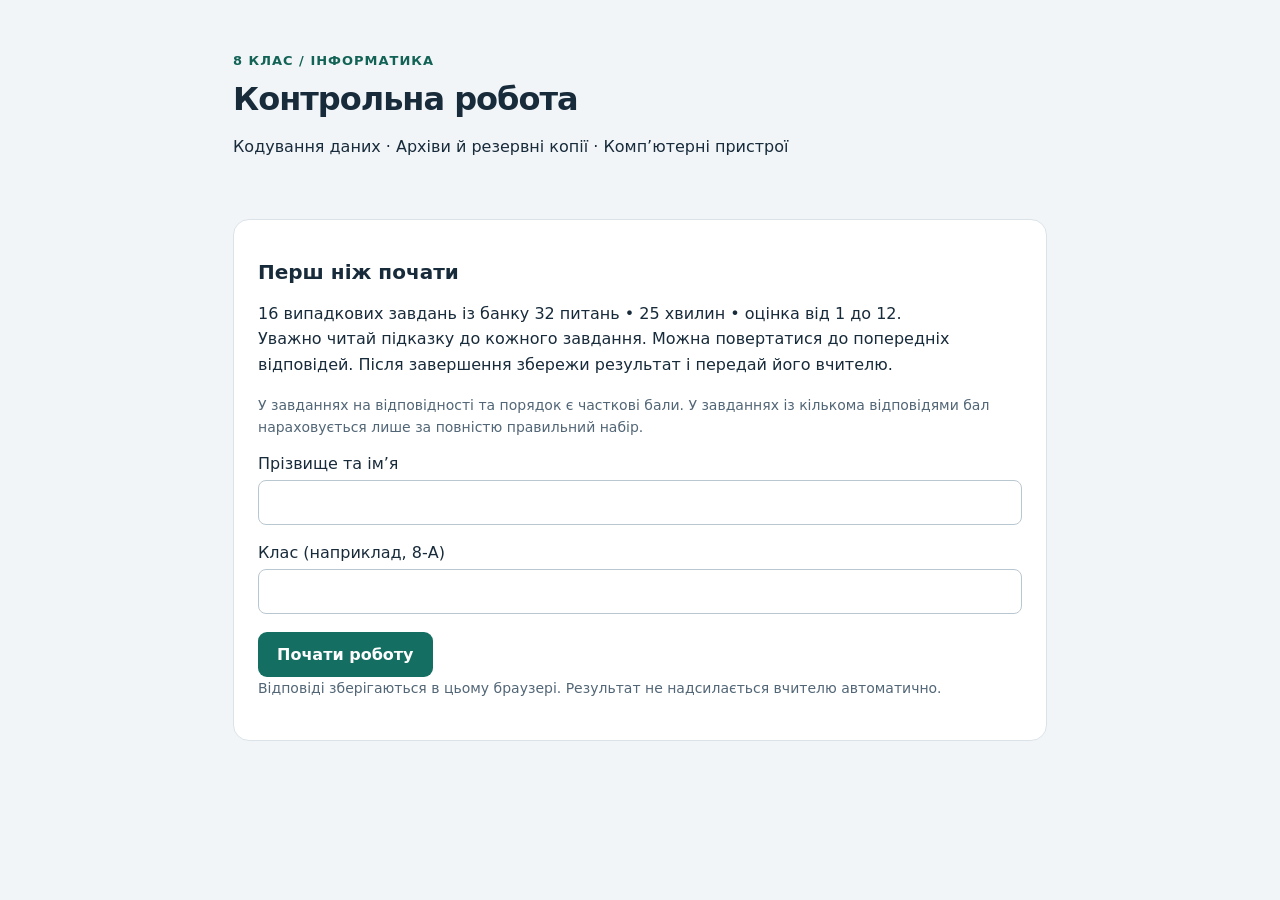
<file: index.html>
<!doctype html><html lang="uk"><meta charset="utf-8"><meta name="viewport" content="width=device-width, initial-scale=1"><title>Інформатика · Контрольна робота · 8 клас</title>
<style>
:root{font-family:system-ui,sans-serif;color:#182b3a;background:#f2f5f8}*{box-sizing:border-box}body{margin:0}main{max-width:850px;margin:auto;padding:28px 18px 70px}header{padding:25px 0}h1{font-size:32px;letter-spacing:-1px;margin:12px 0}h2{font-size:20px}p{line-height:1.6}.tag{color:#126356;font-weight:700;font-size:13px;letter-spacing:1px}.card,fieldset{background:white;border:1px solid #dbe3e9;border-radius:16px;padding:24px;margin:18px 0;min-width:0}fieldset legend{float:left;width:100%;font-weight:700;font-size:18px;margin-bottom:15px;line-height:1.5}fieldset legend+*{clear:both}.hint{color:#526676;font-size:14px;margin:0 0 16px}label.option{display:flex;align-items:center;gap:12px;padding:13px;background:#f5f7fa;border:1px solid transparent;border-radius:9px;margin:8px 0;cursor:pointer}label.option:has(input:checked){border-color:#128074;background:#eaf7f3}input,select,button{font:inherit}input[type=text],input[type=number],select{padding:12px;border:1px solid #b9c7d1;border-radius:8px;max-width:100%;background:white}input[type=text]{width:100%;margin:7px 0 18px}input[type=checkbox],input[type=radio]{width:20px;height:20px;accent-color:#147568;flex-shrink:0}button{border:0;border-radius:9px;padding:13px 19px;background:#146f62;color:white;font-weight:650;cursor:pointer}button:hover{filter:brightness(.94)}button:disabled{opacity:.4;cursor:default}.secondary{background:#e6edf2;color:#243d4d}.bar{position:sticky;top:0;z-index:5;background:#182e3e;color:white;padding:15px 20px;border-radius:12px;display:flex;justify-content:space-between;align-items:center;gap:12px}.row{display:flex;align-items:center;gap:12px;margin:12px 0;flex-wrap:wrap}.row>span{flex:1;min-width:170px}.row select{flex:1;min-width:160px}.order{list-style:none;padding:0}.order li{display:flex;align-items:center;gap:8px;background:#f4f7f9;border-radius:9px;margin:8px 0;padding:10px}.order span{flex:1}.order button{padding:8px 13px}.score{font-size:60px;font-weight:800;color:#146f62}pre{white-space:pre-wrap;font:inherit;line-height:1.65}.hidden{display:none!important}progress{width:100%;height:8px;accent-color:#146f62}.warn{color:#b84025}button:focus-visible,input:focus-visible,select:focus-visible{outline:3px solid #eea832;outline-offset:3px}@media(max-width:550px){h1{font-size:26px}.card,fieldset{padding:18px}.bar{font-size:14px}.order button{padding:9px}.row>span{width:100%;flex-basis:100%}}@media print{button,.bar{display:none}body{background:white}.card{border:0}}
</style><main><header><div class="tag">8 КЛАС / ІНФОРМАТИКА</div><h1>Контрольна робота</h1><p>Кодування даних · Архіви й резервні копії · Комп’ютерні пристрої</p></header>
<section id="intro" class="card"><h2>Перш ніж почати</h2><p>16 випадкових завдань із банку 32 питань • 25 хвилин • оцінка від 1 до 12.<br>Уважно читай підказку до кожного завдання. Можна повертатися до попередніх відповідей. Після завершення збережи результат і передай його вчителю.</p><p class="hint">У завданнях на відповідності та порядок є часткові бали. У завданнях із кількома відповідями бал нараховується лише за повністю правильний набір.</p><form id="startForm"><label for="student">Прізвище та ім’я</label><input id="student" type="text" required maxlength="100" autocomplete="name"><label for="className">Клас (наприклад, 8-А)</label><input id="className" type="text" required maxlength="30"><button>Почати роботу</button></form><p class="hint">Відповіді зберігаються в цьому браузері. Результат не надсилається вчителю автоматично.</p></section>
<section id="work" class="hidden"><div class="bar"><span id="progressText"></span><strong id="timer" role="timer"></strong></div><progress id="progress" max="16" value="0"></progress><form id="quiz"></form><button id="finish">Завершити роботу</button><p id="error" role="alert" class="warn"></p></section>
<section id="result" class="card hidden"><div class="tag">РОБОТУ ЗАВЕРШЕНО</div><h2 id="resultName"></h2><div class="score" id="grade"></div><pre id="summary"></pre><div class="row"><button id="download">Завантажити результат (.txt)</button><button class="secondary" onclick="window.print()">Друк / PDF</button></div><p>Прикріпи файл результату до завдання в Classroom або покажи цю сторінку вчителю.</p><button id="reset" class="secondary">Нова спроба</button></section></main>
<script>
const BASE=[
{type:'single',q:'Що відбувається під час кодування повідомлення?',options:['Повідомлення обов’язково видаляють','Змінюють спосіб подання, зберігаючи зміст','Завжди змінюють зміст повідомлення','Вимикають комп’ютер'],answer:[1]},
{type:'single',q:'Для чого потрібна таблиця кодів символів?',options:['Щоб змінювати гучність','Щоб визначати розмір монітора','Щоб установити відповідність між символами та їхніми кодами','Щоб створювати резервні копії'],answer:[2]},
{type:'match',q:'Установи відповідності для графічних даних.',left:['Піксель','RGB','Векторне зображення'],options:['Червоний, зелений, синій','Зображення з геометричних об’єктів','Найменший елемент растрового зображення'],answer:[2,0,1]},
{type:'multi',q:'Які цифри використовує двійкова система числення?',options:['0','2','1','9'],answer:[0,2]},
{type:'number',q:'Скільки бітів містять 3 байти?',answer:24,unit:'бітів'},
{type:'number',q:'Текст містить 20 символів. Кожен символ закодовано 1 байтом. Скільки байтів займає текст без додаткових даних?',answer:20,unit:'байтів'},
{type:'multi',q:'Вибери розширення архівних файлів.',options:['.zip','.txt','.7z','.png'],answer:[0,2]},
{type:'single',q:'Що означає стиснення без втрат?',options:['Частина даних зникає назавжди','Після відновлення отримуємо всі початкові дані','Файл обов’язково стає зображенням','Файл можна відкрити лише один раз'],answer:[1]},
{type:'order',q:'Розташуй дії створення архіву в 7-Zip у правильному порядку. Програма вже відкрита в потрібній папці.',items:['Виділити потрібні файли','Натиснути «Додати»','Задати ім’я та формат архіву','Натиснути «ОК»'],answer:[0,1,2,3]},
{type:'multi',q:'Які дії допомагають зберегти дані при поломці основного диска?',options:['Мати резервну копію на іншому носії','Зберігати єдину копію на тому самому диску','Регулярно оновлювати резервні копії','Видалити всі копії'],answer:[0,2]},
{type:'order',q:'Упорядкуй одиниці обсягу даних від найменшої до найбільшої.',items:['Біт','Байт','Кілобайт','Мегабайт'],answer:[0,1,2,3]},
{type:'match',q:'Поєднай пристрій із його основним призначенням.',left:['Клавіатура','Монітор','SSD'],options:['Довготривале зберігання даних','Введення тексту','Виведення зображення'],answer:[1,2,0]},
{type:'multi',q:'Вибери пристрої введення даних.',options:['Сканер','Принтер','Мікрофон','Колонки'],answer:[0,2]},
{type:'multi',q:'Вибери пристрої виведення даних.',options:['Клавіатура','Принтер','Навушники','Миша'],answer:[1,2]},
{type:'single',q:'Який пристрій зручно використати для перенесення файлів між комп’ютерами без інтернету?',options:['Мікрофон','Вебкамера','USB-флешнакопичувач','Монітор'],answer:[2]},
{type:'match',q:'Поєднай вид комп’ютера з відповідним описом.',left:['Ноутбук','Планшет','Суперкомп’ютер'],options:['Виконує надскладні наукові обчислення','Портативний комп’ютер із вбудованою клавіатурою та екраном','Портативний комп’ютер із сенсорним екраном, зазвичай без вбудованої фізичної клавіатури'],answer:[1,2,0]}
];

const ALTERNATIVES=[
{type:'single',q:'Що таке декодування повідомлення?',options:['Створення архіву','Відновлення повідомлення з його закодованого подання','Видалення повідомлення','Друкування будь-якого тексту'],answer:[1]},
{type:'single',q:'Що з наведеного є системою кодування символів?',options:['Unicode','Принтер','SSD','Мікрофон'],answer:[0]},
{type:'match',q:'Поєднай поняття з описом.',left:['Растрове зображення','Колірна модель RGB','Векторна графіка'],options:['Використовує червоний, зелений та синій кольори','Складається із сітки пікселів','Описує зображення за допомогою геометричних об’єктів'],answer:[1,0,2]},
{type:'multi',q:'Які записи складаються лише з двійкових цифр?',options:['1010','1201','0011','1020'],answer:[0,2]},
{type:'number',q:'Скільки бітів містять 2 байти?',answer:16,unit:'бітів'},
{type:'number',q:'Повідомлення має 30 символів, кожен закодовано 2 байтами. Скільки байтів займає повідомлення без додаткових даних?',answer:60,unit:'байтів'},
{type:'multi',q:'Вибери назви програм-архіваторів.',options:['7-Zip','Paint','WinRAR','Блокнот'],answer:[0,2]},
{type:'single',q:'Що означає розархівування?',options:['Видобування файлів з архіву','Зміна яскравості екрана','Видалення всіх файлів','Заміна монітора'],answer:[0]},
{type:'order',q:'Упорядкуй дії для видобування файлів із ZIP-архіву засобами Windows.',items:['Знайти потрібний ZIP-архів','Натиснути на ньому правою кнопкою миші','Вибрати «Видобути все»','Указати папку призначення та підтвердити видобування'],answer:[0,1,2,3]},
{type:'multi',q:'У яких ситуаціях може знадобитися резервна копія?',options:['Випадково видалили важливий файл','Зламався диск із документами','Змінили колір робочого столу','Зменшили гучність колонок'],answer:[0,1]},
{type:'order',q:'Розташуй одиниці обсягу даних від найбільшої до найменшої.',items:['Гігабайт','Мегабайт','Кілобайт','Байт'],answer:[0,1,2,3]},
{type:'match',q:'Поєднай пристрій із призначенням.',left:['Мікрофон','Принтер','USB-флешнакопичувач'],options:['Друкування на папері','Зберігання та перенесення файлів','Введення звуку'],answer:[2,0,1]},
{type:'multi',q:'Які пристрої вводять дані в комп’ютер?',options:['Вебкамера','Колонки','Клавіатура','Принтер'],answer:[0,2]},
{type:'multi',q:'За допомогою яких пристроїв комп’ютер виводить зображення?',options:['Монітор','Сканер','Проєктор','Мікрофон'],answer:[0,2]},
{type:'single',q:'Який пристрій призначений для довготривалого зберігання даних?',options:['Миша','Клавіатура','SSD','Навушники'],answer:[2]},
{type:'match',q:'Поєднай комп’ютер із типовим застосуванням.',left:['Стаціонарний ПК','Ноутбук','Суперкомп’ютер'],options:['Складні наукові розрахунки','Робота за постійним робочим місцем з окремим монітором','Навчання в дорозі завдяки вбудованому екрану, клавіатурі та акумулятору'],answer:[1,2,0]}
];
const BANK=BASE.concat(ALTERNATIVES);let QUESTIONS=BASE;
const KEY='informatics-8-test-v2';let state=null,tick=null;const $=id=>document.getElementById(id);const hints={single:'Вибери одну відповідь.',multi:'Вибери дві правильні відповіді.',match:'Обери відповідність для кожного рядка.',order:'Кнопками ↑ і ↓ установи порядок зверху вниз.',number:'Впиши лише ціле число.'};
function save(){try{localStorage.setItem(KEY,JSON.stringify(state))}catch(e){$('error').textContent='Браузер не дозволяє зберегти відповіді. Не перезавантажуй сторінку.'}}
function shuffle(a){for(let i=a.length-1;i>0;i--){let j=Math.floor(Math.random()*(i+1));[a[i],a[j]]=[a[j],a[i]]}return a}
function esc(s){return String(s).replace(/[&<>"']/g,c=>({'&':'&amp;','<':'&lt;','>':'&gt;','"':'&quot;',"'":'&#39;'}[c]))}
function answered(q,a,i){return q.type==='order'?!!state.touched[i]:q.type==='match'?a.every(v=>v!==null):q.type==='number'?a!=='':a.length>0}
function update(){let n=QUESTIONS.filter((q,i)=>answered(q,state.answers[i],i)).length;$('progressText').textContent=`Виконано ${n} із 16`;$('progress').value=n}
function render(){ $('intro').classList.add('hidden');$('work').classList.remove('hidden');$('quiz').innerHTML='';QUESTIONS.forEach((q,i)=>{let f=document.createElement('fieldset');f.id='q'+i;f.innerHTML=`<legend>${i+1}. ${esc(q.q)}</legend><p class="hint">${hints[q.type]}</p>`;let a=state.answers[i];if(q.type==='single'||q.type==='multi'){state.options[i].forEach(j=>{let l=document.createElement('label');l.className='option';let inp=document.createElement('input');inp.type=q.type==='multi'?'checkbox':'radio';inp.name='q'+i;inp.checked=a.includes(j);inp.onchange=()=>{state.answers[i]=q.type==='single'?[j]:Array.from(f.querySelectorAll('input:checked')).map(e=>+e.value);save();update()};inp.value=j;l.append(inp,document.createTextNode(q.options[j]));f.append(l)})}else if(q.type==='number'){let inp=document.createElement('input');inp.type='number';inp.min=0;inp.step=1;inp.value=a;inp.setAttribute('aria-label','Відповідь на завдання '+(i+1));inp.oninput=()=>{state.answers[i]=inp.value;save();update()};f.append(inp,document.createTextNode(' '+q.unit))}else if(q.type==='match'){q.left.forEach((s,j)=>{let row=document.createElement('label');row.className='row';row.innerHTML=`<span>${esc(s)}</span>`;let sel=document.createElement('select');sel.innerHTML='<option value="">Обери…</option>'+state.options[i].map(k=>`<option value="${k}">${esc(q.options[k])}</option>`).join('');sel.value=a[j]===null?'':a[j];sel.onchange=()=>{state.answers[i][j]=sel.value===''?null:+sel.value;save();update()};row.append(sel);f.append(row)})}else{let ul=document.createElement('ol');ul.className='order';a.forEach((k,j)=>{let li=document.createElement('li');li.innerHTML=`<span>${j+1}. ${esc(q.items[k])}</span>`;[-1,1].forEach(d=>{let b=document.createElement('button');b.type='button';b.className='secondary';b.textContent=d<0?'↑':'↓';b.setAttribute('aria-label',(d<0?'Вгору: ':'Вниз: ')+q.items[k]);b.disabled=j+d<0||j+d>=a.length;b.onclick=()=>{[a[j],a[j+d]]=[a[j+d],a[j]];state.touched[i]=true;save();let y=scrollY;render();scrollTo(0,y);$('q'+i).querySelectorAll('.order li')[j+d].querySelectorAll('button')[d<0?0:1].focus({preventScroll:true})};li.append(b)});ul.append(li)});f.append(ul);let l=document.createElement('label');l.className='option';let c=document.createElement('input');c.type='checkbox';c.checked=!!state.touched[i];c.onchange=()=>{state.touched[i]=c.checked;save();update()};l.append(c,document.createTextNode('Порядок перевірено'));f.append(l)}$('quiz').append(f)});update();clock()}
function score(q,a){if(q.type==='number')return a!==''&&Number(a)===q.answer?1:0;if(q.type==='match'||q.type==='order')return a.filter((v,j)=>v===q.answer[j]).length/q.answer.length;return a.length===q.answer.length&&a.every(v=>q.answer.includes(v))?1:0}
function clock(){if(!state||state.done)return;let seconds=Math.max(0,Math.ceil((state.deadline-Date.now())/1000));$('timer').textContent=`${Math.floor(seconds/60)}:${String(seconds%60).padStart(2,'0')}`;if(seconds===0)finish(true)}
function finish(auto=false){if(state.done)return;state.done=true;state.ended=new Date().toISOString();state.auto=auto;save();clearInterval(tick);showResult()}
function report(){let points=QUESTIONS.map((q,i)=>(q.type==='order'&&!state.touched[i]?0:score(q,state.answers[i])));let sum=points.reduce((a,b)=>a+b,0),grade=Math.max(1,Math.round(sum/16*12));let details=QUESTIONS.map((q,i)=>{let a=state.answers[i],txt=q.type==='number'?(a||'—'):q.type==='match'?q.left.map((s,j)=>s+': '+(a[j]===null?'—':q.options[a[j]])).join('; '):q.type==='order'?a.map(k=>q.items[k]).join(' → '):a.map(k=>q.options[k]).join('; ')||'—';return `${i+1}. ${q.q}\nВідповідь: ${txt}\nБал: ${points[i].toFixed(2)} / 1`}).join('\n\n');return {grade,text:`Контрольна робота з інформатики • 8 клас\nУчень: ${state.name}\nКлас: ${state.className}\nВаріант: ${state.ids.map(i=>i+1).join('-')}\nЗавершено: ${new Date(state.ended).toLocaleString('uk-UA')}\nБалів: ${sum.toFixed(2)} / 16\nОцінка: ${grade} / 12\n${state.auto?'Час вичерпано. Роботу завершено автоматично.':'Роботу завершив учень.'}\n\n${details}`}}
function showResult(){ $('intro').classList.add('hidden');$('work').classList.add('hidden');$('result').classList.remove('hidden');let r=report();$('resultName').textContent=state.name+' · '+state.className;$('grade').textContent=r.grade+' / 12';$('summary').textContent=r.text.split('\n\n')[0]}
$('startForm').onsubmit=e=>{e.preventDefault();let name=$('student').value.trim(),cl=$('className').value.trim();if(!name||!cl)return;QUESTIONS=shuffle(BASE.map((_,i)=>BANK[i+(Math.random()<0.5?0:16)]));state={ids:QUESTIONS.map(q=>BANK.indexOf(q)),name,className:cl,deadline:Date.now()+25*60*1000,done:false,touched:{},options:QUESTIONS.map(q=>q.options?shuffle(q.options.map((_,i)=>i)):[]),answers:QUESTIONS.map(q=>q.type==='number'?'':q.type==='match'?q.left.map(()=>null):q.type==='order'?shuffle(q.items.map((_,i)=>i)):[])};save();render();tick=setInterval(clock,1000)};
$('finish').onclick=()=>{let n=QUESTIONS.filter((q,i)=>!answered(q,state.answers[i],i)).length;if(confirm(n?`Не виконано завдань: ${n}. Усе одно завершити?`:'Завершити роботу й отримати оцінку?')){finish();scrollTo(0,0)}};
$('download').onclick=()=>{let blob=new Blob(['\ufeff'+report().text],{type:'text/plain;charset=utf-8'}),u=URL.createObjectURL(blob),a=document.createElement('a');a.href=u;a.download='informatyka-'+state.name.replace(/[^\p{L}\p{N}_-]+/gu,'_')+'.txt';a.click();setTimeout(()=>URL.revokeObjectURL(u),1000)};
$('reset').onclick=()=>{if(confirm('Результат збережено? Очистити поточну спробу та почати нову?')){try{localStorage.removeItem(KEY)}catch(e){}location.reload()}};
try{state=JSON.parse(localStorage.getItem(KEY));if(state){QUESTIONS=state.ids.map(i=>BANK[i]);if(state.done)showResult();else{render();tick=setInterval(clock,1000)}}}catch(e){state=null}
</script></html>
</file>
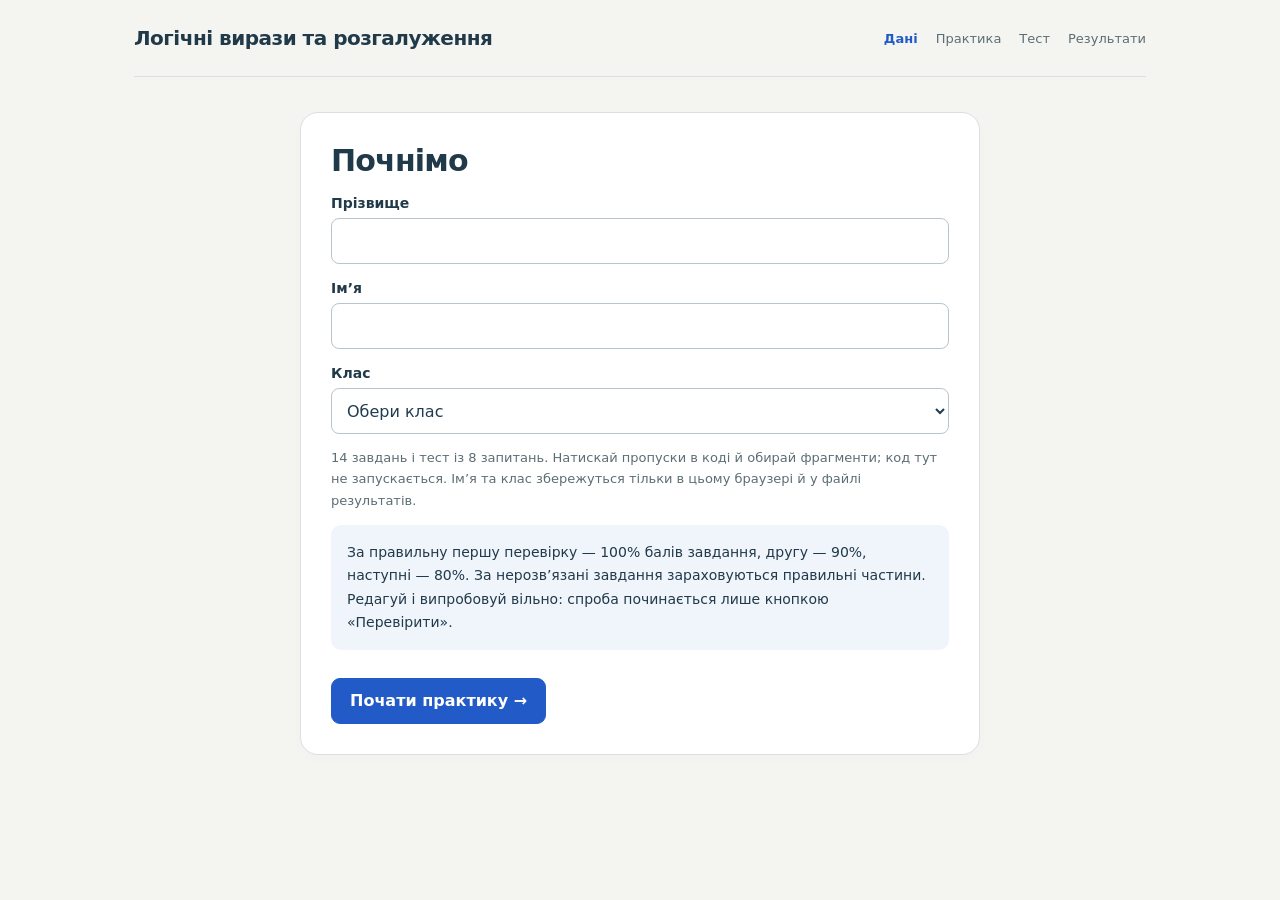
<file: branching/index.html>
<!doctype html>
<html lang="uk"><head><meta charset="utf-8"><meta name="viewport" content="width=device-width,initial-scale=1"><title>Практика</title><link rel="stylesheet" href="assets/style.css"><script src="lesson.js"></script><script src="assets/engine.js"></script><script src="assets/practice.js" defer></script></head>
<body><main>
<header><span class="brand">Кнопка й напис</span><ol id="stages" aria-label="Етапи роботи"><li>Дані</li><li>Практика</li><li>Тест</li><li>Результати</li></ol></header>
<div id="warning" class="warning" role="alert" hidden><span id="warningText"></span></div>
<section id="identity" class="panel narrow" hidden><h1>Почнімо</h1><form id="identityForm"><label for="surname">Прізвище</label><input id="surname" autocomplete="family-name" maxlength="60" required><label for="firstName">Ім’я</label><input id="firstName" autocomplete="given-name" maxlength="60" required><label for="className">Клас</label><select id="className" required><option value="">Обери клас</option></select><p class="small">15 коротких практичних завдань, потім окремий тест. У завданнях — візуальна модель кнопок і написів.</p><p class="policy">За правильну першу перевірку — 100% балів завдання, другу — 90%, наступні — 80%. За нерозв’язані завдання зараховуються правильні частини. Редагуй і випробовуй вільно: спроба починається лише кнопкою «Перевірити».</p><button class="primary" type="submit">Почати практику →</button></form></section>
<section id="practice" hidden><div class="progress-line"><span id="taskCount"></span><progress id="progress" max="14" value="0"></progress></div><nav id="taskNav" aria-label="Завдання практики"></nav><div class="panel"><h1 id="taskTitle"></h1><p id="instruction" class="instruction"></p><div class="studio"><form id="taskForm"><div id="fields"></div></form><aside><h2>Результат</h2><div id="preview" class="preview"></div><pre id="codePreview"></pre><p id="previewNote" class="small" aria-live="polite"></p></aside></div><p id="feedback" class="feedback" role="status" aria-live="polite"></p><div class="actions"><button id="check" class="primary" form="taskForm" type="submit">Перевірити</button><button id="next" disabled>Далі →</button></div></div></section>
<section id="test" class="panel narrow test-panel" hidden><h1>Короткий тест</h1><p>8 запитань про виконані завдання. Відповіді перевіряються після завершення всього тесту; правило повторних спроб практики тут не застосовується.</p><form id="testForm"><div id="questions"></div><button class="primary" id="finishTest" type="submit">Завершити тест</button></form></section>
<section id="results" class="panel" hidden><h1>Результати тренажера</h1><div id="scores" class="scores"></div><div id="exportArea" hidden><p>Робота збережена на цьому пристрої. Сайт її нікуди не надсилав. Завантаж файл результатів, прикріпи його до завдання Classroom і натисни «Здати» там.</p><div class="actions"><button id="exportHTML" class="primary">Завантажити результат</button><button id="newWork">Почати нову роботу</button></div><p id="exportNote" class="small" role="status"></p></div><div id="deductions"></div></section>
<p id="loading" class="small">Завантаження…</p>
</main></body></html>
</file>
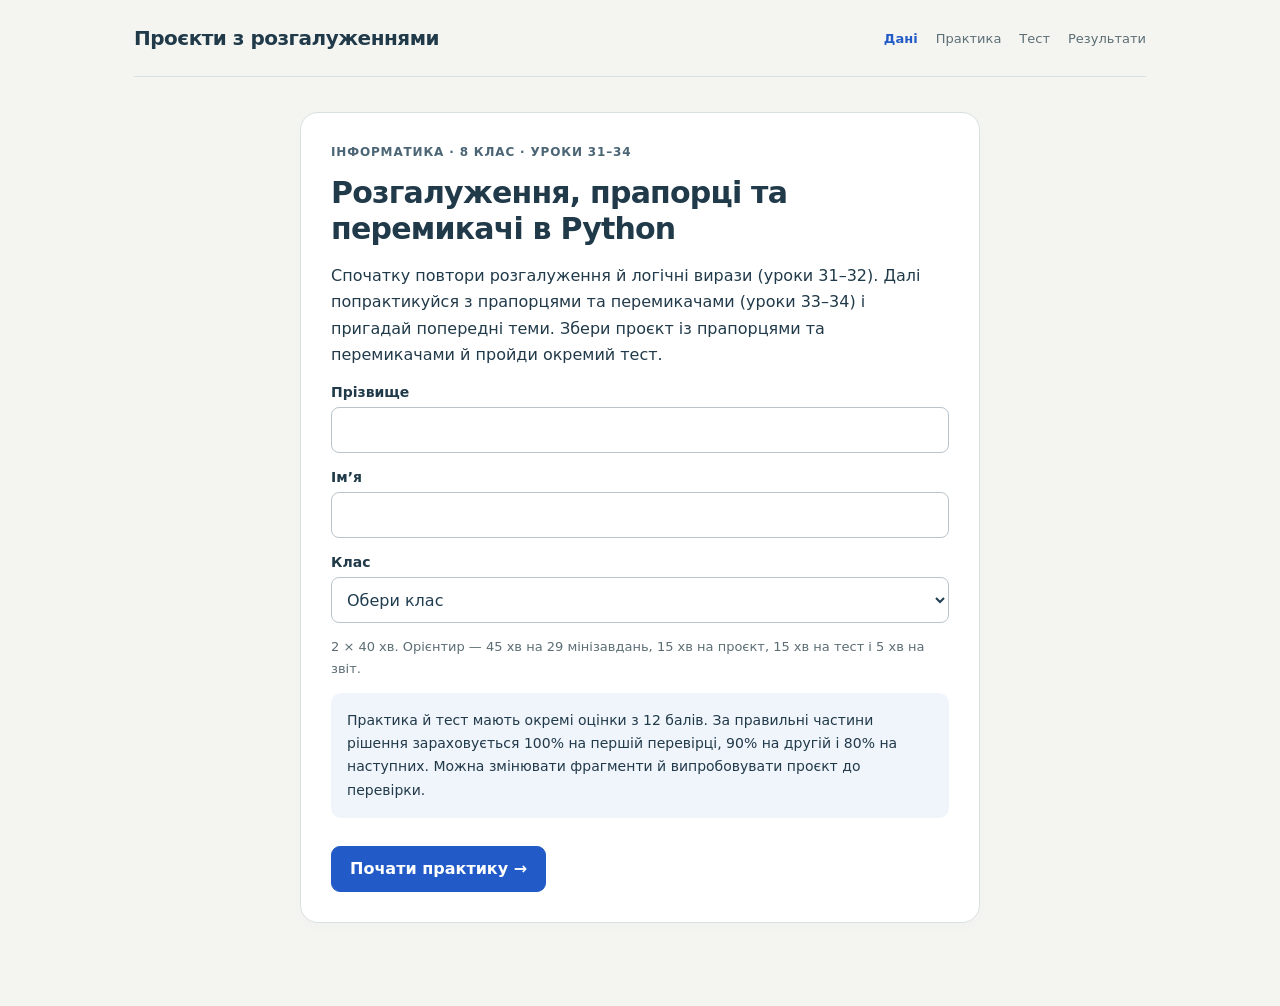
<file: checkboxes/index.html>
<!doctype html>
<html lang="uk">
<head>
<meta charset="utf-8">
<meta name="viewport" content="width=device-width, initial-scale=1">
<meta name="theme-color" content="#f4f5f1">
<title>Проєкти з розгалуженнями · Уроки 31–34</title>
<style>

:root{font-family:'Segoe UI',system-ui,sans-serif;color:#213a4a;background:#f4f5f1;--blue:#225bc7;--line:#d9e0e2;--muted:#5c6d74}
*{box-sizing:border-box}
body{margin:0}
main{max-width:1060px;margin:auto;padding:0 24px 48px}
header{display:flex;align-items:center;justify-content:space-between;gap:20px;padding:26px 0;border-bottom:1px solid var(--line);margin-bottom:28px}
.brand{font-weight:750;font-size:20px;letter-spacing:-.5px}
header ol{display:flex;list-style:none;gap:18px;padding:0;margin:0;font-size:13px;color:var(--muted)}
.panel{background:#fff;border:1px solid var(--line);border-radius:18px;padding:30px;margin-bottom:22px;box-shadow:0 4px 14px #19374904}
.narrow{max-width:680px;margin:35px auto}
h1{font-size:30px;line-height:1.2;letter-spacing:-.8px;margin:0 0 16px}
h2{font-size:16px;margin:0 0 12px;font-weight:650}
p{line-height:1.65}
button,input,select{font:inherit}
button{min-height:46px;padding:11px 18px;border-radius:9px;border:1px solid #b9c8ce;background:#fff;color:#233e50;font-weight:650;cursor:pointer}
button:hover{background:#eef3fb}
button:disabled{opacity:.48;cursor:default}
button.primary{background:var(--blue);border-color:var(--blue);color:#fff}
button.primary:hover{background:#174ba8}
label{display:block;margin:16px 0 7px;font-size:14px;font-weight:650}
input,select{width:100%;min-height:46px;padding:11px;border:1px solid #b8c5cd;border-radius:8px;color:#203d50;background:#fff}
button:focus-visible,input:focus,select:focus{outline:3px solid #edc15d;outline-offset:2px}
.small{font-size:13px;color:var(--muted)}
.policy{font-size:14px;background:#f0f4fb;border-radius:10px;padding:16px}
.narrow .primary{margin-top:14px}
.progress-line{display:flex;align-items:center;font-size:14px;margin-bottom:15px}
progress{width:100%;height:7px;accent-color:var(--blue)}
#taskNav{display:flex;gap:6px;flex-wrap:wrap;margin-bottom:20px}
#taskNav button{padding:0;border-radius:50%}
.instruction{max-width:840px;font-size:16px}
.feedback{font-size:14px}
.feedback.good{color:#256649}
.actions{display:flex;gap:12px;border-top:1px solid #e2e6e8;padding-top:20px}
.warning{padding:15px 18px;border:1px solid #dfc17b;background:#fff6de;border-radius:10px;line-height:1.6;font-size:14px;margin-bottom:18px}
.scores{display:grid;grid-template-columns:1fr 1fr;gap:20px;margin:25px 0}
.score-card{background:#f0f4fa;padding:22px;border-radius:12px}
.score{font-size:36px;font-weight:750;color:var(--blue)}
.result-row{padding:15px 0;border-bottom:1px solid var(--line)}
.result-row strong{display:block;font-size:14px;margin-bottom:5px}
.result-row p{margin:4px 0;font-size:13px;color:#516675}
[hidden]{display:none!important}
@media(max-width:700px){
  header{padding:19px 0;display:block;margin-bottom:20px}
  .brand{font-size:18px}
  header ol{margin-top:14px;gap:14px;font-size:12px}
  .panel{border-radius:14px}
  .narrow{margin:22px auto}
  h1{font-size:25px}
  .instruction{font-size:15px}
  .progress-line{font-size:13px}
  .scores{grid-template-columns:1fr}
  .actions button{padding:11px}
}

:root{color-scheme:light}
header ol{flex-wrap:wrap}
header li[aria-current]{color:var(--blue);font-weight:750}
.eyebrow{font-size:.75rem;font-weight:750;color:#4b6575;letter-spacing:.07em;margin:0 0 12px}
h1:focus{outline:none}
#taskNav button{width:44px;min-height:44px;font-size:14px}
#taskNav button[aria-current]{background:#213e54;color:#fff;border-color:#213e54}
#taskNav .done:not([aria-current]){background:#edf7f0;border-color:#6da88a;color:#215239}
.progress-line{gap:12px}
progress{flex:1;min-width:40px}
#code{background:#f4f7fb;border:1px solid #d9e3ef;color:#19394e;font:14px/1.95 Consolas,'Courier New',monospace;white-space:pre-wrap;overflow-wrap:anywhere;margin:0;padding:16px}
.blank,.option{font:inherit;text-align:left;white-space:pre-wrap;overflow-wrap:anywhere}
.blank{vertical-align:baseline;max-width:100%;min-width:48px;min-height:44px;padding:5px 10px;margin:3px 1px;background:#eaf1ff;color:#17479a;border:1px dashed #3972bc}
.blank.filled{border-style:solid;background:#fff}
.blank.block{max-width:calc(100% - 8ch)}
.blank:disabled{opacity:1;background:#f1f7f3;border-color:#9ebca9;color:#244a39}
.instruction{margin-bottom:14px}
.brief{padding:12px 16px;background:#f0f4fb;border-radius:10px;margin:0 0 20px}
.brief p{margin:4px 0}
.brief ul{padding-left:22px;line-height:1.6;margin:8px 0}
.feedback{padding:10px 0 0}
.feedback:empty{display:none}
.feedback p{margin:7px 0 12px}
.feedback ul{padding-left:22px;line-height:1.6}
.needs-work{color:#794515}
.actions{margin-top:16px;flex-wrap:wrap}
dialog{max-height:calc(100dvh - 32px);width:min(620px,calc(100% - 28px));padding:20px;color:inherit;border:1px solid var(--line);border-radius:15px}
dialog::backdrop{background:#132b44a0}
.dialog-head{display:flex;align-items:center;justify-content:space-between;gap:12px;margin-bottom:12px}
.dialog-head h2{margin:0}
#choices{display:grid;gap:8px}
.option{font-family:Consolas,'Courier New',monospace}
.option.selected{border-color:var(--blue);background:#edf3ff}
#sim{margin-top:20px;padding:16px;border:1px solid #d3dbe1;border-radius:12px;background:#f0f2f5}
.sim-controls{display:flex;flex-wrap:wrap;gap:8px;margin:10px 0}
.sim-controls button[aria-pressed=true]{background:#e3edff;border-color:#3972bc}
#sim h3{font-size:14px;margin:14px 0 4px}
#simOutput{margin-bottom:0;overflow-wrap:anywhere}
.question{margin:20px 0 0;padding:10px 0 14px;border:0;border-bottom:1px solid var(--line);min-inline-size:0}
.question legend{font-weight:700;line-height:1.5;padding:0}
.question .test-option{display:flex;align-items:center;gap:11px;min-height:44px;margin:5px 0;padding:4px 10px;border-radius:8px;background:#f5f7fb;cursor:pointer;font-size:15px}
.test-option input{width:18px;min-height:18px;flex:none;accent-color:var(--blue)}
details{margin-top:20px}
summary{cursor:pointer;font-weight:650;padding:8px 0}
@media(max-width:700px){
  main{padding-inline:12px}
  .panel,.test-panel{padding:16px}
  #code{padding:10px;font-size:13px}
  .actions button{flex:1 1 auto}
}
</style>
</head>
<body><main>
<header>
  <span class="brand">Проєкти з розгалуженнями</span>
  <ol id="stages" aria-label="Етапи роботи"><li>Дані</li><li>Практика</li><li>Тест</li><li>Результати</li></ol>
</header>
<div id="storage" class="warning" role="status" hidden>Браузер не зберігає прогрес. Залиш сторінку відкритою і після тесту завантаж звіт.</div>
<noscript><p class="warning">Увімкни JavaScript у браузері, щоб працювати з тренажером.</p></noscript>
<section id="identity" class="panel narrow" hidden>
  <p class="eyebrow">ІНФОРМАТИКА · 8 КЛАС · УРОКИ 31–34</p>
  <h1 tabindex="-1">Розгалуження, прапорці та перемикачі в Python</h1>
  <p>Спочатку повтори розгалуження й логічні вирази (уроки 31–32). Далі попрактикуйся з прапорцями та перемикачами (уроки 33–34) і пригадай попередні теми. Збери проєкт із прапорцями та перемикачами й пройди окремий тест.</p>
  <form id="identityForm">
    <label for="surname">Прізвище</label><input id="surname" autocomplete="family-name" maxlength="60" required>
    <label for="firstName">Ім’я</label><input id="firstName" autocomplete="given-name" maxlength="60" required>
    <label for="className">Клас</label>
    <select id="className" required><option value="">Обери клас</option><option>8-А</option><option>8-Б</option><option>8-Г</option><option>8-Д</option><option>8-Є</option></select>
    <p class="small">2 × 40 хв. Орієнтир — 45 хв на 29 мінізавдань, 15 хв на проєкт, 15 хв на тест і 5 хв на звіт.</p>
    <p class="policy">Практика й тест мають окремі оцінки з 12 балів. За правильні частини рішення зараховується 100% на першій перевірці, 90% на другій і 80% на наступних. Можна змінювати фрагменти й випробовувати проєкт до перевірки.</p>
    <button type="submit" class="primary">Почати практику →</button>
  </form>
</section>
<section id="practice" hidden>
  <div class="progress-line"><span id="taskCount"></span><progress id="progress" aria-label="Перевірені завдання"></progress></div>
  <nav id="taskNav" aria-label="Завдання практики"></nav>
  <div class="panel">
    <p id="eyebrow" class="eyebrow"></p>
    <h1 id="taskTitle" tabindex="-1"></h1>
    <p id="instruction" class="instruction"></p>
    <div id="projectBrief" class="brief" hidden>
      <p>За середній бал понад 10 нарахуй 10 балів рейтингу, понад 7 до 10 включно — 7, понад 4 до 7 включно — 4, до 4 включно — 1.</p>
      <p>За кожне вибране заняття додай 2 бали. Заняття можна вибирати незалежно. Після натискання «Обчислити» покажи суму в написі. Якщо діапазон ще не вибрано, покажи «Обери діапазон».</p>
      <p>Приклади. Середній бал 10 і два заняття дають рейтинг 11. Середній бал 4 без занять дає 1.</p>
    </div>
    <p id="snippetNote" class="small">Натисни пропуск і вибери фрагмент. У фрагментах вікно Tkinter та змінні, створені раніше, уже доступні.</p>
    <pre id="code" aria-label="Код Python"></pre>
    <aside id="sim" hidden>
      <h2>Симуляція вікна Tkinter</h2>
      <p class="small">Браузер моделює поточні блоки конструктора. Дії в симуляції не впливають на оцінку.</p>
      <h3>Середній бал</h3>
      <div id="simRanges" class="sim-controls"></div>
      <h3>Додаткові заняття</h3>
      <div id="simExtras" class="sim-controls"></div>
      <button id="simRun" type="button">Обчислити</button>
      <p id="simOutput" role="status"></p>
    </aside>
    <div id="feedback" class="feedback" role="status" aria-live="polite"></div>
    <div class="actions">
      <button id="prev" type="button">← Назад</button>
      <button id="check" type="button" class="primary">Перевірити</button>
      <button id="next" type="button">Далі →</button>
    </div>
  </div>
</section>
<section id="test" class="panel narrow test-panel" hidden>
  <h1 tabindex="-1">Підсумковий тест</h1>
  <p>Вибери одну відповідь у кожному з 12 запитань. Після завершення побачиш окрему оцінку й пояснення, де була помилка.</p>
  <form id="testForm"><div id="questions"></div><button type="submit" class="primary">Завершити тест</button></form>
</section>
<section id="results" class="panel" hidden>
  <h1 tabindex="-1">Результати тренажера</h1>
  <p id="profileResult"></p>
  <div id="scores" class="scores"></div>
  <p>Прогрес і оцінки зберігаються в локальному сховищі цього браузера. Щоб передати оцінки вчителю, завантаж HTML-звіт і прикріпи його до завдання в Classroom.</p>
  <div class="actions"><button id="export" type="button" class="primary">Завантажити результат</button><button id="newWork" type="button">Почати нову роботу</button></div>
  <details><summary>Бали та помилкові перевірки за завданнями</summary><div id="detail"></div></details>
  <details><summary>Відповіді підсумкового тесту</summary><div id="testReview"></div></details>
</section>
<dialog id="picker" aria-labelledby="pickerTitle">
  <div class="dialog-head"><h2 id="pickerTitle"></h2><form method="dialog"><button>Закрити</button></form></div>
  <div id="choices"></div>
</dialog>
</main>
<script>
'use strict';

const slot = (valid, options, hint) => ({valid, options, hint});
const task = (title, goal, code, fields) => ({title, goal, code, fields, points:2});
const branching31 = [
task('Зміна лише за умови','Напис спочатку показує «Очікування». Якщо x дорівнює 10, заміни текст на «Готово». Для всіх інших значень залиш початковий текст.',
"message = 'Очікування'\nif @@:\n    message = 'Готово'",[
slot(['x == 10','10 == x'],['x >= 10','10 == x','x = 10','x == 10'],'Перевір x = 9, 10 і 11. Зміна потрібна тільки для 10.')]),
task('Обидві умови потрібні','Число x має бути додатним і не перевищувати 5. Для 0 та 6 покажи «Поза межами», а для 5 — «У межах».',
"if @@:\n    message = 'У межах'\nelse:\n    message = 'Поза межами'",[
slot(['x > 0 and x <= 5','0 < x <= 5'],['x > 0 or x <= 5','0 < x <= 5','x > 0 && x <= 5','x > 0 and x <= 5'],'Обидві межі повинні виконуватися одночасно.')]),
task('Одне слово чи кілька','Введено принаймні одне слово. Слова відділено звичайними пробілами, на краях рядка пробілів немає. Вибери умову, яка спрацьовує для «добрий день» і не спрацьовує для «привіт».',
"s = str_var.get()\nif @@:\n    message = 'Кілька слів'\nelse:\n    message = 'Одне слово'",[
slot(["' ' in s"],["s == ' '","' ' not in s","' ' inside s","' ' in s"],'Перевір, чи є в рядку пробіл між словами.')]),
task('Передай висновок у напис','Після натискання кнопки покажи в написі готовий висновок зі змінної message. Напис label уже створено.',
"def click():\n    # Тут програма визначає message\n    @@\nButton(text='Показати', command=click).pack()",[
slot(["label['text'] = message"],["label['text'] = 'message'","label['text'] = message","label['bg'] = message","label['text'] == message"],'Зміни саме текст напису й передай значення змінної.')]),
task('Зміни істинність','Якщо ready істинна, blocked має бути хибною. Якщо ready хибна, blocked має бути істинною.',
"blocked = @@\nif blocked:\n    label['text'] = 'Зачекай'\nelse:\n    label['text'] = 'Готово'",[
slot(['not ready','ready == False'],['ready','ready == False','notready','not ready'],'Перевір обидва можливі значення ready.')]),
task('Достатньо однієї умови','Першу формулу застосуй, якщо x менше за −3 або більше за 5. Для −3 і 5 потрібна друга формула.',
"if @@:\n    y = 2 * x - 12\nelse:\n    y = 7 - 8 * x",[
slot(['x < -3 or x > 5','x > 5 or x < -3'],['x <= -3 or x >= 5','x > 5 or x < -3','x < -3 and x > 5','x < -3 || x > 5','x < -3 or x > 5'],'Перевір обидві межі та по одному числу за кожною з них.')])
];
const branching32 = [
task('Порівняй числа з двох полів','У двох полях введено числа, зокрема дробові. Після натискання кнопки покажи «Перше більше», якщо перше число більше за друге. Для рівних чисел покажи «Перше не більше».',
"def click():\n    a = float(entry1.get())\n    b = @@\n    if @@:\n        label['text'] = 'Перше більше'\n    else:\n        label['text'] = 'Перше не більше'",[
slot(['float(entry2.get())'],['entry2.get()','float(entry2.get())','int(entry2.get())','float(entry2.get(]'],'Прочитай саме друге поле й перетвори його текст на число з дробовою частиною.'),
slot(['a > b','b < a'],['a >= b','b < a','a => b','a > b'],'За a = 2.5 і b = 1.5 потрібна перша гілка. За рівності потрібна друга.')]),
task('Перевір порядок логічних дій','Умову доступу виконано, якщо є квиток або запрошення. Якщо прохід закрито, доступу немає навіть із квитком та запрошенням.',
"if @@:\n    label['text'] = 'Доступ є'\nelse:\n    label['text'] = 'Доступу немає'",[
slot(['(ticket or invite) and not closed','not closed and (ticket or invite)'],['ticket or invite and not closed','not closed and (ticket or invite)','(ticket or invite) and !closed','(ticket or invite) and not closed'],'Спочатку об’єднай два способи входу. Потім перевір, чи відкритий прохід.')]),
task('Три можливі висновки','Дискримінант D уже обчислено. Коли D додатний, є два дійсні корені. Коли D дорівнює нулю, є один. Коли D від’ємний, дійсних коренів немає.',
"@@:\n    message = 'Два корені'\nelif @@:\n    message = 'Один корінь'\nelse:\n    message = 'Дійсних коренів немає'",[
slot(['if D > 0'],['if D >= 0','if D > 0','if D < 0','if D => 0'],'Нуль має потрапити в окрему гілку.'),
slot(['D == 0','0 == D','D >= 0'],['D = 0','D < 0','D >= 0','0 == D','D == 0'],'До цієї гілки потрапляють тільки D ≤ 0. Умова має відокремити нуль від від’ємних чисел.')]),
task('Сума в написі','У двох полях введено дробові числа. Покажи їхню суму. Якщо сума від’ємна, покажи «Від’ємна сума». Для 2.5 та −2.5 покажи 0.0.',
"a = float(entry1.get())\nb = float(entry2.get())\nz = a + b\nif z < 0:\n    label['text'] = 'Від’ємна сума'\nelse:\n    label['text'] = @@",[
slot(['str(z)'],['str(a)','str z','str(z)','str(a - b)'],'У напис треба передати суму двох чисел як текст.')]),
task('Кнопка оновлює повідомлення','Після натискання «Перевірити» прочитай поточний текст із поля. Якщо поле порожнє, покажи «Введи текст». Інакше покажи введений текст у написі.',
"def click():\n    text = entry.get()\n    if text == '':\n        label['text'] = 'Введи текст'\n    else:\n        label['text'] = text\nButton(text='Перевірити', @@).pack()",[
slot(['command=click'],['command=click()','command==click','command=click','text=click'],'Кнопка повинна викликати обробник після натискання.')]),
task('Розгалуження перед діленням','Поля містять дробові числа a і b. Кнопка показує частку a / b. Якщо b дорівнює нулю, вона показує повідомлення і пропускає ділення.',
"def click():\n    a = float(entry1.get())\n    b = float(entry2.get())\n    if @@:\n        label['text'] = 'Ділення на нуль'\n    else:\n        label['text'] = str(a / b)\nButton(text='Обчислити', @@).pack()",[
slot(['b == 0','0 == b'],['b != 0','0 == b','b = 0','b == 0'],'Перевір знаменник перед діленням.'),
slot(['command=click'],['command=click()','text=click','command==click','command=click'],'Обробник має запускатися при натисканні.')])
];
const rating = task('Межі рейтингу','За середній бал більший за 10 дай 10 рейтингових балів. За середній бал більший за 7 і до 10 включно дай 7. За більший за 4 і до 7 включно дай 4. У решті випадків дай 1.',
"if average > 10:\n    s = 10\n@@:\n    s = 7\nelif average > 4:\n    s = 4\nelse:\n    s = 1",[
slot(['elif average > 7','elif 7 < average <= 10'],['elif average >= 7','elif 7 < average <= 10','elif average > 4','else average > 7','elif average > 7'],'Перша гілка вже обробила значення понад 10. Перевір, куди мають потрапити рівно 7 і рівно 10.')]);

const checkboxes = [
task('Стан позначки','Змінна color має зберігати логічне значення: істину, коли варіант відмічено, і хибу, коли позначку знято.',
"color = @@\nCheckbutton(text='Колір', variable=color).pack()",[
slot(['BooleanVar()'],['IntVar()','BooleanVar()','BooleanVar(','StringVar()'],'Потрібна спеціальна змінна логічного типу, пов’язана з елементом вікна.')]),
task('Два незалежні вибори','У вікні можна відмітити обидва варіанти, один або жодного. Кожний елемент має зберігати власний стан.',
"top = BooleanVar()\nbg = BooleanVar()\n@@(text='Заголовок', variable=top).pack()\nCheckbutton(text='Колір', variable=@@).pack()",[
slot(['Checkbutton'],['Radiobutton','Checkbutton','Check-button'],'Перший елемент має вмикатися й вимикатися незалежно від другого.'),
slot(['bg'],['top','bg()','bg'],'Зістав кожний підпис з окремою змінною.')]),
task('Позначка під час запуску','На початку у варіанта «Колір» уже має бути позначка.',
"color = BooleanVar()\nflag = Checkbutton(text='Колір', variable=color)\nflag.pack()\n@@",[
slot(['color.set(True)','flag.select()'],['color.set(False)','flag.select()','color.set[True]','color.set(True)'],'Після створення стан за замовчуванням хибний. Встанови стан вибору.')]),
task('Зміна кольору','У цьому обробнику колір вікна стає червоним лише тоді, коли користувач поставив позначку «Колір».',
"color = BooleanVar()\nCheckbutton(text='Колір', variable=color).pack()\ndef click():\n    if @@:\n        root['bg'] = 'red'",[
slot(['color.get()','color.get() == True'],['not color.get()','color.get() == True','color.get()','color.get(]'],'Умова має читати поточний стан і бути істинною саме за наявності позначки.')]),
task('Дві дії за одне натискання','Якщо є обидві позначки, зміни і заголовок, і колір. Якщо вибрано лише одну, застосуй лише відповідну зміну.',
"def click():\n    if title.get():\n        root.title('Заголовок змінено')\n    @@ color.get():\n        root['bg'] = 'red'",[
slot(['if'],['elif','if','else if'],'Простеж виконання, коли обидві умови істинні.')]),
task('Дозвіл за двох умов','Покажи «Дозволено», якщо є позначка agree і введений вік не менший за 14. Вік — ціле число. Для 14 із позначкою дозвіл має спрацювати.',
"age = int(entry.get())\nif @@:\n    label['text'] = 'Дозволено'\nelse:\n    label['text'] = 'Перевір дані'",[
slot(['agree.get() and age >= 14','age >= 14 and agree.get()'],['agree.get() or age >= 14','age >= 14 and agree.get()','agree.get() and age > 14','agree.get() && age >= 14','agree.get() and age >= 14'],'Потрібні обидві умови, а вік 14 належить до дозволених.')])
];

const radios = [
task('Лише один варіант','Вибір «Колір» має знімати вибір «Розміри» й навпаки. Доповни рядок для варіанта «Колір».',
"choice = IntVar()\nother = IntVar()\n@@(text='Колір', variable=@@, value=1).pack()\nRadiobutton(text='Розміри', variable=choice, value=2).pack()",[
slot(['Radiobutton'],['Checkbutton','Radio-button','Radiobutton'],'Елементи одного типу мають працювати як взаємовиключна група.'),
slot(['choice'],['other','choice','choice.get()'],'Учасники групи мають використовувати одну спільну змінну.')]),
task('Початковий вибір у групі','Під час відкриття вікна одразу вибрано «Розміри». Значення 1 закріплено за варіантом «Колір».',
"choice = IntVar()\nRadiobutton(text='Колір', variable=choice, value=1).pack()\nRadiobutton(text='Розміри', variable=choice, value=@@).pack()\nchoice.set(2)",[
slot(['2'],['1','2','==2','0'],'Початковий вибір відповідає значенню, записаному в останньому рядку.')]),
task('Третя дія лише за вибором','У групі значення 1 означає заголовок, 2 — колір, 3 — розміри. Якщо вибору немає (0), кнопка нічого не змінює.',
"def click():\n    if choice.get() == 1:\n        root.title('Заголовок змінено')\n    elif choice.get() == 2:\n        root['bg'] = 'red'\n    @@\n        root.geometry('600x300')",[
slot(['elif choice.get() == 3:','if choice.get() == 3:'],['else:','if choice.get() == 3:','elif choice.get() = 3:','elif choice.get() == 3:'],'Перевір останню гілку окремо для 3 та 0.')]),
task('Пара перемикачів для кожної групи','У вікні дві незалежні групи — тема й мова. Вибір «Темна» прибирає «Світла», а вибір «English» прибирає «Українська». Зміна мови не впливає на тему.',
"theme = IntVar()\nlang = IntVar()\nRadiobutton(text='Світла', variable=theme, value=1).pack()\nRadiobutton(text='Темна', variable=theme, value=2).pack()\nRadiobutton(text='Українська', variable=lang, value=1).pack()\nRadiobutton(text='English', @@, value=2).pack()",[
slot(['variable=lang'],['variable=theme','variable=lang.get()','variable=lang','variable:lang'],'Під’єднай останній елемент до змінної його групи.')]),
rating,
task('Прапорці додають бали','За групою перемикачів уже визначено базовий рейтинг. Кожна з двох позначок додає по 2 бали. Наприклад, за бази 7 і двох позначок покажи 11.',
"def click():\n    s = base_score(choice.get())\n    if clubs.get():\n        s += 2\n    if sports.get():\n        @@\n    lab['text'] = str(s)",[
slot(['s += 2','s = s + 2'],['s = 2','s = s + 2','s =+ 2','s += 2','s + = 2'],'Збережи вже накопичені бали й додай ще два.')])
];

const recap = [
task('Напис за позначкою','Поле name містить ім’я. Після натискання кнопки напис показує «Вітаю, » та ім’я, якщо є позначка greet. Інакше показує «Очікую».',
"def click():\n    if greet.get():\n        label['text'] = 'Вітаю, ' + @@\n    else:\n        label['text'] = 'Очікую'",[
slot(['name.get()'],['name','name.get(','name.get()','str(name)'],'Зчитай текст із поля, щоб додати ім’я до привітання.')]),
task('Заміни результат у полі','У групі режим 2 записує «Готово» в поле out. У полі може вже бути старий текст. Після натискання в режимі 2 має залишитися тільки «Готово», а інші режими поле не змінюють.',
"def click():\n    if mode.get() == 2:\n        @@\n        out.insert(0, 'Готово')",[
slot(['out.delete(0, END)','out.delete(0, "end")'],['out.delete(0)','out.delete(0, "end")','out.delete(0, END)','out.delete(0 END)'],'Перед вставленням прибери всі символи старого результату.')]),
task('Показати суму або різницю','Два поля можуть містити дробові числа. Режим 1 показує суму a і b. Режим 2 показує різницю a мінус b. За відсутності вибору нічого не змінюй.',
"a = float(entry1.get())\nb = @@\nif mode.get() == 1:\n    label['text'] = str(a + b)\nelif mode.get() == 2:\n    label['text'] = str(@@)",[
slot(['float(entry2.get())'],['float(entry1.get())','entry2.get()','float(entry2.get())','float entry2.get()'],'Друге число треба прочитати з другого поля й перетворити на дробове.'),
slot(['a - b'],['b - a','a + b','a - b','a − b'],'Перевір a = 2.5 і b = 4.0. Результат має бути −1.5.')]),
task('Мінімум або максимум','Список marks непорожній. Перемикач 1 показує мінімальну оцінку, перемикач 2 — максимальну. Для [7, 4, 10] очікуємо відповідно 4 і 10. Без вибору напис не змінюй.',
"if mode.get() == 1:\n    label['text'] = str(@@)\nelif mode.get() == 2:\n    label['text'] = str(@@)",[
slot(['min(marks)'],['marks[0]','min(marks)','max(marks)','min[marks)'],'Потрібен мінімум усього списку, незалежно від порядку.'),
slot(['max(marks)'],['max(marks)','len(marks)','marks[-1]','max[marks)'],'Потрібен максимум усього списку, а не останній елемент.')]),
task('Відбери числа й підсумуй','Пройди список цілих чисел. Без позначки перенеси всі числа, а з позначкою «Лише додатні» перенеси тільки числа, більші за нуль. Збережи порядок і повтори. Для [5, −2, 5, 3, 0] з позначкою має залишитися [5, 5, 3], а напис має показати 13.',
"selected = []\nfor score in scores:\n    if @@:\n        @@\nlabel['text'] = str(sum(selected))",[
slot(['not positive_only.get() or score > 0','score > 0 or not positive_only.get()'],['positive_only.get() or score > 0','score > 0 or not positive_only.get()','not positive_only.get() or score >= 0','not positive_only.get() || score > 0','not positive_only.get() or score > 0'],'Без позначки пропускай усі числа. З позначкою нуль і від’ємні числа не мають потрапити в список.'),
slot(['selected.append(score)','selected.insert(len(selected), score)'],['selected.insert(0, score)','selected.append(score)','selected.insert(len(selected), score)','selected.append[score]','selected.append(score'], 'Додавай значення в кінець списку, щоб зберегти порядок.')])
];

const tasks=[
  ['УРОК 31 · ПОВТОРЕННЯ РОЗГАЛУЖЕНЬ',branching31],
  ['УРОК 32 · ПОВТОРЕННЯ РОЗГАЛУЖЕНЬ',branching32],
  ['УРОК 33 · ПРАПОРЦІ',checkboxes],
  ['УРОК 34 · ПЕРЕМИКАЧІ',radios],
  ['ПОВТОРЕННЯ ПОПЕРЕДНІХ УРОКІВ',recap]
].flatMap(([unit,entries])=>entries.map(entry=>({...entry,unit})));

const questions = [
['Що визначить умова «пробіл є в рядку» для тексту «добрий день»?',['Одне слово','Кілька слів','Порожній рядок'],1],
['Умова x > 0 and x <= 5. Яке з чисел дає істину?',['0','6','5'],2],
['Змінна ready має значення False. Яке значення отримає blocked після blocked = not ready?',['True','False','Рядок "False"'],0],
['Квиток є, запрошення немає, прохід закрито. Що дає умова (ticket or invite) and not closed?',['True','False','Помилка'],1],
['Що має показати програма, якщо D від’ємний?',['Два дійсні корені','Один дійсний корінь','Дійсних коренів немає'],2],
['Кнопка має поділити a на b. Що робить обробник за b = 0?',['Показує повідомлення й пропускає ділення','Обчислює a / b','Виконує обидві гілки'],0],
['Що повертає BooleanVar.get(), якщо позначку знято?',['True','False','Рядок "False"'],1],
['Два прапорці вибрано. Спочатку if перевіряє перший, потім окремий if — другий. Які дії виконаються?',['Тільки перша','Тільки друга','Обидві'],2],
['Що робить перемикачі взаємовиключними в одній групі?',['Одна спільна variable та різні value','Різні variable та однакові value','Однакові підписи'],0],
['Група має значення 1, 2 і 3. Як встановити початковий вибір другого варіанта?',['choice.get(2)','choice.set(2)','choice.set(1)'],1],
['Середній бал рівно 7. Додаткових занять немає. Який базовий рейтинг?',['7','1','4'],2],
['Два поля містять «2.5» та «4.0». У режимі різниці від першого числа віднімаємо друге. Що покаже напис?',['−1.5','1.5','6.5'],0]
];

const block = (code,value)=>({code,value});
const ranges=['Більше 10','Більше 7, до 10 включно','Більше 4, до 7 включно','До 4 включно'];
const extras=['Предметні гуртки','Спортивні секції','Театральна студія'];
const scores=[10,7,4,1];
const radioOptions=(groups,ids)=>block(
  ranges.map((label,i)=>"Radiobutton(text='"+label+"', variable="+groups[i]+", value="+ids[i]+").pack()").join('\n'),
  ranges.map((label,i)=>({label,group:groups[i],id:ids[i]}))
);
const flagOptions=(groups)=>block(
  extras.map((label,i)=>"Checkbutton(text='"+label+"', variable="+groups[i]+").pack()").join('\n'),
  groups.map((group,i)=>({label:extras[i],group}))
);
const gradeBranch=(prefix,id,score)=>block(prefix+' band.get() == '+id+':\n    s = '+score,{id,score});
const bonus=(second='if',points=2)=>block(
  'if clubs.get():\n    s += '+points+'\n'+second+' sports.get():\n    s += '+points+'\n'+second+' theater.get():\n    s += '+points,
  {exclusive:second==='elif',points}
);
const parts=[
['Група варіантів',[
radioOptions(['band','band','band','other'],[1,2,3,4]),
radioOptions(['band','band','band','band'],[1,2,3,4]),
radioOptions(['band','band','band','band'],[1,2,3,3])]],
['Додаткові заняття',[
flagOptions(['clubs','clubs','clubs']),
flagOptions(['clubs','sports','theater'])]],
['Перша гілка',[gradeBranch('if',1,7),gradeBranch('if',1,10),gradeBranch('if',2,7)]],
['Друга гілка',[gradeBranch('elif',2,7),gradeBranch('elif',2,10),gradeBranch('elif',1,10)]],
['Третя гілка',[gradeBranch('elif',3,1),gradeBranch('elif',3,4),gradeBranch('elif',4,1)]],
['Четверта гілка',[gradeBranch('elif',3,4),gradeBranch('elif',4,1),gradeBranch('elif',4,4)]],
['Випадок без вибору',[
block("result['text'] = 'Обери діапазон'\nreturn",true),
block("s = 0",false),
block("result['text'] = 'Обери діапазон'\ns = 0",false)]],
['Нарахування бонусів',[
bonus('elif'),bonus('if',5),bonus(),
block('if theater.get():\n    s = s + 2\nif sports.get():\n    s = s + 2\nif clubs.get():\n    s = s + 2',{exclusive:false,points:2})]],
['Виведення результату',[
block("print(s)",false),
block("result.config(text=str(s))",true),
block("result['text'] = str(s)",true)]],
['Подія кнопки',[
block("Button(text='Обчислити', command=click()).pack()", 'early'),
block("Button(text='Обчислити', command=click).pack()", 'click'),
block("Button(text='Обчислити').pack()", 'none')]]
];
const cap={title:'Підсумковий проєкт · Рейтинг учня',points:8,unit:'ПРОЄКТ · УРОКИ 31–34'};
tasks.push(cap);
const capOrder=[2,3,4,5,6,7,8,0,1,9];
const capIndent=[4,4,4,4,8,4,4,0,0,0];
const capText=[
'from tkinter import *\n\ndef click():\n',
'\nroot = Tk()\nroot.title("Рейтинг учня")\nband = IntVar()\nother = IntVar()\nclubs = BooleanVar()\nsports = BooleanVar()\ntheater = BooleanVar()\n',
'\nresult = Label()\nresult.pack()\n',
'\nroot.mainloop()'
];
const capCases=[
[null,0],[null,5],[0,0],[1,1],[2,3],[3,4],[1,7]
];
const chosen=values=>parts.map(([,options],i)=>options[values[i]]?.value);
const initialSelection=()=>({band:0,other:0,clubs:false,sports:false,theater:false});
const active=(state,control)=>'id' in control?state[control.group]===control.id:state[control.group];
function toggle(state,control){
  state[control.group]='id' in control?control.id:!state[control.group];
}
function runProgram(blocks,selection){
  const [,, ...logic]=blocks;
  const [first,second,third,fourth,requireBand,bonus,output,event]=logic;
  if(event==='none') return 'Кнопка не запускає обчислення';
  if(event==='early') return 'Обчислення запускається ще до натискання';
  const branch=[first,second,third,fourth].find(item=>item.id===selection.band);
  if(!branch&&requireBand) return 'Обери діапазон';
  const bonusCount=['clubs','sports','theater'].filter(group=>selection[group]).length;
  const total=(branch?.score??0)+bonus.points*(bonus.exclusive?Math.min(1,bonusCount):bonusCount);
  return output?String(total):'Напис порожній, бо результат іде в консоль';
}
function projectChecks(values){
  const blocks=chosen(values);
  const [radios,flags]=blocks;
  const group=radios.every((radio,i)=>radios.every((other,j)=>i===j||
    radio.group===other.group&&radio.id!==other.id)) &&
    new Set(flags.map(flag=>flag.group)).size===flags.length;
  const cases=capCases.map(([band,mask])=>{
    const selection=initialSelection();
    if(band!==null){
      toggle(selection,radios[(band+1)%radios.length]);
      toggle(selection,radios[band]);
    }
    flags.forEach((control,i)=>{if(mask&(1<<i)) toggle(selection,control);});
    const labels=extras.filter((_,i)=>mask&(1<<i));
    const expected=band===null?'Обери діапазон':String(scores[band]+2*labels.length);
    const actual=runProgram(blocks,selection);
    return {label:(ranges[band]??'Без діапазону')+' · '+(labels.join(', ')||'без занять'),expected,actual,pass:actual===expected};
  });
  return [{label:'Взаємовиключні діапазони та незалежні позначки занять',pass:group},...cases];
}

const KEY='grade8-branching-31-34-v4';
const fresh=()=>({
  stage:0,profile:null,index:0,answers:tasks.map(()=>[]),history:tasks.map(()=>[]),test:[],practice:null,result:null
});
let state=fresh(), storageOK=true;
try {
  const saved=JSON.parse(localStorage.getItem(KEY));
  if(saved?.history?.length===tasks.length && saved.answers?.length===tasks.length &&
    [0,1,2,3].includes(saved.stage)) state=saved;
  else if(!saved){
    const previous=JSON.parse(localStorage.getItem('grade8-branching-31-34-v3'));
    if([1,2].includes(previous?.stage) && previous.profile && previous.answers?.length===tasks.length &&
      previous.history?.length===tasks.length && Array.isArray(previous.test)){
      state={...previous,stage:1,practice:null,result:null};
      for(const i of [2,3,4,7,9,10]){
        state.answers[i]=[];
        state.history[i]=[];
      }
      for(const i of [2,3]) state.test[i]=null;
      localStorage.setItem(KEY,JSON.stringify(state));
    }
  }
} catch {storageOK=false;}
const $=id=>document.getElementById(id);
function save(){
  try {localStorage.setItem(KEY,JSON.stringify(state));storageOK=true;}
  catch {storageOK=false;}
  $('storage').hidden=storageOK;
}
function element(tag,text,className){
  const node=document.createElement(tag);
  if(text!==undefined) node.textContent=text;
  if(className) node.className=className;
  return node;
}
const append=(parent,tag,text,className)=>parent.appendChild(element(tag,text,className));
function button(text,action,className){
  const node=element('button',text,className);
  node.type='button';
  node.addEventListener('click',action);
  return node;
}
function go(stage){
  state.stage=stage;
  save();
  render(true);
}
const stages=['identity','practice','test','results'];
function render(focus=false){
  stages.forEach((name,i)=>{
    $(name).hidden=i!==state.stage;
    const step=$('stages').children[i];
    if(i===state.stage) step.setAttribute('aria-current','step');
    else step.removeAttribute('aria-current');
  });
  $('storage').hidden=storageOK;
  if(state.stage===1) renderTask();
  if(state.stage===2) renderTest();
  if(state.stage===3) renderResults();
  if(focus){
    window.scrollTo(0,0);
    $(stages[state.stage]).querySelector('h1').focus({preventScroll:true});
  }
}
$('identityForm').addEventListener('submit',event=>{
  event.preventDefault();
  const form=event.currentTarget;
  const surname=$('surname').value.trim(), firstName=$('firstName').value.trim();
  for(const [id,value] of [['surname',surname],['firstName',firstName]]){
    $(id).setCustomValidity(value?'':'Введи дані без порожніх пробілів.');
  }
  if(!form.reportValidity()) return;
  state.profile={surname,firstName,className:$('className').value};
  go(1);
});
for(const id of ['surname','firstName']) $(id).addEventListener('input',()=>$(id).setCustomValidity(''));
const current=()=>tasks[state.index];
const rows=()=>state.history[state.index];
const solved=index=>state.history[index].some(row=>row.passed===row.total);
const matchesDraft=row=>row.signature===JSON.stringify(state.answers[state.index]);
let activePicker=null;
const picker=$('picker');
function openPicker(trigger,field,options,label,format){
  activePicker=trigger;
  $('pickerTitle').textContent=label;
  $('choices').replaceChildren();
  options.forEach((option,index)=>{
    const control=button(option,()=>{
      if(state.answers[state.index][field]!==index){
        state.answers[state.index][field]=index;
        updateBlank(trigger,index,format(option));
        showFeedback();
        updateSim();
        save();
      }
      picker.close();
    },'option');
    if(state.answers[state.index][field]===index) control.classList.add('selected');
    $('choices').append(control);
  });
  picker.showModal();
  ($('choices').querySelector('.selected')||$('choices').firstElementChild).focus();
}
picker.addEventListener('close',()=>activePicker?.focus());
function updateBlank(node,choice,text){
  node.textContent=text??node.dataset.placeholder;
  node.classList.toggle('filled',choice!==undefined);
  node.setAttribute('aria-label',node.dataset.label+(text===undefined?' · обрати фрагмент':' · '+text));
}
function codeBlank(parent,field,options,label,multiline=false,indent=0){
  const value=state.answers[state.index][field];
  const format=text=>text.replace(/\n/g,'\n'+' '.repeat(indent));
  const node=button('',()=>openPicker(node,field,options,label,format),multiline?'blank block':'blank');
  node.dataset.label=label;
  node.dataset.placeholder=multiline?'‹'+label+'›':'···';
  updateBlank(node,value,options[value]===undefined?undefined:format(options[value]));
  node.disabled=solved(state.index);
  parent.append(node);
}
function capCode(parent){
  parent.append(capText[0]);
  capOrder.forEach((part,i)=>{
    if(part===6) parent.append('    else:\n');
    if(i===7) parent.append(capText[1]);
    if(i===9) parent.append(capText[2]);
    parent.append(' '.repeat(capIndent[i]));
    const [label,options]=parts[part];
    codeBlank(parent,part,options.map(item=>item.code),label,true,capIndent[i]);
    parent.append('\n');
  });
  parent.append(capText[3]);
}
function miniCode(parent,t){
  const pieces=t.code.split('@@');
  pieces.forEach((piece,i)=>{
    parent.append(piece);
    if(i<t.fields.length) codeBlank(parent,i,t.fields[i].options,'Пропуск '+(i+1));
  });
}
function renderTask(){
  const t=current(),isCap=t===cap;
  const count=state.history.filter(h=>h.length).length;
  $('taskCount').textContent='Перевірено '+count+' із '+tasks.length;
  $('progress').max=tasks.length;
  $('progress').value=count;
  $('taskNav').replaceChildren();
  tasks.forEach((entry,i)=>{
    const nav=button(entry===cap?'П':String(i+1),()=>selectTask(i));
    nav.setAttribute('aria-label',(entry===cap?'Підсумковий проєкт':'Завдання '+(i+1))+(
      solved(i)?', зараховано':state.history[i].length?', перевірено':''));
    nav.classList.toggle('done',solved(i));
    if(i===state.index) nav.setAttribute('aria-current','step');
    $('taskNav').append(nav);
  });
  $('taskTitle').textContent=t.title;
  $('eyebrow').textContent=t.unit+(isCap?' · 8 БАЛІВ':' · '+(state.index+1)+' / '+(tasks.length-1)+' · 2 БАЛИ');
  $('instruction').textContent=isCap
    ?'Збери програму для підрахунку рейтингу. Користувач вибирає один діапазон середнього бала й позначає відвідувані заняття. Під час запуску всі варіанти порожні.'
    :t.goal;
  $('projectBrief').hidden=!isCap;
  $('snippetNote').hidden=isCap;
  $('sim').hidden=!isCap;
  const code=$('code');
  code.replaceChildren();
  if(isCap) capCode(code);
  else miniCode(code,t);
  $('check').disabled=solved(state.index);
  $('prev').disabled=state.index===0;
  $('next').textContent=isCap?'До тесту →':'Далі →';
  showFeedback();
  if(isCap) updateSim();
}
function selectTask(index){
  state.index=index;
  save();
  render(true);
}
function showFeedback(message=''){
  const feedback=$('feedback');
  const last=rows().find(matchesDraft);
  feedback.replaceChildren();
  feedback.className='feedback';
  if(message) append(feedback,'p',message);
  if(last){
    const good=last.passed===last.total;
    feedback.classList.add(good?'good':'needs-work');
    append(feedback,'p',good?'Зараховано. Усі частини виконано правильно.':
      'Правильно '+last.passed+' із '+last.total+'. Можеш змінити рішення й перевірити ще раз.');
    if(last.cases){
      const list=append(feedback,'ul');
      last.cases.forEach(c=>{
        append(list,'li',(c.pass?'✓ ':'✗ ')+c.label+(c.expected?' · очікуємо «'+c.expected+'», отримано «'+c.actual+'»':''));
      });
    } else if(last.hints.length) {
      const list=append(feedback,'ul');
      last.hints.forEach(text=>append(list,'li',text));
    }
  }
  const errors=rows().filter(row=>row.passed<row.total).length;
  if(errors) append(feedback,'p','Помилкових перевірок у завданні — '+errors+'.','small');
}
$('check').addEventListener('click',()=>{
  if(solved(state.index)) return;
  const t=current(),values=state.answers[state.index];
  const length=t===cap?parts.length:t.fields.length;
  if(Array.from({length},(_,i)=>values[i]).some(value=>value==null)){
    showFeedback('Заповни всі пропуски, щоб перевірити рішення.');
    return;
  }
  if(rows().some(matchesDraft)){
    showFeedback('Це рішення вже перевірено. Повторна перевірка не змінює результат.');
    return;
  }
  const row={signature:JSON.stringify(values),total:length,hints:[]};
  if(t===cap){
    row.cases=projectChecks(values);
    row.total=row.cases.length;
    row.passed=row.cases.filter(c=>c.pass).length;
  } else {
    row.hints=t.fields.flatMap((f,i)=>f.valid.includes(f.options[values[i]])?[]:['Пропуск '+(i+1)+'. '+f.hint]);
    row.passed=length-row.hints.length;
  }
  rows().push(row);
  save();
  if(row.passed===row.total) $('next').focus();
  renderTask();
});
$('prev').addEventListener('click',()=>selectTask(state.index-1));
$('next').addEventListener('click',()=>{
  if(current()!==cap){selectTask(state.index+1);return;}
  const unchecked=state.history.findIndex(h=>h.length===0);
  if(unchecked!==-1){
    selectTask(unchecked);
    showFeedback('Щоб перейти до тесту, перевір хоча б одне рішення в кожному завданні.');
    return;
  }
  state.practice=practiceGrade();
  go(2);
});
const grade=(raw,max)=>Math.max(1,Math.min(12,Math.floor(12*raw/max+.5)));
function practiceGrade(){
  const details=tasks.map((t,i)=>{
    const history=state.history[i];
    const attempts=history.map((row,n)=>t.points*row.passed/row.total*[1,.9,.8][Math.min(n,2)]);
    const index=history.findIndex(row=>row.passed===row.total);
    return {title:t.title,max:t.points,earned:index<0?Math.max(0,...attempts):attempts[index],
      errors:history.filter(row=>row.passed<row.total).length};
  });
  const raw=details.reduce((sum,row)=>sum+row.earned,0),max=details.reduce((sum,row)=>sum+row.max,0);
  return {raw,max,grade:grade(raw,max),details};
}
let simValues=initialSelection(),simKey='';
function updateSim(){
  if(current()!==cap) return;
  const values=state.answers[state.index],key=JSON.stringify(values.slice(0,2));
  if(key!==simKey) simValues=initialSelection();
  simKey=key;
  const blocks=chosen(values);
  const lists=[$('simRanges'),$('simExtras')];
  lists.forEach((area,list)=>{
    area.replaceChildren();
    blocks[list]?.forEach((control,i)=>{
      const marked=active(simValues,control);
      const icon=list===0?(marked?'◉':'○'):(marked?'☑':'☐');
      const option=button(icon+' '+control.label,()=>{
        toggle(simValues,control);
        updateSim();
        area.children[i]?.focus();
      });
      option.setAttribute('aria-pressed',marked);
      area.append(option);
    });
  });
  $('simRun').disabled=blocks.includes(undefined);
  $('simOutput').textContent=$('simRun').disabled?'Додай усі блоки, щоб запустити модель.':'Натисни «Обчислити», щоб побачити рейтинг.';
}
$('simRun').addEventListener('click',()=>{
  const blocks=chosen(state.answers[state.index]);
  if(!blocks.includes(undefined)) $('simOutput').textContent=runProgram(blocks,simValues);
});
function renderTest(){
  const area=$('questions');
  area.replaceChildren();
  questions.forEach(([title,options],i)=>{
    const box=append(area,'fieldset',undefined,'question');
    append(box,'legend',(i+1)+'. '+title);
    options.forEach((option,j)=>{
      const label=append(box,'label',undefined,'test-option');
      const input=append(label,'input');
      input.type='radio';
      input.name='q'+i;
      input.required=true;
      input.checked=state.test[i]===j;
      input.addEventListener('change',()=>{state.test[i]=j;save();});
      append(label,'span',option);
    });
  });
}
$('testForm').addEventListener('submit',event=>{
  event.preventDefault();
  const details=questions.map(([, ,answer],i)=>state.test[i]===answer);
  const raw=details.filter(Boolean).length,max=questions.length;
  state.result={raw,max,grade:grade(raw,max),details};
  go(3);
});
const num=n=>n.toLocaleString('uk-UA',{maximumFractionDigits:2});
const fullName=()=>state.profile.surname+' '+state.profile.firstName+' · '+state.profile.className;
function renderResults(){
  $('profileResult').textContent=fullName();
  const area=$('scores');
  area.replaceChildren();
  for(const [title,score] of [['Практика',state.practice],['Підсумковий тест',state.result]]){
    const card=append(area,'div',undefined,'score-card');
    append(card,'h2',title);
    append(card,'div',score.grade+' / 12','score');
    append(card,'p',num(score.raw)+' із '+score.max+' балів','small');
  }
  const detail=$('detail');
  detail.replaceChildren();
  state.practice.details.forEach((row,i)=>{
    const item=append(detail,'div',undefined,'result-row');
    append(item,'strong',(i+1)+'. '+row.title+' · '+num(row.earned)+' / '+row.max);
    append(item,'p','Помилкових перевірок — '+row.errors+'.');
  });
  const review=$('testReview');
  review.replaceChildren();
  questions.forEach(([title,options,correct],i)=>{
    const item=append(review,'div',undefined,'result-row');
    append(item,'strong',(i+1)+'. '+title);
    append(item,'p','Твоя відповідь — '+options[state.test[i]]+'. '+(state.result.details[i]?'Правильно.':'Правильна відповідь — '+options[correct]+'.'));
  });
}
$('export').addEventListener('click',()=>{
  const report=document.implementation.createHTMLDocument('Результати · Уроки 31–34');
  report.documentElement.lang='uk';
  const meta=report.createElement('meta');
  meta.charset='utf-8';
  report.head.prepend(meta);
  const style=report.createElement('style');
  style.textContent='body{font:16px/1.5 system-ui;max-width:800px;margin:40px auto;padding:0 20px} h2{margin-bottom:0}';
  report.head.append(style);
  append(report.body,'h1','Уроки 31–34 · Результати');
  append(report.body,'p',fullName());
  append(report.body,'p','Практика — '+state.practice.grade+'/12 · Тест — '+state.result.grade+'/12');
  append(report.body,'p','Звіт сформовано в браузері учня.');
  append(report.body,'h2','Практика');
  report.body.append($('detail').cloneNode(true));
  append(report.body,'h2','Тест');
  report.body.append($('testReview').cloneNode(true));
  const url=URL.createObjectURL(new Blob(['<!doctype html>\n'+report.documentElement.outerHTML],{type:'text/html;charset=utf-8'}));
  const link=element('a');
  link.href=url;
  link.download='rezultaty-uroky-31-34.html';
  document.body.append(link);
  link.click();
  link.remove();
  setTimeout(()=>URL.revokeObjectURL(url),30000);
});
$('newWork').addEventListener('click',()=>{
  if(!confirm('Почати нову роботу? Поточний результат буде замінено. За потреби спочатку завантаж звіт.')) return;
  state=fresh();
  $('identityForm').reset();
  go(0);
});
render();

</script>
</body>
</html>
</file>
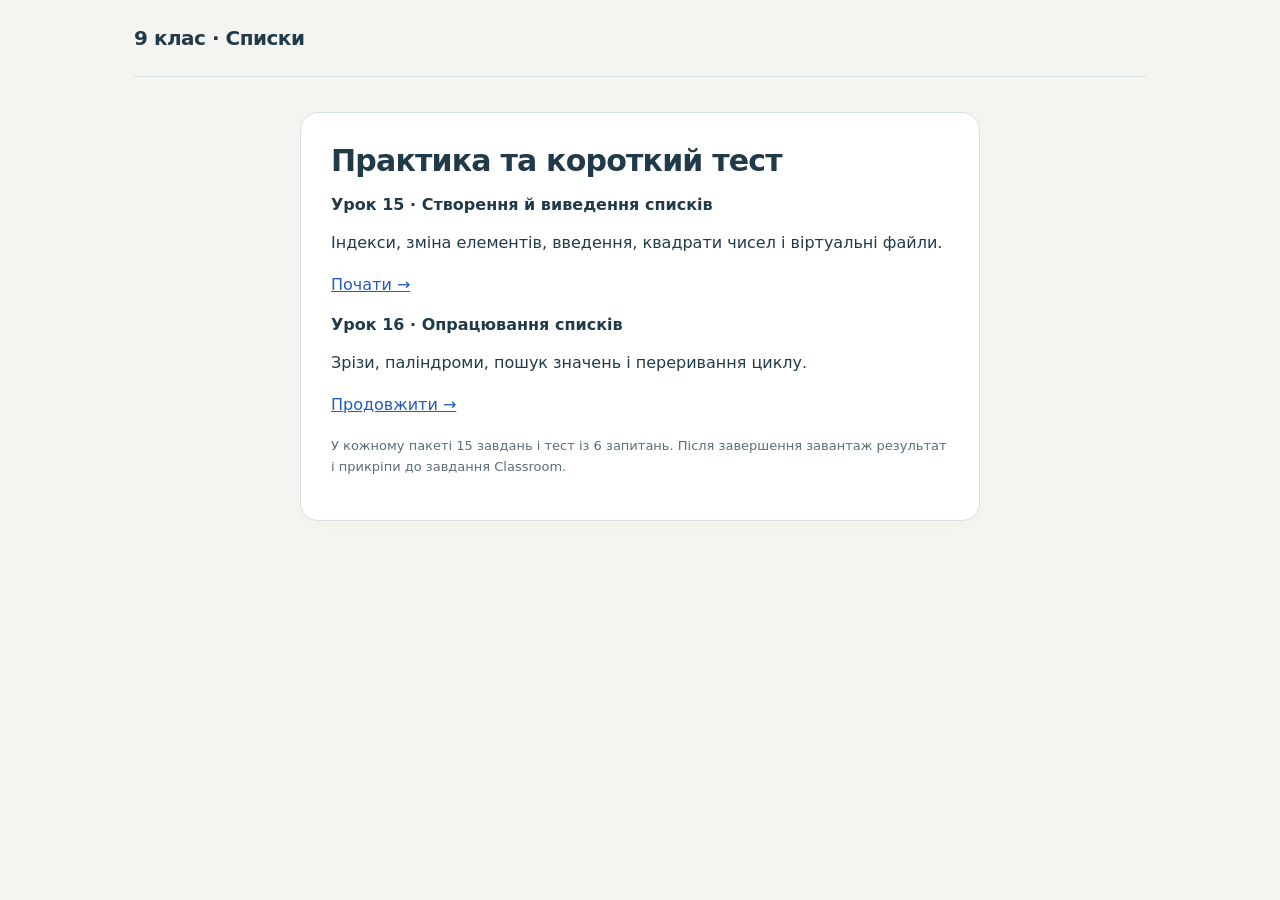
<file: grade9/index.html>
<!doctype html><html lang="uk"><head><meta charset="utf-8"><meta name="viewport" content="width=device-width,initial-scale=1"><title>9 клас · Списки</title><link rel="stylesheet" href="assets/style.css"></head><body><main><header><span class="brand">9 клас · Списки</span></header><section class="panel narrow"><h1>Практика та короткий тест</h1><h2>Урок 15 · Створення й виведення списків</h2><p>Індекси, зміна елементів, введення, квадрати чисел і віртуальні файли.</p><p><a href="create/">Почати →</a></p><h2>Урок 16 · Опрацювання списків</h2><p>Зрізи, паліндроми, пошук значень і переривання циклу.</p><p><a href="process/">Продовжити →</a></p><p class="small">У кожному пакеті 15 завдань і тест із 6 запитань. Після завершення завантаж результат і прикріпи до завдання Classroom.</p></section></main></body></html>
</file>
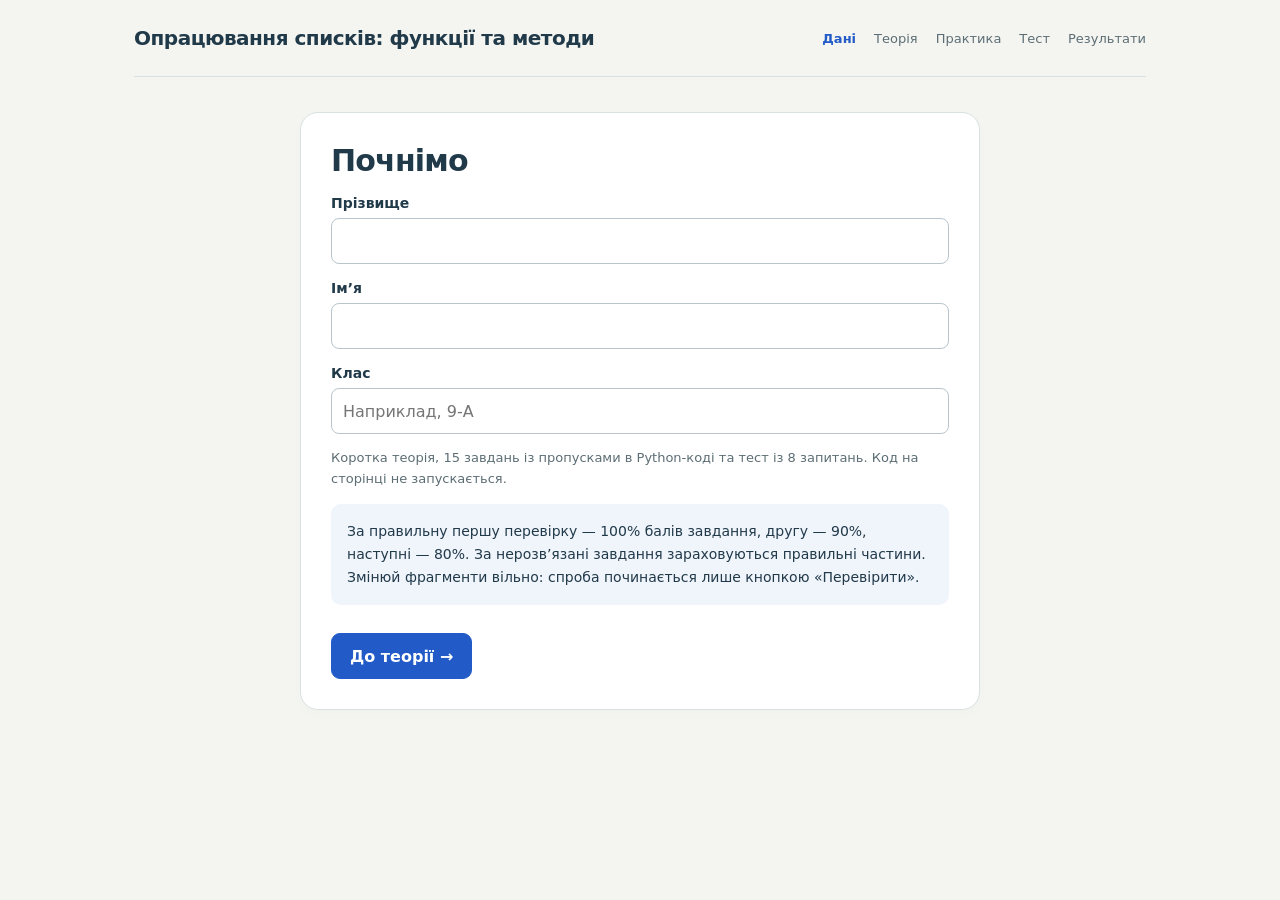
<file: lesson17/index.html>
<!doctype html>
<html lang="uk"><head><meta charset="utf-8"><meta name="viewport" content="width=device-width,initial-scale=1"><title>Опрацювання списків: функції та методи</title><link rel="stylesheet" href="assets/style.css"><script src="lesson.js"></script><script src="assets/engine.js"></script><script src="assets/practice.js" defer></script></head>
<body><main>
<header><span class="brand">Опрацювання списків: функції та методи</span><ol id="stages" aria-label="Етапи роботи"><li>Дані</li><li>Теорія</li><li>Практика</li><li>Тест</li><li>Результати</li></ol></header>
<div id="warning" class="warning" role="alert" hidden><span id="warningText"></span></div>
<section id="identity" class="panel narrow" hidden><h1>Почнімо</h1><form id="identityForm"><label for="surname">Прізвище</label><input id="surname" autocomplete="family-name" maxlength="60" required><label for="firstName">Ім’я</label><input id="firstName" autocomplete="given-name" maxlength="60" required><label for="className">Клас</label><input id="className" maxlength="16" placeholder="Наприклад, 9-А" required><p class="small">Коротка теорія, 15 завдань із пропусками в Python-коді та тест із 8 запитань. Код на сторінці не запускається.</p><p class="policy">За правильну першу перевірку — 100% балів завдання, другу — 90%, наступні — 80%. За нерозв’язані завдання зараховуються правильні частини. Змінюй фрагменти вільно: спроба починається лише кнопкою «Перевірити».</p><button class="primary" type="submit">До теорії →</button></form></section>
<section id="theory" class="panel" hidden>
<h1>Як опрацьовувати списки</h1>
<p>Коротко пригадай пошук зі списком, а потім розглянь функції та методи. У прикладах списки числові.</p>
<div class="theory-cards">
<article><h2>1. Повторення з уроку 16</h2>
<p>Індекси починаються з нуля. <code>a[-1]</code> бере останній елемент, а <code>a[::-1]</code> створює перевернуту копію. Якщо вона збігається з <code>a</code>, список є паліндромом. Його також можна перевірити, порівнюючи симетричні пари.</p>
<p><code>t in a</code> перевіряє наявність значення. Для пошуку елемента, більшого за поріг, переглядай елементи по черзі. <code>break</code> зупиняє цикл після знахідки. Гілка <code>else</code> циклу <code>for</code> виконується, якщо цикл завершився без <code>break</code>.</p>
<pre>a = [3, 5, 3]
print(a == a[::-1])  # True
print(5 in a)        # True</pre></article>
<article><h2>2. Функції для числових списків</h2>
<p><code>len(a)</code> дає кількість елементів, <code>sum(a)</code> — суму, <code>min(a)</code> і <code>max(a)</code> — найменше та найбільше значення. Для пошуку крайніх значень потрібен непорожній список.</p>
<pre>a = [2, 4, 6, 8, 4]
print(len(a), sum(a))  # 5 24
print(min(a), max(a))  # 2 8</pre>
<p>У власній функції суму починають з нуля. Для пошуку мінімуму й максимуму можна почати з першого елемента й оновлювати обидва значення в одному циклі.</p></article>
<article><h2>3. Методи списку</h2>
<p>Метод викликають через крапку. <code>append</code> додає в кінець, <code>insert</code> уставляє за індексом, <code>remove</code> видаляє перший збіг за значенням. <code>pop</code> видаляє і повертає елемент за індексом, без аргументу — останній. <code>clear</code> очищає весь список.</p>
<pre>a = [2, 4, 6, 4]
a.remove(4)     # [2, 6, 4]
x = a.pop()     # x = 4, a = [2, 6]</pre>
<p><code>count</code> повертає кількість збігів, а <code>index</code> — індекс першого збігу. Перед <code>index</code> перевір наявність значення, інакше можливий <code>ValueError</code>.</p></article>
<article><h2>4. Від операцій до задач</h2>
<p>Щоб знайти найвищу оцінку та кількість її входжень, спочатку обчисли максимум, а тоді порахуй його повтори. Два значення можна повернути однією командою <code>return</code> і прийняти у дві змінні.</p>
<pre>def summary(a):
    top = max(a)
    return top, a.count(top)

mark, count = summary([9, 12, 8, 12])</pre>
<p>Середнє дорівнює сумі, поділеній на кількість. Для підрахунку оцінок нижче від середньої збільшуй лічильник лише для значень, менших від нього.</p></article>
</div>
<button id="startPractice" class="primary" type="button">До практики →</button>
</section>
<section id="practice" hidden><button id="reviewTheory" class="theory-return" type="button">Переглянути теорію</button><div class="progress-line"><span id="taskCount"></span><progress id="progress" max="15" value="0"></progress></div><nav id="taskNav" aria-label="Завдання практики"></nav><div class="panel"><h1 id="taskTitle"></h1><p id="instruction" class="instruction"></p><div class="studio"><form id="taskForm"><div id="fields"></div></form></div><p id="feedback" class="feedback" role="status" aria-live="polite"></p><div class="actions"><button id="check" class="primary" form="taskForm" type="submit">Перевірити</button><button id="next" disabled>Далі →</button></div></div></section>
<section id="test" class="panel narrow test-panel" hidden><h1>Короткий тест</h1><p>8 запитань про виконані завдання. Відповіді перевіряються після завершення всього тесту; правило повторних спроб практики тут не застосовується.</p><form id="testForm"><div id="questions"></div><button class="primary" id="finishTest" type="submit">Завершити тест</button></form></section>
<section id="results" class="panel" hidden><h1>Результати тренажера</h1><div id="scores" class="scores"></div><div id="exportArea" hidden><p>Робота збережена на цьому пристрої. Сайт її нікуди не надсилав. Завантаж файл результатів, прикріпи його до завдання Classroom і натисни «Здати» там.</p><div class="actions"><button id="exportHTML" class="primary">Завантажити результат</button><button id="newWork">Почати нову роботу</button></div><p id="exportNote" class="small" role="status"></p></div><div id="deductions"></div></section>
<p id="loading" class="small">Завантаження…</p>
</main></body></html>
</file>
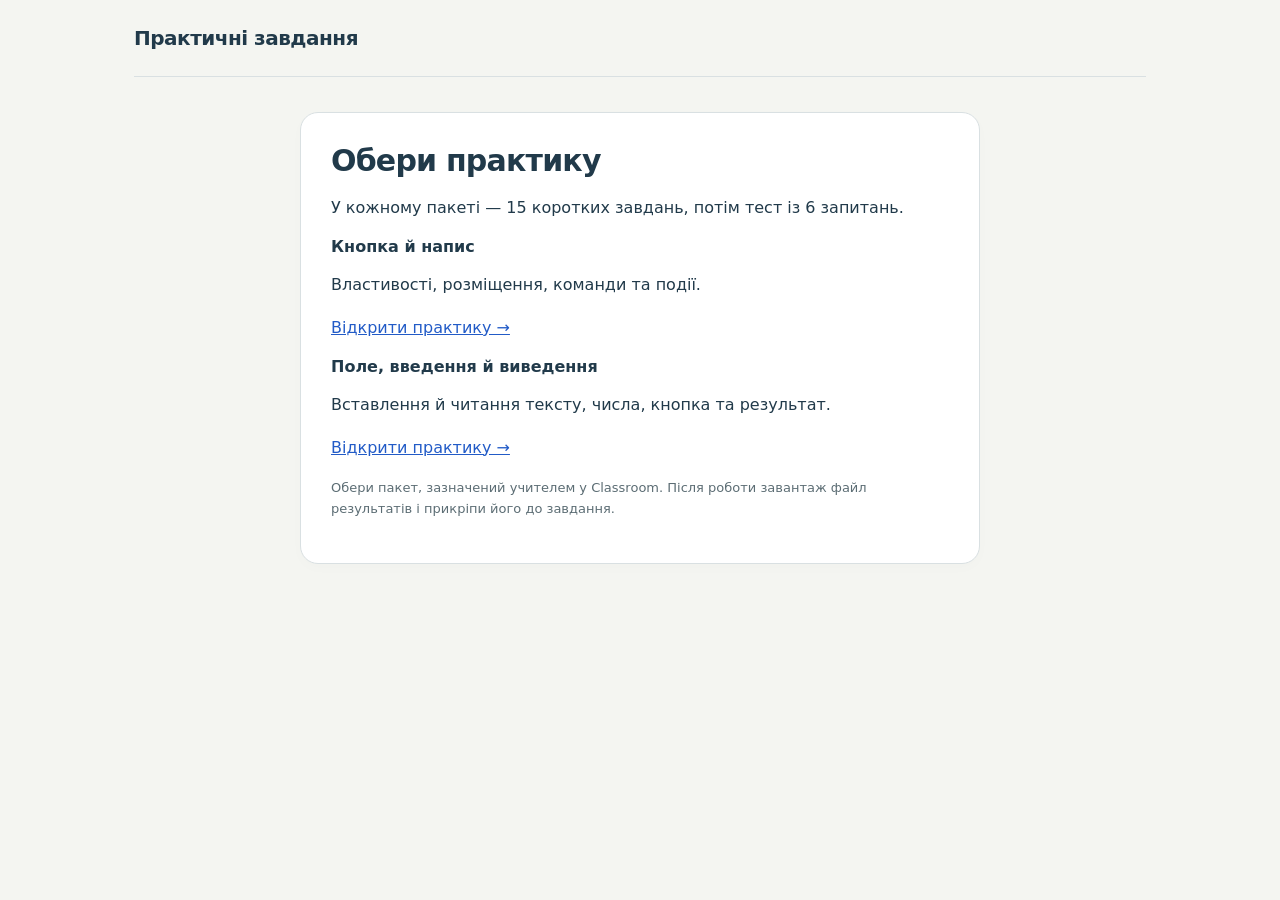
<file: practice/index.html>
<!doctype html><html lang="uk"><head><meta charset="utf-8"><meta name="viewport" content="width=device-width,initial-scale=1"><title>Практичні завдання з інформатики</title><link rel="stylesheet" href="assets/style.css"></head><body><main><header><span class="brand">Практичні завдання</span></header><section class="panel narrow"><h1>Обери практику</h1><p>У кожному пакеті — 15 коротких завдань, потім тест із 6 запитань.</p><h2>Кнопка й напис</h2><p>Властивості, розміщення, команди та події.</p><p><a href="buttons/">Відкрити практику →</a></p><h2>Поле, введення й виведення</h2><p>Вставлення й читання тексту, числа, кнопка та результат.</p><p><a href="fields/">Відкрити практику →</a></p><p class="small">Обери пакет, зазначений учителем у Classroom. Після роботи завантаж файл результатів і прикріпи його до завдання.</p></section></main></body></html>
</file>
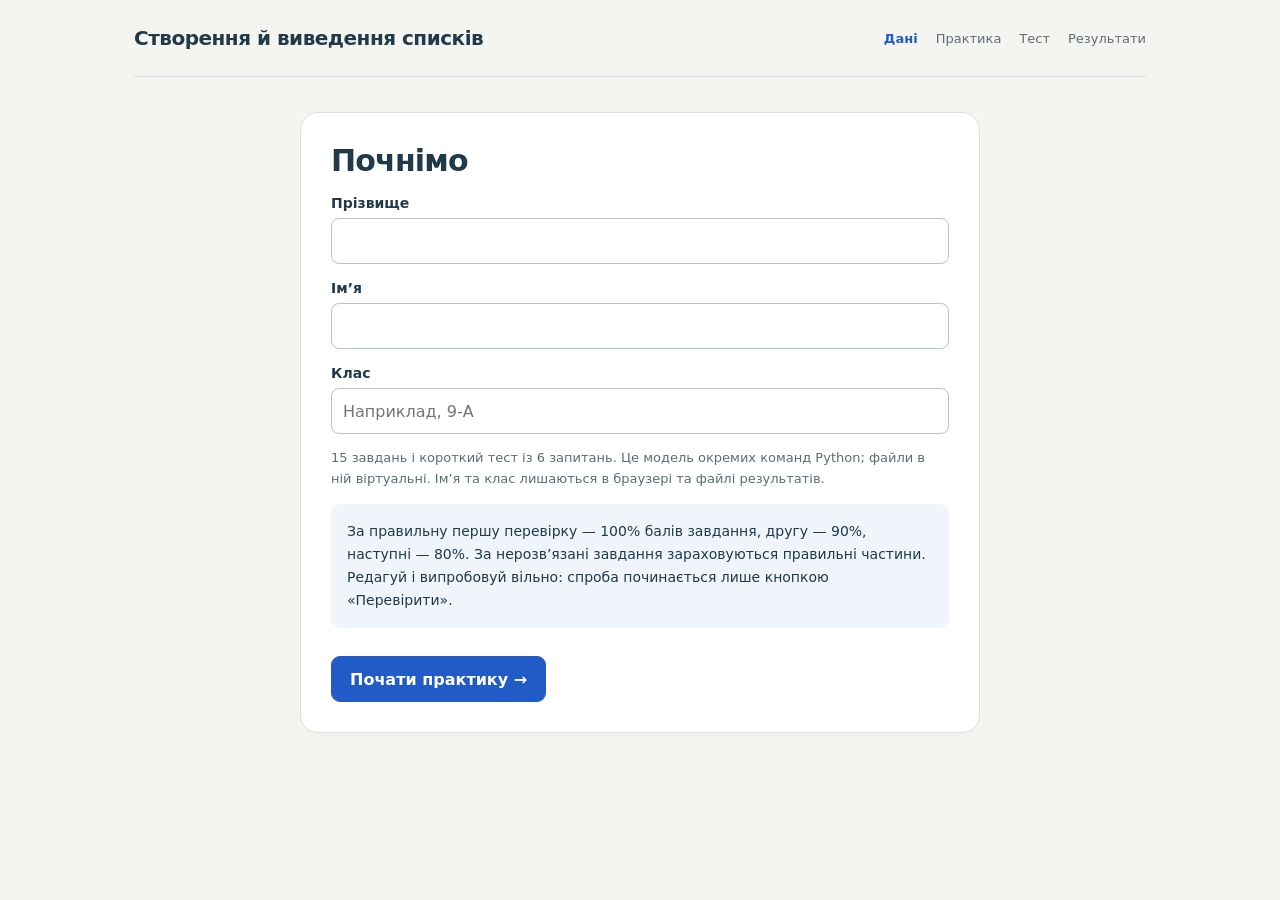
<file: grade9/create/index.html>
<!doctype html>
<html lang="uk"><head><meta charset="utf-8"><meta name="viewport" content="width=device-width,initial-scale=1"><title>Практика</title><link rel="stylesheet" href="../assets/style.css"><script src="lesson.js"></script><script src="../assets/engine.js"></script><script src="../assets/list-model.js"></script><script src="../assets/list-view.js"></script><script src="../assets/practice.js" defer></script></head>
<body><main>
<header><span class="brand">Кнопка й напис</span><ol id="stages" aria-label="Етапи роботи"><li>Дані</li><li>Практика</li><li>Тест</li><li>Результати</li></ol></header>
<div id="warning" class="warning" role="alert" hidden><span id="warningText"></span></div>
<section id="identity" class="panel narrow" hidden><h1>Почнімо</h1><form id="identityForm"><label for="surname">Прізвище</label><input id="surname" autocomplete="family-name" maxlength="60" required><label for="firstName">Ім’я</label><input id="firstName" autocomplete="given-name" maxlength="60" required><label for="className">Клас</label><input id="className" placeholder="Наприклад, 9-А" maxlength="20" required><p class="small">15 коротких практичних завдань, потім окремий тест. У завданнях — візуальна модель кнопок і написів.</p><p class="policy">За правильну першу перевірку — 100% балів завдання, другу — 90%, наступні — 80%. За нерозв’язані завдання зараховуються правильні частини. Редагуй і випробовуй вільно: спроба починається лише кнопкою «Перевірити».</p><button class="primary" type="submit">Почати практику →</button></form></section>
<section id="practice" hidden><div class="progress-line"><span id="taskCount"></span><progress id="progress" max="15" value="0"></progress></div><nav id="taskNav" aria-label="Завдання практики"></nav><div class="panel"><h1 id="taskTitle"></h1><p id="instruction" class="instruction"></p><div class="studio"><form id="taskForm"><div id="fields"></div></form><aside><h2>Результат</h2><div id="preview" class="preview"></div><pre id="codePreview"></pre><p id="previewNote" class="small" aria-live="polite"></p></aside></div><p id="feedback" class="feedback" role="status" aria-live="polite"></p><div class="actions"><button id="check" class="primary" form="taskForm" type="submit">Перевірити</button><button id="next" disabled>Далі →</button></div></div></section>
<section id="test" class="panel narrow test-panel" hidden><h1>Короткий тест</h1><p>6 запитань про виконані завдання. Відповіді перевіряються після завершення всього тесту; правило повторних спроб практики тут не застосовується.</p><form id="testForm"><div id="questions"></div><button class="primary" id="finishTest" type="submit">Завершити тест</button></form></section>
<section id="results" class="panel" hidden><h1>Результати тренажера</h1><div id="scores" class="scores"></div><div id="exportArea" hidden><p>Робота збережена на цьому пристрої. Сайт її нікуди не надсилав. Завантаж файл результатів, прикріпи його до завдання Classroom і натисни «Здати» там.</p><div class="actions"><button id="exportHTML" class="primary">Завантажити результат</button><button id="newWork">Почати нову роботу</button></div><p id="exportNote" class="small" role="status"></p></div><div id="deductions"></div></section>
<p id="loading" class="small">Завантаження…</p>
</main></body></html>
</file>
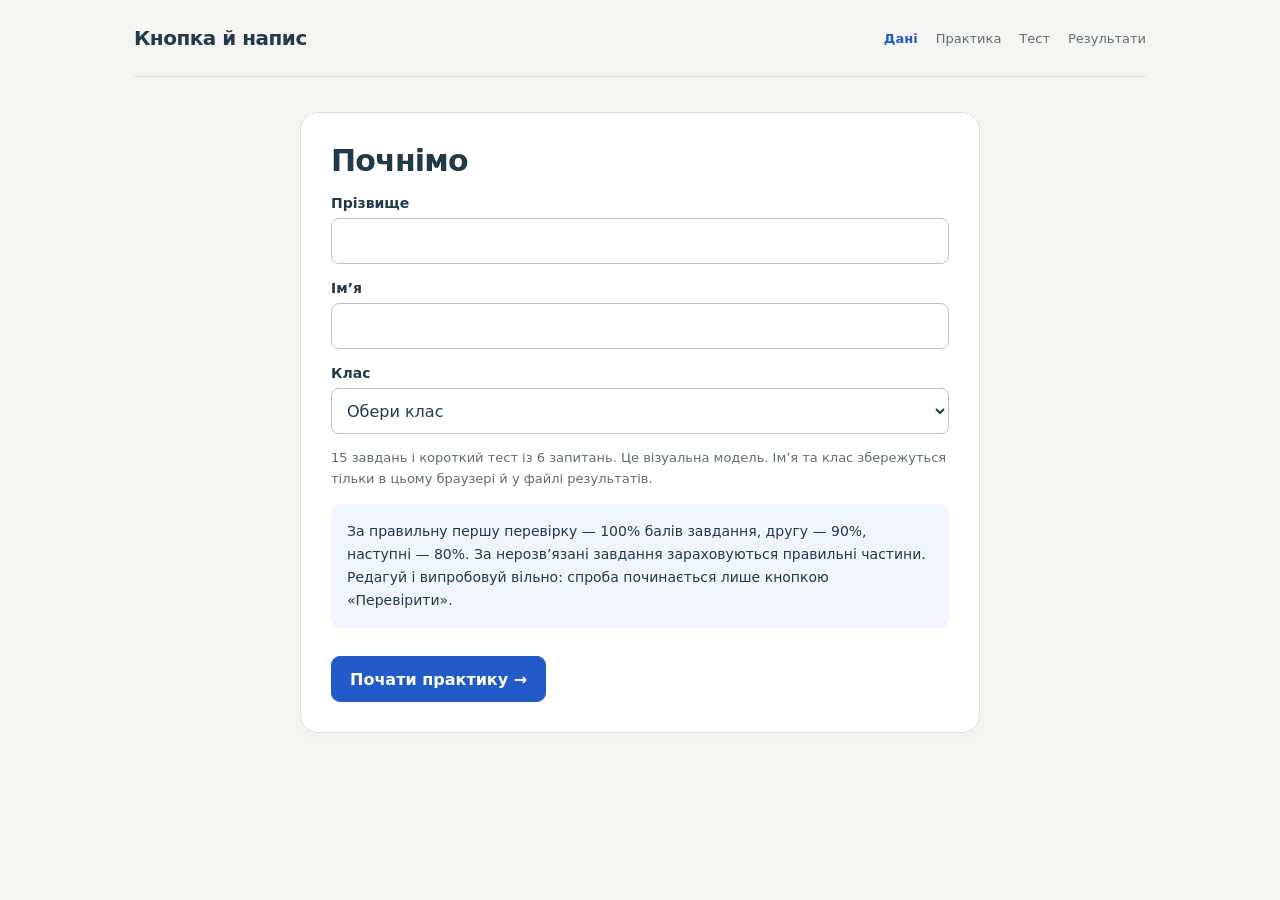
<file: practice/buttons/index.html>
<!doctype html>
<html lang="uk"><head><meta charset="utf-8"><meta name="viewport" content="width=device-width,initial-scale=1"><title>Практика</title><link rel="stylesheet" href="../assets/style.css"><script src="lesson.js"></script><script src="../assets/engine.js"></script><script src="../assets/practice.js" defer></script></head>
<body><main>
<header><span class="brand">Кнопка й напис</span><ol id="stages" aria-label="Етапи роботи"><li>Дані</li><li>Практика</li><li>Тест</li><li>Результати</li></ol></header>
<div id="warning" class="warning" role="alert" hidden><span id="warningText"></span></div>
<section id="identity" class="panel narrow" hidden><h1>Почнімо</h1><form id="identityForm"><label for="surname">Прізвище</label><input id="surname" autocomplete="family-name" maxlength="60" required><label for="firstName">Ім’я</label><input id="firstName" autocomplete="given-name" maxlength="60" required><label for="className">Клас</label><select id="className" required><option value="">Обери клас</option></select><p class="small">15 коротких практичних завдань, потім окремий тест. У завданнях — візуальна модель кнопок і написів.</p><p class="policy">За правильну першу перевірку — 100% балів завдання, другу — 90%, наступні — 80%. За нерозв’язані завдання зараховуються правильні частини. Редагуй і випробовуй вільно: спроба починається лише кнопкою «Перевірити».</p><button class="primary" type="submit">Почати практику →</button></form></section>
<section id="practice" hidden><div class="progress-line"><span id="taskCount"></span><progress id="progress" max="15" value="0"></progress></div><nav id="taskNav" aria-label="Завдання практики"></nav><div class="panel"><h1 id="taskTitle"></h1><p id="instruction" class="instruction"></p><div class="studio"><form id="taskForm"><div id="fields"></div></form><aside><h2>Результат</h2><div id="preview" class="preview"></div><pre id="codePreview"></pre><p id="previewNote" class="small" aria-live="polite"></p></aside></div><p id="feedback" class="feedback" role="status" aria-live="polite"></p><div class="actions"><button id="check" class="primary" form="taskForm" type="submit">Перевірити</button><button id="next" disabled>Далі →</button></div></div></section>
<section id="test" class="panel narrow test-panel" hidden><h1>Короткий тест</h1><p>6 запитань про виконані завдання. Відповіді перевіряються після завершення всього тесту; правило повторних спроб практики тут не застосовується.</p><form id="testForm"><div id="questions"></div><button class="primary" id="finishTest" type="submit">Завершити тест</button></form></section>
<section id="results" class="panel" hidden><h1>Результати тренажера</h1><div id="scores" class="scores"></div><div id="exportArea" hidden><p>Робота збережена на цьому пристрої. Сайт її нікуди не надсилав. Завантаж файл результатів, прикріпи його до завдання Classroom і натисни «Здати» там.</p><div class="actions"><button id="exportHTML" class="primary">Завантажити результат</button><button id="newWork">Почати нову роботу</button></div><p id="exportNote" class="small" role="status"></p></div><div id="deductions"></div></section>
<p id="loading" class="small">Завантаження…</p>
</main></body></html>
</file>
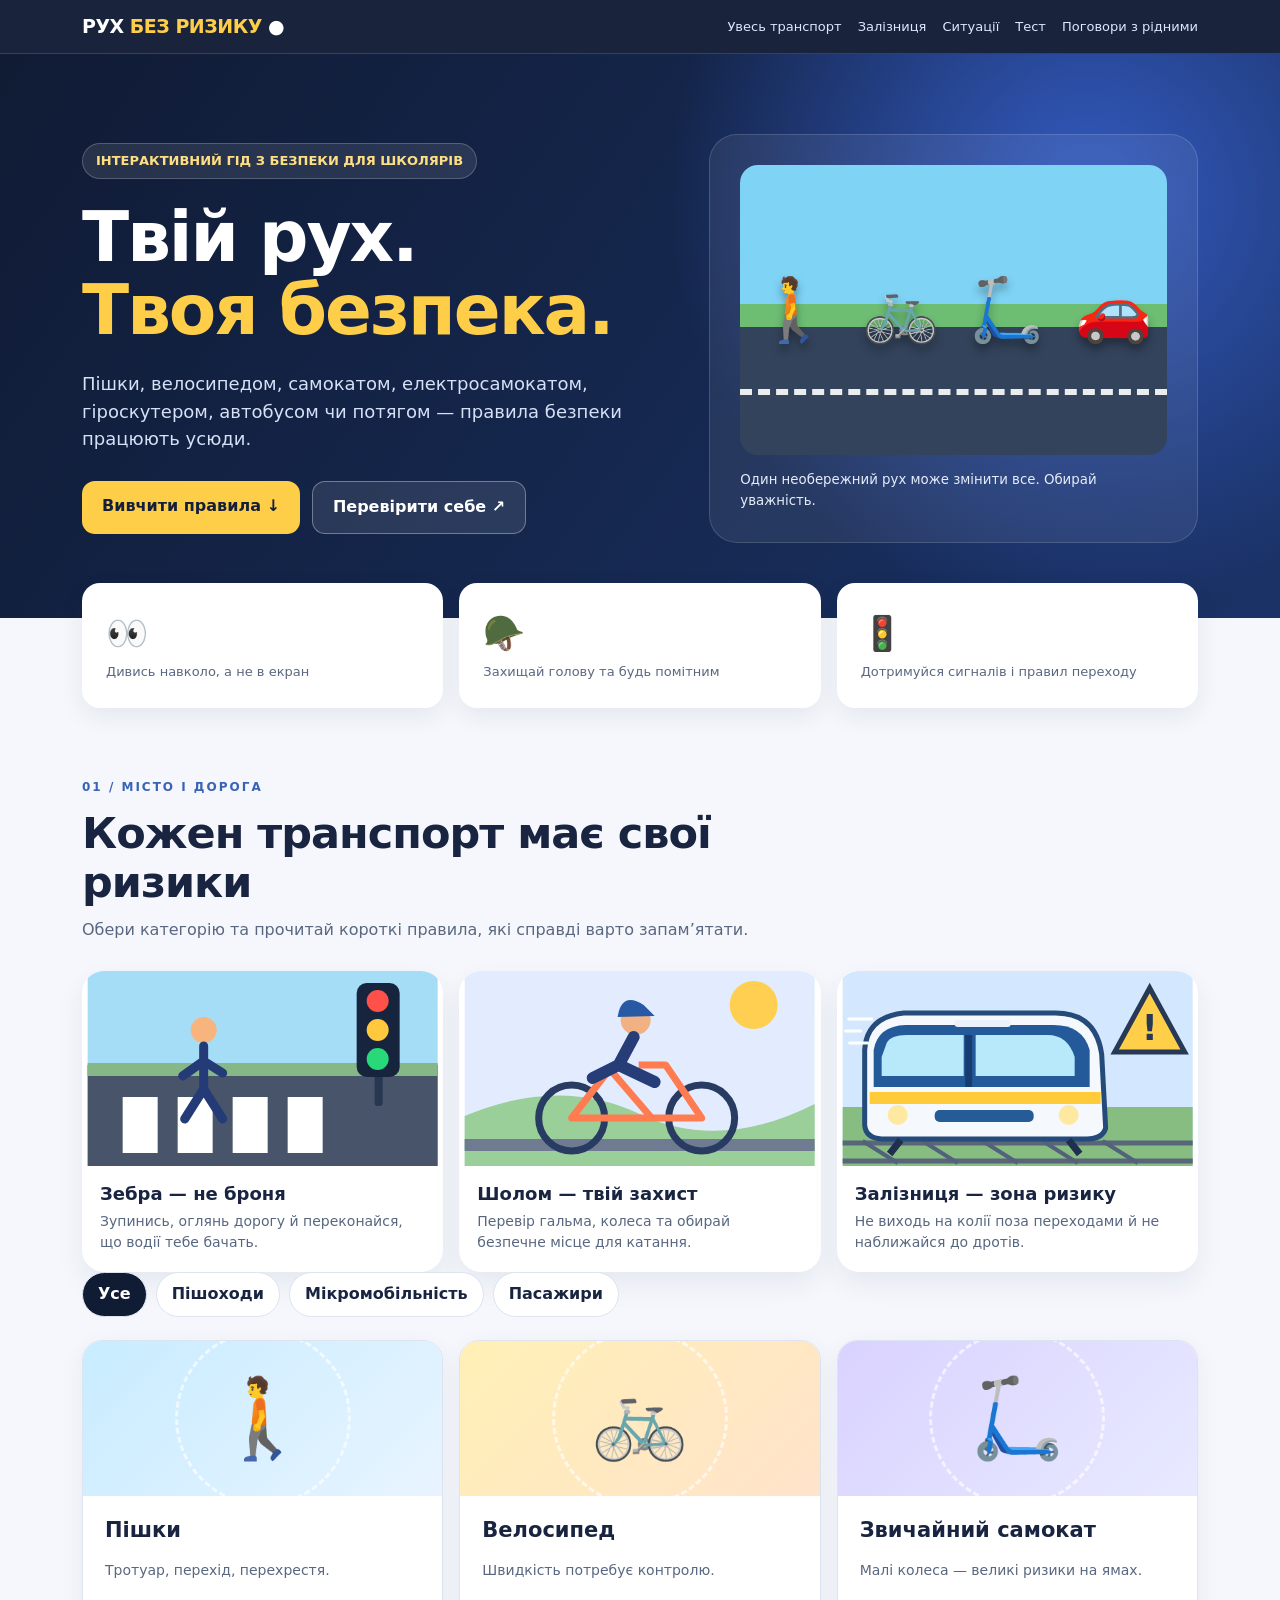
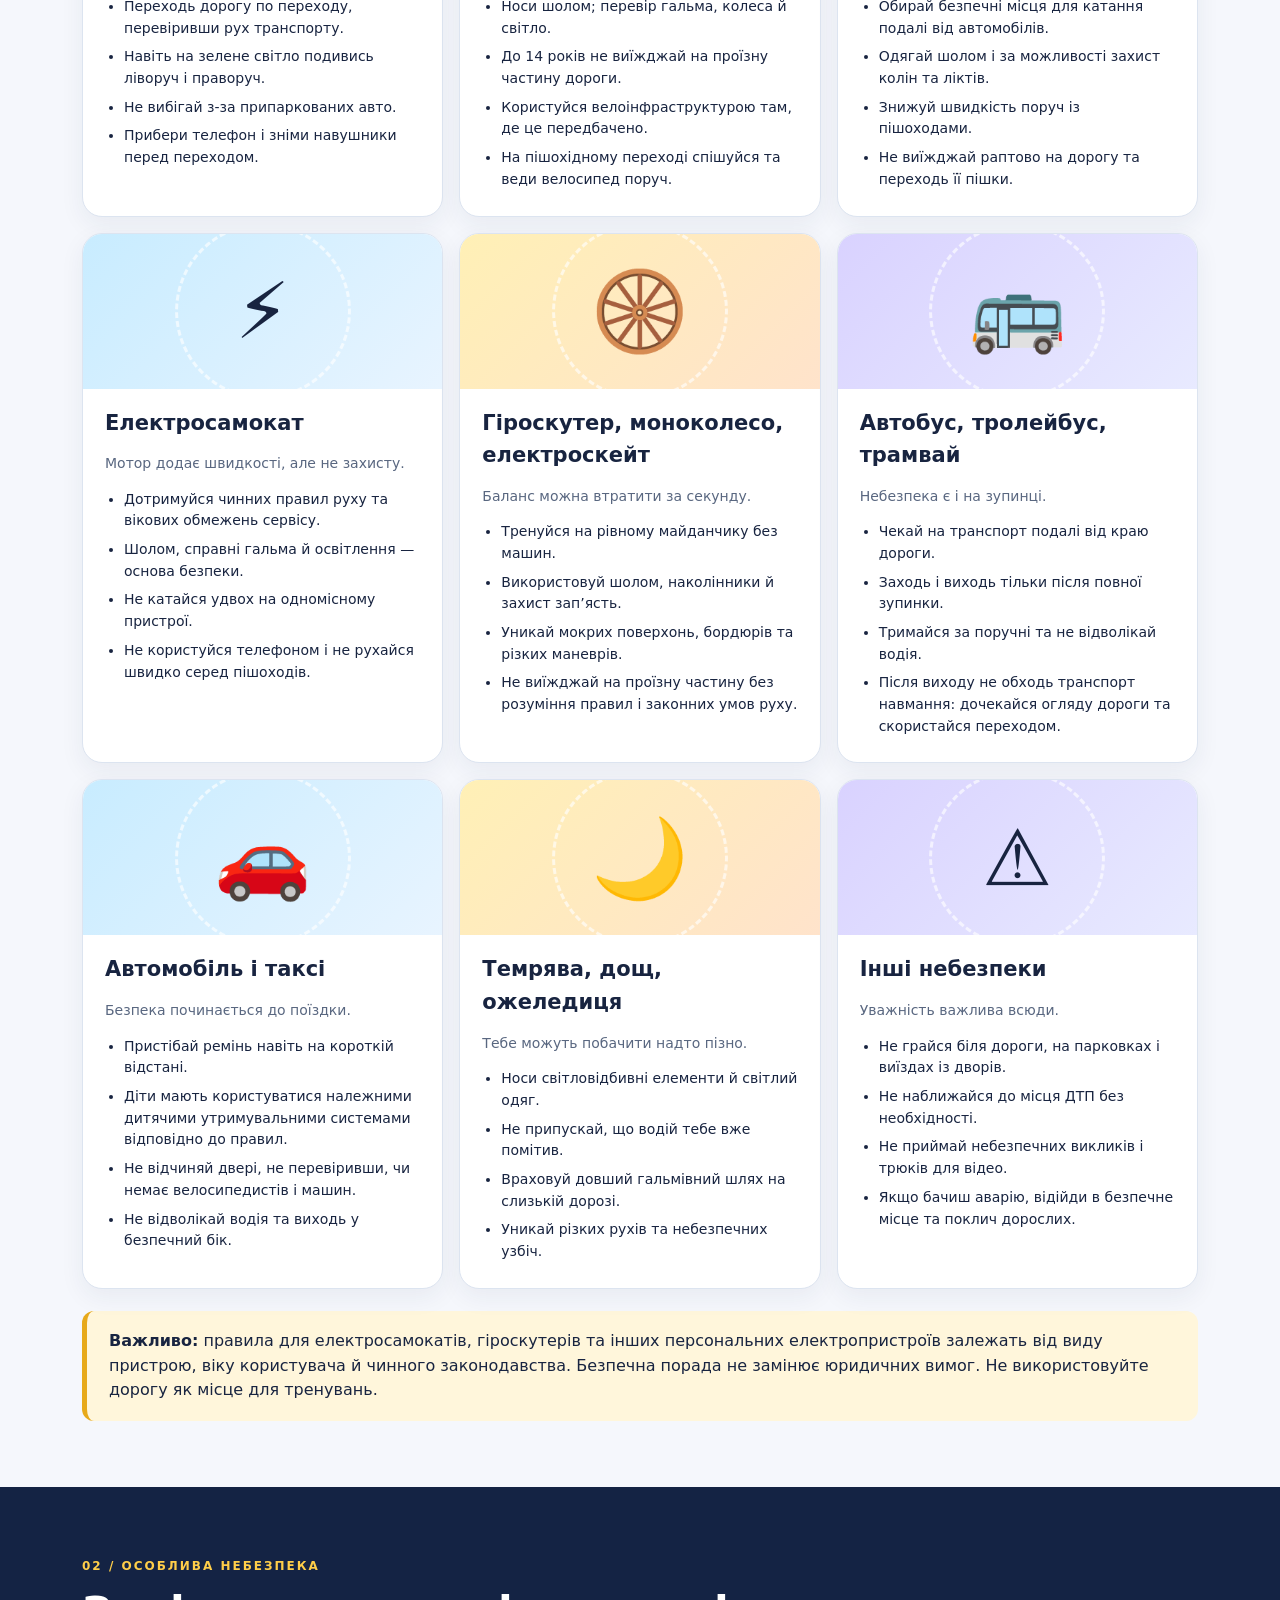
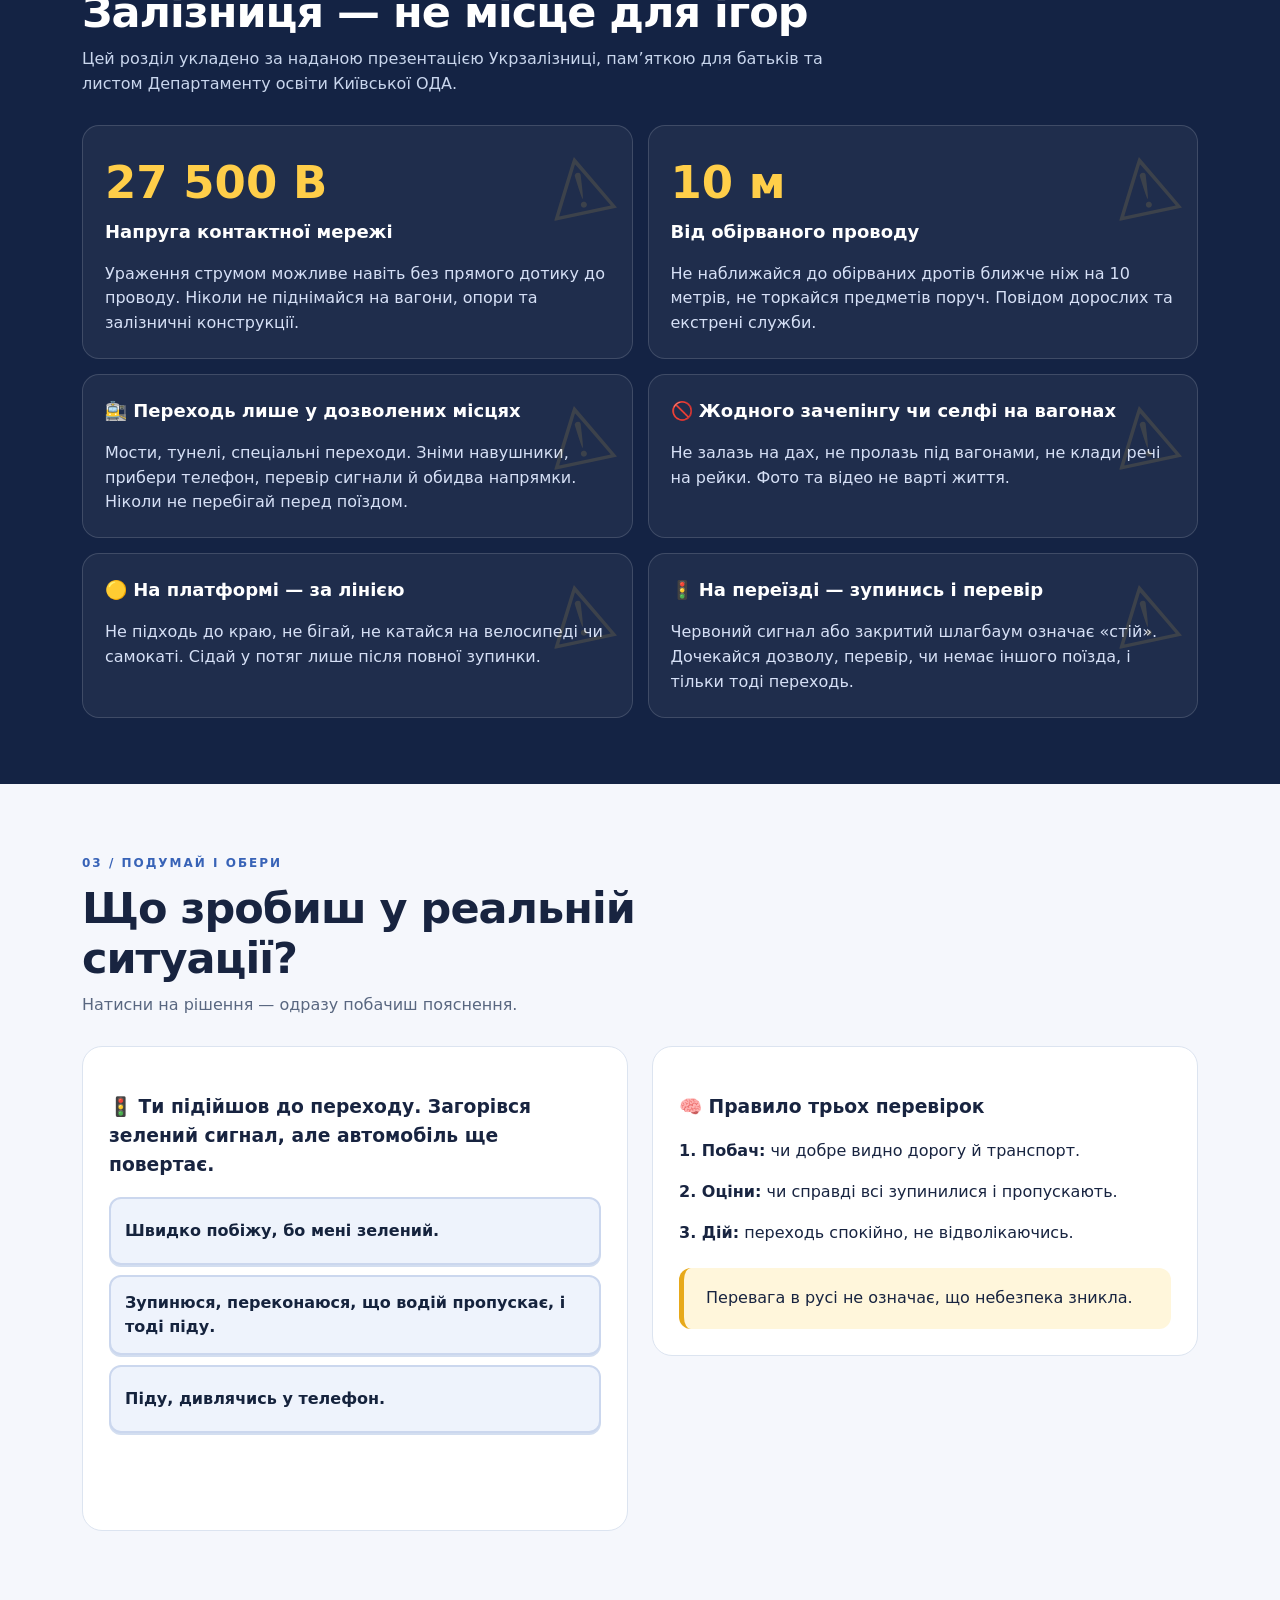
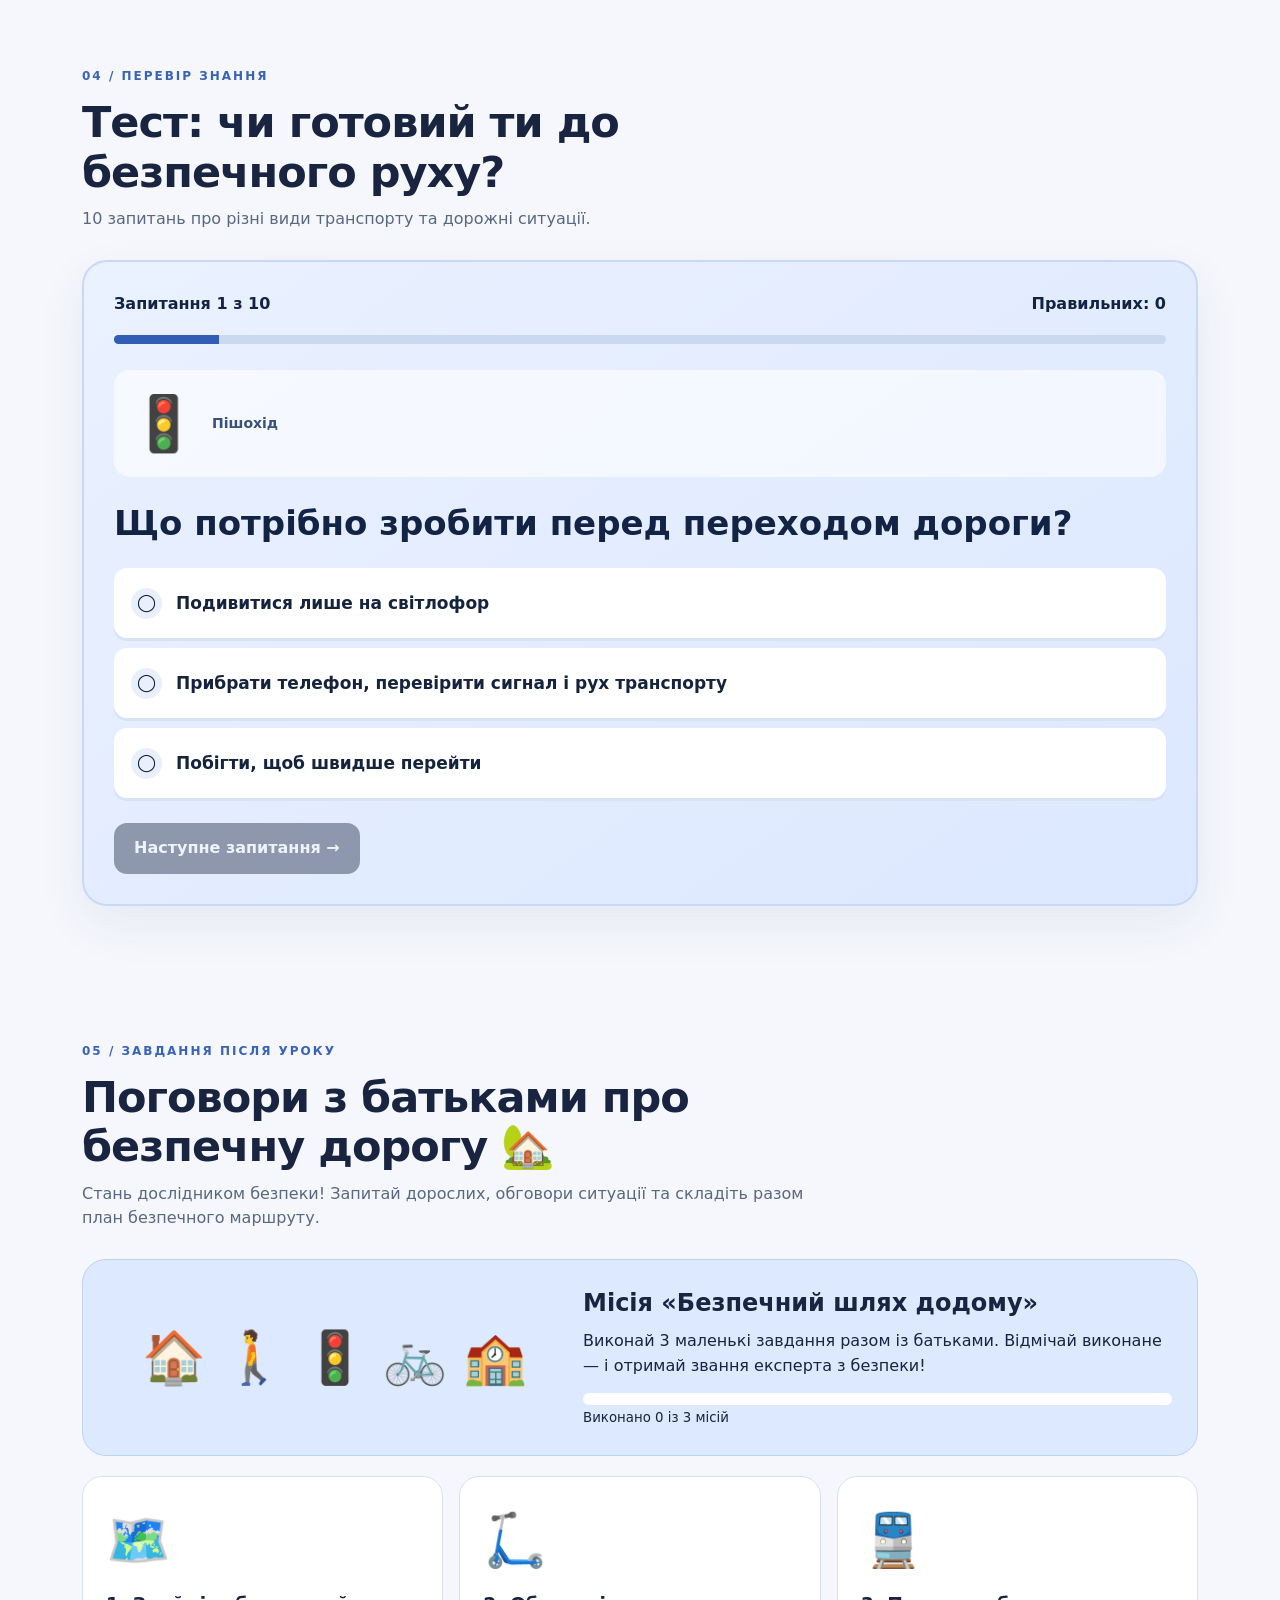
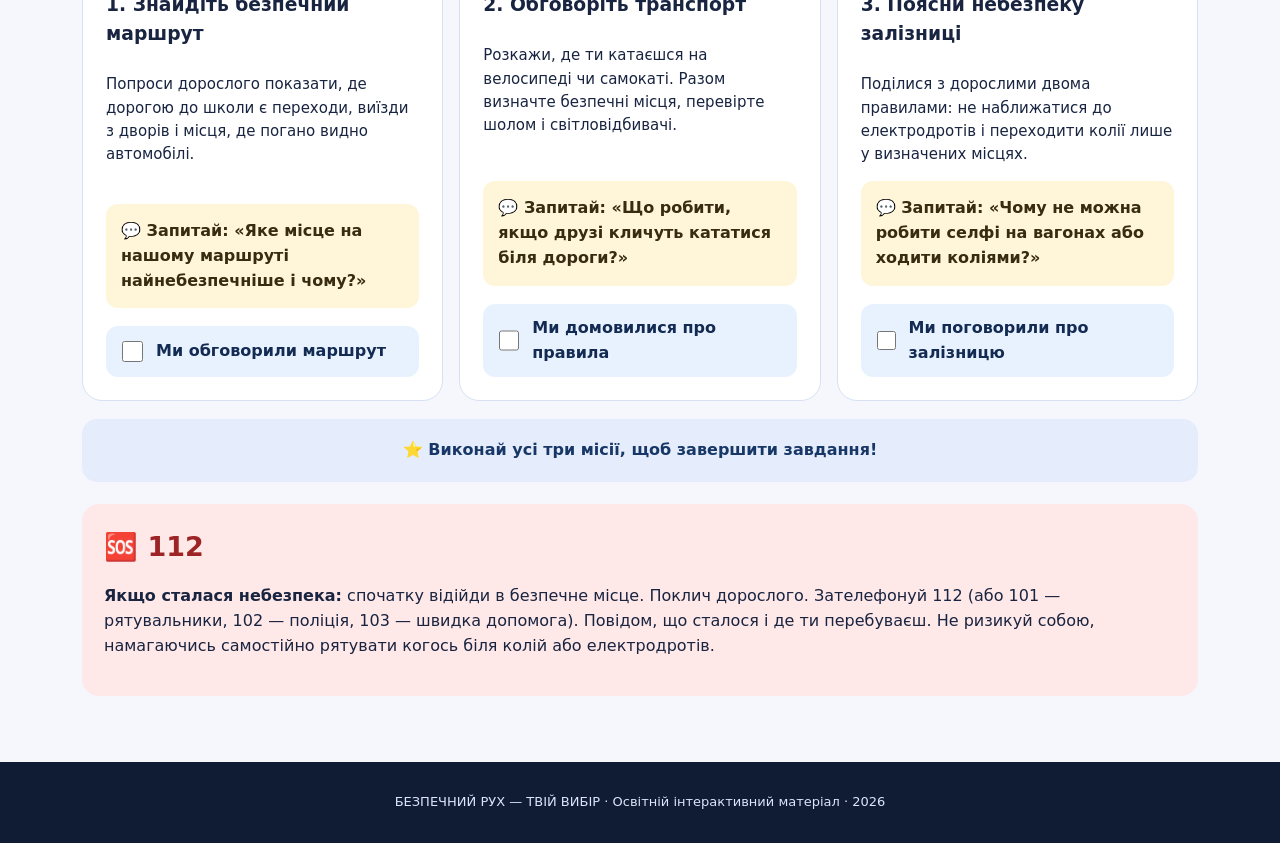
<file: bezpechnyi_rukh_animated.html>
<!doctype html><html lang="uk"><head><meta charset="utf-8"><meta name="viewport" content="width=device-width,initial-scale=1"><meta name="theme-color" content="#101b34"><title>Безпечний рух — твій вибір</title><style>
:root{--navy:#101b34;--blue:#244b9a;--yellow:#ffce49;--bg:#f5f7fc;--ink:#182440;--muted:#596780;--line:#dce4f0}*{box-sizing:border-box}html{scroll-behavior:smooth}body{margin:0;font-family:system-ui,-apple-system,'Segoe UI',sans-serif;background:var(--bg);color:var(--ink);line-height:1.55}a{color:inherit}button{font:inherit;cursor:pointer}header{position:sticky;top:0;z-index:10;background:#101b34f5;color:white;border-bottom:1px solid #ffffff22}.nav{max-width:1160px;margin:auto;padding:12px 22px;display:flex;align-items:center;justify-content:space-between;gap:16px}.brand{font-weight:900;letter-spacing:-.5px;text-decoration:none;font-size:19px}.brand span{color:var(--yellow)}nav{display:flex;gap:16px;flex-wrap:wrap}nav a{text-decoration:none;font-size:13px;color:#e0e8ff}nav a:hover{color:var(--yellow)}.hero{background:radial-gradient(circle at 85% 25%,#335ac0 0,transparent 36%),linear-gradient(125deg,#101b34,#1a3266);color:white;overflow:hidden}.hero-inner{max-width:1160px;margin:auto;padding:80px 22px 75px;display:grid;grid-template-columns:1.1fr .9fr;gap:30px;align-items:center}.eyebrow{display:inline-block;background:#ffffff18;border:1px solid #ffffff35;border-radius:100px;padding:7px 13px;font-size:13px;font-weight:700;color:#ffdf83}.hero h1{font-size:clamp(38px,5.4vw,70px);line-height:1.06;letter-spacing:-2px;margin:22px 0}.hero h1 em{font-style:normal;color:var(--yellow)}.hero p{font-size:18px;max-width:590px;color:#d6e0f6}.actions{display:flex;gap:12px;flex-wrap:wrap;margin-top:28px}.btn{border:0;border-radius:13px;padding:13px 20px;font-weight:800;text-decoration:none;display:inline-block}.primary{background:var(--yellow);color:#14203b}.secondary{background:#ffffff19;color:white;border:1px solid #ffffff55}.scene{background:#ffffff12;border:1px solid #ffffff25;border-radius:28px;padding:30px;position:relative}.road{height:260px;background:#293a58;border-radius:18px;position:relative;overflow:hidden;display:flex;align-items:center;justify-content:space-around;font-size:62px}.road:before{content:"";position:absolute;top:50%;left:0;right:0;border-top:5px dashed #ffe18d;opacity:.9}.road span{z-index:1;filter:drop-shadow(0 6px 4px #0005)}.scene small{display:block;margin-top:15px;color:#e5ecfa}.container{max-width:1160px;margin:auto;padding:66px 22px}.section-head{max-width:750px;margin-bottom:28px}.kicker{font-size:12px;letter-spacing:2px;text-transform:uppercase;font-weight:900;color:#3863b7}.section-head h2{font-size:clamp(28px,3.5vw,43px);letter-spacing:-1px;line-height:1.15;margin:10px 0}.section-head p{color:var(--muted);margin:0}.stat-row{display:grid;grid-template-columns:repeat(3,1fr);gap:16px;margin-top:-35px;position:relative;z-index:1}.stat{background:white;padding:24px;border-radius:18px;box-shadow:0 8px 25px #14234213}.stat b{display:block;font-size:34px;color:#244b9a}.stat span{font-size:13px;color:var(--muted)}.filters{display:flex;flex-wrap:wrap;gap:9px;margin-bottom:23px}.filter{border:1px solid var(--line);background:white;border-radius:30px;padding:9px 15px;color:var(--ink);font-weight:700}.filter.active{background:var(--navy);color:white}.cards{display:grid;grid-template-columns:repeat(3,1fr);gap:16px}.card{background:white;border:1px solid var(--line);border-radius:20px;padding:24px;transition:transform .2s}.card:hover{transform:translateY(-3px)}.card .emoji{font-size:40px}.card h3{font-size:21px;margin:12px 0 7px}.card p{color:var(--muted);font-size:14px}.card ul{padding-left:19px;font-size:14px}.card li{margin:7px 0}.card[hidden]{display:none}.notice{background:#fff6db;border-left:5px solid #e7a91a;border-radius:12px;padding:18px 22px;margin-top:22px}.dark-section{background:#142344;color:white}.dark-section .kicker{color:#ffce49}.dark-section .section-head p{color:#c9d6ed}.railgrid{display:grid;grid-template-columns:repeat(2,1fr);gap:15px}.railitem{padding:22px;border-radius:17px;background:#ffffff0c;border:1px solid #ffffff25}.railitem b{font-size:18px}.railitem p{color:#d6e0f6;margin-bottom:0}.big-number{font-size:45px;color:var(--yellow);font-weight:900}.scenario{display:grid;grid-template-columns:1fr 1fr;gap:24px;align-items:start}.panel{background:white;border:1px solid var(--line);border-radius:20px;padding:26px}.scenario-buttons{display:grid;gap:10px}.choice{background:#f4f7fc;border:1px solid #d8e1f0;border-radius:12px;padding:14px;text-align:left}.choice:hover{border-color:#5277d2}.feedback{min-height:55px;font-weight:700;margin-top:16px}.quiz{background:#eaf0fb;border-radius:25px;padding:30px}.quiz-top{display:flex;justify-content:space-between;gap:15px;align-items:center}.progress{height:9px;background:#cad8f0;border-radius:20px;overflow:hidden;margin:18px 0 26px}.progress>div{height:100%;background:#315db4;transition:width .2s}.question{font-size:24px;font-weight:850;margin:0 0 18px}.quiz-options{display:grid;gap:10px}.quiz-options button{background:white;border:2px solid transparent;border-radius:13px;padding:15px;text-align:left}.quiz-options button:hover{border-color:#6a8bd2}.quiz-options button.correct{border-color:#18865a;background:#e3f8ee}.quiz-options button.wrong{border-color:#cb4444;background:#ffeded}.quiz-options button:disabled{cursor:default}.quiz-explain{margin:15px 0;font-weight:650}.quiz-next{margin-top:10px;background:var(--navy);color:white}.quiz-next:disabled{opacity:.4;cursor:not-allowed}.parents{display:grid;grid-template-columns:1fr 1fr;gap:20px}.parents .panel h3{margin-top:0}.checklist label{display:flex;gap:10px;align-items:start;margin:12px 0}.checklist input{margin-top:5px;accent-color:#2453a8}.emergency{background:#ffe8e8;border-radius:17px;padding:22px;margin-top:22px}.emergency strong{font-size:27px;color:#9c2424}.sources{font-size:13px;color:var(--muted);margin-top:25px}.sources a{color:#2955a4}footer{background:#101b34;color:#dbe6fa;text-align:center;padding:30px 20px;font-size:13px}@media(max-width:800px){.hero-inner,.scenario,.parents{grid-template-columns:1fr}.scene{display:none}.cards{grid-template-columns:repeat(2,1fr)}nav{display:none}.stat-row{grid-template-columns:1fr 1fr}.railgrid{grid-template-columns:1fr}}@media(max-width:550px){.cards,.stat-row{grid-template-columns:1fr}.hero-inner{padding:55px 22px 65px}.container{padding:48px 18px}.quiz{padding:20px}.hero h1{letter-spacing:-1px}}

/* Visual refresh and accessibility fixes */
.quiz-options button{color:#17233f!important;-webkit-text-fill-color:#17233f!important;font-weight:750;font-size:17px;line-height:1.5;opacity:1!important;min-height:70px;box-shadow:0 3px 0 #d8e2f3;transition:transform .18s,box-shadow .18s}
.quiz-options button:hover:not(:disabled){transform:translateX(6px);box-shadow:0 4px 0 #9bb3e0}
.quiz-options button:disabled{color:#17233f!important;-webkit-text-fill-color:#17233f!important;opacity:1!important}
.quiz-options button.correct{background:#d9f7e8!important;color:#075a38!important;-webkit-text-fill-color:#075a38!important}
.quiz-options button.wrong{background:#ffe4e4!important;color:#872626!important;-webkit-text-fill-color:#872626!important}
.quiz-options button::before{content:'◯';display:inline-grid;place-items:center;width:31px;height:31px;margin-right:14px;background:#e9effc;border-radius:50%;color:#315db4;font-weight:900}
.quiz-options button.correct::before{content:'✓';background:#0c8658;color:white}.quiz-options button.wrong::before{content:'×';background:#c93636;color:white}
.quiz{background:linear-gradient(145deg,#eaf1ff,#dce8ff);border:2px solid #c8d8f6;box-shadow:0 18px 50px #173a7c12}
.quiz .question{color:#132345;font-size:clamp(23px,3vw,34px)}.quiz-top{color:#132345}.quiz-explain{color:#193d73}
.road{background:linear-gradient(#7fd3f5 0 48%,#6dbd73 48% 56%,#33435b 56%);height:290px}.road:before{top:77%;border-top:6px dashed #fff}.road span{display:inline-block;animation:rollby 4s ease-in-out infinite alternate}.road span:nth-child(2){animation-delay:.3s}.road span:nth-child(3){animation-delay:.7s}.road span:nth-child(4){animation-delay:1s}
@keyframes rollby{0%{transform:translateX(-12px) translateY(0)}50%{transform:translateX(15px) translateY(-8px)}100%{transform:translateX(25px) translateY(0)}}
.card{overflow:hidden;padding:0;box-shadow:0 8px 25px #182d5410}.card .emoji{display:grid;place-items:center;height:155px;font-size:78px;background:linear-gradient(135deg,#c8ecff,#e8f4ff);position:relative;isolation:isolate}.card:nth-child(3n+2) .emoji{background:linear-gradient(135deg,#fff0b6,#ffe3cb)}.card:nth-child(3n) .emoji{background:linear-gradient(135deg,#d9d2ff,#e8eaff)}.card .emoji:after{content:'';position:absolute;width:170px;height:170px;border:3px dashed #ffffffa0;border-radius:50%;z-index:-1;animation:spin 22s linear infinite}.card .emoji{animation:none}.card:hover .emoji{font-size:88px}.card h3,.card p,.card ul{margin-left:22px;margin-right:22px}.card ul{margin-bottom:25px}.card h3{margin-top:18px}
@keyframes spin{to{transform:rotate(360deg)}}
.railitem{position:relative;overflow:hidden}.railitem:before{content:'⚠';position:absolute;right:16px;top:0;font-size:80px;color:#ffce4922;transform:rotate(-12deg)}
.visual-strip{display:grid;grid-template-columns:repeat(3,1fr);gap:16px;margin-top:22px}.visual-tile{background:white;border-radius:22px;overflow:hidden;box-shadow:0 12px 28px #152b4b12}.visual-tile svg{display:block;width:100%;height:195px}.visual-tile b{display:block;padding:14px 18px 3px;font-size:18px}.visual-tile p{padding:0 18px 18px;margin:0;color:#586780;font-size:14px}.visual-tile svg .moving{animation:travel 3.5s ease-in-out infinite alternate;transform-box:fill-box;transform-origin:center}.visual-tile svg .blink{animation:blink 1.3s infinite alternate}.visual-tile svg .pulse{animation:pulse 2s infinite;transform-box:fill-box;transform-origin:center}
@keyframes travel{from{transform:translateX(-18px)}to{transform:translateX(22px)}}@keyframes blink{to{opacity:.25}}@keyframes pulse{50%{transform:scale(1.1)}}
.quiz-visual{display:flex;align-items:center;gap:15px;margin:0 0 20px;padding:12px 16px;background:#ffffff9c;border-radius:16px}.quiz-visual .sign{font-size:54px;animation:float 2.6s ease-in-out infinite}.quiz-visual span:last-child{font-size:14px;color:#38527e;font-weight:750}@keyframes float{50%{transform:translateY(-7px)}}
.reveal{animation:appear .65s both}@keyframes appear{from{opacity:0;transform:translateY(14px)}to{opacity:1;transform:translateY(0)}}
@media(max-width:800px){.visual-strip{grid-template-columns:1fr 1fr}.scene{display:block}.hero-inner{grid-template-columns:1fr}.road{height:180px}}
@media(max-width:550px){.visual-strip{grid-template-columns:1fr}.visual-tile svg{height:180px}.scene{padding:14px}.road{font-size:42px}.quiz-options button{font-size:16px}}
@media(prefers-reduced-motion:reduce){*,*:before,*:after{animation:none!important;transition:none!important}}
</style><style>
/* High contrast for interactive controls across browser themes */
.scenario-buttons .choice,.scenario-buttons .choice:hover,.scenario-buttons .choice:focus,.scenario-buttons .choice:active{color:#15233d!important;-webkit-text-fill-color:#15233d!important;background:#eef3fc!important;opacity:1!important;font-size:16px;font-weight:750;line-height:1.5;min-height:68px;border:2px solid #cbd7ee;box-shadow:0 2px 0 #d3def0}
.scenario-buttons .choice:hover,.scenario-buttons .choice:focus{background:#dce9ff!important;border-color:#315db4}
.quiz-options button,.quiz-options button:disabled{color:#15233d!important;-webkit-text-fill-color:#15233d!important;opacity:1!important}
.family-hero{display:grid;grid-template-columns:1fr 1.3fr;align-items:center;gap:22px;padding:25px;border-radius:24px;background:#dce9ff;border:1px solid #bed1f5;margin-bottom:20px}.family-art{font-size:clamp(30px,4vw,55px);text-align:center;white-space:nowrap}.family-art span{display:inline-block;animation:familyMove 2.5s ease-in-out infinite alternate}.family-hero strong{font-size:24px}.family-hero p{margin:7px 0 14px}.mission-progress{height:12px;background:#fff;border-radius:20px;overflow:hidden}.mission-progress>div{height:100%;width:0;background:#245bb8;transition:width .3s}.family-missions{display:grid;grid-template-columns:repeat(3,1fr);gap:16px}.mission{display:flex;flex-direction:column;background:#fff;border:1px solid #d6e2f4;border-radius:20px;padding:23px}.mission-emoji{font-size:52px}.mission h3{margin:10px 0}.mission p{font-size:15px}.mission-prompt{background:#fff5d9;padding:15px;border-radius:12px;color:#372b11;font-weight:650;margin-top:auto}.mission-check{margin-top:18px;display:flex;gap:10px;align-items:center;padding:12px;background:#e8f2ff;border-radius:12px;font-weight:750;cursor:pointer;color:#132b52}.mission-check input{width:21px;height:21px;accent-color:#245bb8}.mission-finish{background:#e5edfc;color:#173766;font-weight:850;text-align:center;padding:19px;border-radius:15px;margin-top:18px}.mission-finish.done{background:#d8f6e7;color:#075a38}@keyframes familyMove{to{transform:translateX(12px)}}@media(max-width:800px){.family-hero{grid-template-columns:1fr}.family-missions{grid-template-columns:1fr}}
</style><style>
/* Enhanced motion: correct three-aspect traffic signal and redesigned train */
.signal-red,.signal-yellow,.signal-green{animation:trafficCycle 9s steps(1,end) infinite}
.signal-red{animation-name:trafficRed}.signal-yellow{animation-name:trafficYellow}.signal-green{animation-name:trafficGreen}
@keyframes trafficRed{0%,30%{opacity:1;filter:drop-shadow(0 0 5px #ff5149)}31%,100%{opacity:.25;filter:none}}
@keyframes trafficYellow{0%,30%,48%,100%{opacity:.25;filter:none}31%,47%{opacity:1;filter:drop-shadow(0 0 6px #ffc83d)}}
@keyframes trafficGreen{0%,47%,100%{opacity:.25;filter:none}48%,90%{opacity:1;filter:drop-shadow(0 0 6px #28d879)}91%,99%{opacity:.25;filter:none}}
.walking-person{animation:pedWalk 9s ease-in-out infinite;transform-box:fill-box;transform-origin:center}
@keyframes pedWalk{0%,48%{transform:translateX(0)}90%,100%{transform:translateX(80px)}}
.train-moving{animation:trainApproach 5s ease-in-out infinite alternate;transform-box:fill-box;transform-origin:center}
@keyframes trainApproach{from{transform:translateX(-17px) scale(.95)}to{transform:translateX(16px) scale(1.04)}}
.warning-pulse{animation:warningBeat 1.8s ease-in-out infinite;transform-box:fill-box;transform-origin:center}
@keyframes warningBeat{50%{transform:scale(1.08);filter:drop-shadow(0 0 7px #ffd452)}}
.speed-lines{animation:speedFlicker 1.2s ease-in-out infinite alternate}@keyframes speedFlicker{to{opacity:.1;transform:translateX(12px)}}
.visual-tile{transition:transform .35s,box-shadow .35s}.visual-tile:hover{transform:translateY(-7px);box-shadow:0 20px 38px #152b4b25}
.card .emoji{transition:transform .4s,filter .4s}.card:hover .emoji{transform:scale(1.05);filter:saturate(1.2)}
.stat b{animation:float 3s ease-in-out infinite}.stat:nth-child(2) b{animation-delay:.6s}.stat:nth-child(3) b{animation-delay:1.2s}
@media(prefers-reduced-motion:reduce){.signal-red,.signal-yellow,.signal-green,.walking-person,.train-moving,.warning-pulse,.speed-lines,.stat b{animation:none!important}.signal-red,.signal-yellow{opacity:.4}}
</style></head><body><header><div class="nav"><a class="brand" href="#top">РУХ<span> БЕЗ РИЗИКУ</span> ●</a><nav><a href="#transport">Увесь транспорт</a><a href="#rail">Залізниця</a><a href="#situations">Ситуації</a><a href="#quiz">Тест</a><a href="#parents">Поговори з рідними</a></nav></div></header><main id="top"><section class="hero"><div class="hero-inner"><div><span class="eyebrow">ІНТЕРАКТИВНИЙ ГІД З БЕЗПЕКИ ДЛЯ ШКОЛЯРІВ</span><h1>Твій рух.<br><em>Твоя безпека.</em></h1><p>Пішки, велосипедом, самокатом, електросамокатом, гіроскутером, автобусом чи потягом — правила безпеки працюють усюди.</p><div class="actions"><a class="btn primary" href="#transport">Вивчити правила ↓</a><a class="btn secondary" href="#quiz">Перевірити себе ↗</a></div></div><div class="scene" aria-hidden="true"><div class="road"><span>🚶</span><span>🚲</span><span>🛴</span><span>🚗</span></div><small>Один необережний рух може змінити все. Обирай уважність.</small></div></div></section><div class="container" style="padding-top:0;padding-bottom:0"><div class="stat-row"><div class="stat"><b>👀</b><span>Дивись навколо, а не в екран</span></div><div class="stat"><b>🪖</b><span>Захищай голову та будь помітним</span></div><div class="stat"><b>🚦</b><span>Дотримуйся сигналів і правил переходу</span></div></div></div><section class="container" id="transport"><div class="section-head"><span class="kicker">01 / Місто і дорога</span><h2>Кожен транспорт має свої ризики</h2><p>Обери категорію та прочитай короткі правила, які справді варто запам’ятати.</p></div><div class="visual-strip" aria-label="Ілюстровані дорожні ситуації">
<div class="visual-tile"><svg viewBox="0 0 350 195" role="img" aria-label="Пішохідний перехід, світлофор із червоним, жовтим і зеленим сигналами"><rect width="350" height="195" fill="#a5ddf6"/><path d="M0 94H350V195H0Z" fill="#47546a"/><rect y="92" width="350" height="13" fill="#85b886"/><g fill="white"><rect x="35" y="126" width="35" height="56"/><rect x="90" y="126" width="35" height="56"/><rect x="145" y="126" width="35" height="56"/><rect x="200" y="126" width="35" height="56"/></g><rect x="287" y="19" width="8" height="116" rx="3" fill="#283751"/><rect x="269" y="12" width="43" height="94" rx="10" fill="#17243d"/><circle cx="290" cy="30" r="11" fill="#ff5149" class="signal-red"/><circle cx="290" cy="59" r="11" fill="#ffc83d" class="signal-yellow"/><circle cx="290" cy="88" r="11" fill="#28d879" class="signal-green"/><g class="walking-person"><circle cx="116" cy="59" r="13" fill="#f7b57d"/><path d="M116 75V118M116 90L95 105M116 90L135 102M116 118L97 148M116 118L135 148" stroke="#243b77" stroke-width="9" stroke-linecap="round"/></g></svg><b>Зебра — не броня</b><p>Зупинись, оглянь дорогу й переконайся, що водії тебе бачать.</p></div>
<div class="visual-tile"><svg viewBox="0 0 350 195" role="img" aria-label="Велосипедист у шоломі"><rect width="350" height="195" fill="#e3ecff"/><circle cx="289" cy="34" r="24" fill="#ffcf51"/><path d="M0 145Q95 105 175 143T350 133V195H0Z" fill="#9bcf99"/><path d="M0 174H350" stroke="#6e7b90" stroke-width="12"/><g class="moving"><circle cx="107" cy="147" r="33" fill="none" stroke="#283b62" stroke-width="7"/><circle cx="237" cy="147" r="33" fill="none" stroke="#283b62" stroke-width="7"/><path d="M107 147L145 98L187 147L107 147L157 147L237 147L201 94L174 94" fill="none" stroke="#ff7c51" stroke-width="7" stroke-linejoin="round"/><circle cx="171" cy="49" r="15" fill="#f1b182"/><path d="M153 46Q157 20 179 34L190 45" fill="#2859a4"/><path d="M169 66L154 94L190 111M154 94L128 107" fill="none" stroke="#273d78" stroke-width="12" stroke-linecap="round"/></g></svg><b>Шолом — твій захист</b><p>Перевір гальма, колеса та обирай безпечне місце для катання.</p></div>
<div class="visual-tile"><svg viewBox="0 0 350 195" role="img" aria-label="Сучасний електропоїзд на рейках із попереджувальним знаком"><rect width="350" height="195" fill="#d3e8ff"/><path d="M0 136H350V195H0Z" fill="#88bd82"/><path d="M0 172H350M0 190H350" stroke="#596579" stroke-width="5"/><g stroke="#53627a" stroke-width="4"><path d="M20 170L55 192M80 170L115 192M140 170L175 192M200 170L235 192M260 170L295 192"/></g><g class="train-moving"><path d="M22 79Q24 46 61 42H213Q253 42 259 83L263 157Q260 168 244 168H39Q23 167 22 154Z" fill="#f5f8fc" stroke="#254b7b" stroke-width="5"/><path d="M31 79Q35 55 63 54H211Q240 54 247 79V116H31Z" fill="#245a9a"/><path d="M44 72Q48 64 64 64H121V105H39V86Z" fill="#b8e9fa"/><path d="M133 64H205Q225 64 232 86V105H133Z" fill="#b8e9fa"/><path d="M126 64V116" stroke="#173d70" stroke-width="7"/><path d="M27 127H258" stroke="#ffcb38" stroke-width="12"/><rect x="92" y="139" width="99" height="12" rx="5" fill="#255c98"/><circle cx="55" cy="144" r="10" fill="#ffe9a1"/><circle cx="226" cy="144" r="10" fill="#ffe9a1"/><path d="M58 169L47 183M226 169L237 183" stroke="#1e304e" stroke-width="7"/><rect x="112" y="49" width="56" height="7" rx="3" fill="#e9f2fb"/></g><g class="warning-pulse"><path d="M307 17L342 81H272Z" fill="#ffcf49" stroke="#273955" stroke-width="5"/><text x="307" y="69" font-size="35" text-anchor="middle" font-weight="900" fill="#273955">!</text></g><g class="speed-lines" stroke="#ffffff" stroke-width="3" stroke-linecap="round"><path d="M6 48H29M3 60H18M7 72H25"/></g></svg><b>Залізниця — зона ризику</b><p>Не виходь на колії поза переходами й не наближайся до дротів.</p></div>
</div><div class="filters" id="filters"><button class="filter active" data-filter="all">Усе</button><button class="filter" data-filter="walk">Пішоходи</button><button class="filter" data-filter="micro">Мікромобільність</button><button class="filter" data-filter="public">Пасажири</button></div><div class="cards" id="cards">
<article class="card" data-cat="walk"><div class="emoji">🚶</div><h3>Пішки</h3><p>Тротуар, перехід, перехрестя.</p><ul><li>Переходь дорогу по переходу, перевіривши рух транспорту.</li><li>Навіть на зелене світло подивись ліворуч і праворуч.</li><li>Не вибігай з-за припаркованих авто.</li><li>Прибери телефон і зніми навушники перед переходом.</li></ul></article>
<article class="card" data-cat="micro"><div class="emoji">🚲</div><h3>Велосипед</h3><p>Швидкість потребує контролю.</p><ul><li>Носи шолом; перевір гальма, колеса й світло.</li><li>До 14 років не виїжджай на проїзну частину дороги.</li><li>Користуйся велоінфраструктурою там, де це передбачено.</li><li>На пішохідному переході спішуйся та веди велосипед поруч.</li></ul></article>
<article class="card" data-cat="micro"><div class="emoji">🛴</div><h3>Звичайний самокат</h3><p>Малі колеса — великі ризики на ямах.</p><ul><li>Обирай безпечні місця для катання подалі від автомобілів.</li><li>Одягай шолом і за можливості захист колін та ліктів.</li><li>Знижуй швидкість поруч із пішоходами.</li><li>Не виїжджай раптово на дорогу та переходь її пішки.</li></ul></article>
<article class="card" data-cat="micro"><div class="emoji">⚡</div><h3>Електросамокат</h3><p>Мотор додає швидкості, але не захисту.</p><ul><li>Дотримуйся чинних правил руху та вікових обмежень сервісу.</li><li>Шолом, справні гальма й освітлення — основа безпеки.</li><li>Не катайся удвох на одномісному пристрої.</li><li>Не користуйся телефоном і не рухайся швидко серед пішоходів.</li></ul></article>
<article class="card" data-cat="micro"><div class="emoji">🛞</div><h3>Гіроскутер, моноколесо, електроскейт</h3><p>Баланс можна втратити за секунду.</p><ul><li>Тренуйся на рівному майданчику без машин.</li><li>Використовуй шолом, наколінники й захист зап’ясть.</li><li>Уникай мокрих поверхонь, бордюрів та різких маневрів.</li><li>Не виїжджай на проїзну частину без розуміння правил і законних умов руху.</li></ul></article>
<article class="card" data-cat="public"><div class="emoji">🚌</div><h3>Автобус, тролейбус, трамвай</h3><p>Небезпека є і на зупинці.</p><ul><li>Чекай на транспорт подалі від краю дороги.</li><li>Заходь і виходь тільки після повної зупинки.</li><li>Тримайся за поручні та не відволікай водія.</li><li>Після виходу не обходь транспорт навмання: дочекайся огляду дороги та скористайся переходом.</li></ul></article>
<article class="card" data-cat="public"><div class="emoji">🚗</div><h3>Автомобіль і таксі</h3><p>Безпека починається до поїздки.</p><ul><li>Пристібай ремінь навіть на короткій відстані.</li><li>Діти мають користуватися належними дитячими утримувальними системами відповідно до правил.</li><li>Не відчиняй двері, не перевіривши, чи немає велосипедистів і машин.</li><li>Не відволікай водія та виходь у безпечний бік.</li></ul></article>
<article class="card" data-cat="walk"><div class="emoji">🌙</div><h3>Темрява, дощ, ожеледиця</h3><p>Тебе можуть побачити надто пізно.</p><ul><li>Носи світловідбивні елементи й світлий одяг.</li><li>Не припускай, що водій тебе вже помітив.</li><li>Враховуй довший гальмівний шлях на слизькій дорозі.</li><li>Уникай різких рухів та небезпечних узбіч.</li></ul></article>
<article class="card" data-cat="walk"><div class="emoji">⚠️</div><h3>Інші небезпеки</h3><p>Уважність важлива всюди.</p><ul><li>Не грайся біля дороги, на парковках і виїздах із дворів.</li><li>Не наближайся до місця ДТП без необхідності.</li><li>Не приймай небезпечних викликів і трюків для відео.</li><li>Якщо бачиш аварію, відійди в безпечне місце та поклич дорослих.</li></ul></article>
</div><div class="notice"><strong>Важливо:</strong> правила для електросамокатів, гіроскутерів та інших персональних електропристроїв залежать від виду пристрою, віку користувача й чинного законодавства. Безпечна порада не замінює юридичних вимог. Не використовуйте дорогу як місце для тренувань.</div></section>
<section class="dark-section" id="rail"><div class="container"><div class="section-head"><span class="kicker">02 / Особлива небезпека</span><h2>Залізниця — не місце для ігор</h2><p>Цей розділ укладено за наданою презентацією Укрзалізниці, пам’яткою для батьків та листом Департаменту освіти Київської ОДА.</p></div><div class="railgrid"><div class="railitem"><div class="big-number">27 500 В</div><b>Напруга контактної мережі</b><p>Ураження струмом можливе навіть без прямого дотику до проводу. Ніколи не піднімайся на вагони, опори та залізничні конструкції.</p></div><div class="railitem"><div class="big-number">10 м</div><b>Від обірваного проводу</b><p>Не наближайся до обірваних дротів ближче ніж на 10 метрів, не торкайся предметів поруч. Повідом дорослих та екстрені служби.</p></div><div class="railitem"><b>🚉 Переходь лише у дозволених місцях</b><p>Мости, тунелі, спеціальні переходи. Зніми навушники, прибери телефон, перевір сигнали й обидва напрямки. Ніколи не перебігай перед поїздом.</p></div><div class="railitem"><b>🚫 Жодного зачепінгу чи селфі на вагонах</b><p>Не залазь на дах, не пролазь під вагонами, не клади речі на рейки. Фото та відео не варті життя.</p></div><div class="railitem"><b>🟡 На платформі — за лінією</b><p>Не підходь до краю, не бігай, не катайся на велосипеді чи самокаті. Сідай у потяг лише після повної зупинки.</p></div><div class="railitem"><b>🚦 На переїзді — зупинись і перевір</b><p>Червоний сигнал або закритий шлагбаум означає «стій». Дочекайся дозволу, перевір, чи немає іншого поїзда, і тільки тоді переходь.</p></div></div></div></section>
<section class="container" id="situations"><div class="section-head"><span class="kicker">03 / Подумай і обери</span><h2>Що зробиш у реальній ситуації?</h2><p>Натисни на рішення — одразу побачиш пояснення.</p></div><div class="scenario"><div class="panel"><h3>🚦 Ти підійшов до переходу. Загорівся зелений сигнал, але автомобіль ще повертає.</h3><div class="scenario-buttons"><button class="choice" data-ok="false">Швидко побіжу, бо мені зелений.</button><button class="choice" data-ok="true">Зупинюся, переконаюся, що водій пропускає, і тоді піду.</button><button class="choice" data-ok="false">Піду, дивлячись у телефон.</button></div><div class="feedback" id="scenario-feedback" aria-live="polite"></div></div><div class="panel"><h3>🧠 Правило трьох перевірок</h3><p><strong>1. Побач:</strong> чи добре видно дорогу й транспорт.</p><p><strong>2. Оціни:</strong> чи справді всі зупинилися і пропускають.</p><p><strong>3. Дій:</strong> переходь спокійно, не відволікаючись.</p><div class="notice">Перевага в русі не означає, що небезпека зникла.</div></div></div></section>
<section class="container" id="quiz"><div class="section-head"><span class="kicker">04 / Перевір знання</span><h2>Тест: чи готовий ти до безпечного руху?</h2><p>10 запитань про різні види транспорту та дорожні ситуації.</p></div><div class="quiz"><div class="quiz-top"><strong id="quiz-count">Запитання 1 з 10</strong><strong id="quiz-score">Правильних: 0</strong></div><div class="progress"><div id="quiz-progress" style="width:10%"></div></div><div class="quiz-visual"><span class="sign" id="quiz-icon" aria-hidden="true">🚦</span><span id="quiz-topic">Уважність на дорозі</span></div><p class="question" id="question"></p><div class="quiz-options" id="quiz-options"></div><p class="quiz-explain" id="quiz-explain" aria-live="polite"></p><button class="btn quiz-next" id="quiz-next" disabled>Наступне запитання →</button></div></section>
<section class="container" id="parents"><div class="section-head"><span class="kicker">05 / Завдання після уроку</span><h2>Поговори з батьками про безпечну дорогу 🏡</h2><p>Стань дослідником безпеки! Запитай дорослих, обговори ситуації та складіть разом план безпечного маршруту.</p></div><div class="family-hero"><div class="family-art" aria-hidden="true">🏠 <span>🚶</span> 🚦 <span>🚲</span> 🏫</div><div><strong>Місія «Безпечний шлях додому»</strong><p>Виконай 3 маленькі завдання разом із батьками. Відмічай виконане — і отримай звання експерта з безпеки!</p><div class="mission-progress"><div id="mission-bar"></div></div><small id="mission-status">Виконано 0 із 3 місій</small></div></div><div class="family-missions"><article class="mission"><div class="mission-emoji">🗺️</div><h3>1. Знайдіть безпечний маршрут</h3><p>Попроси дорослого показати, де дорогою до школи є переходи, виїзди з дворів і місця, де погано видно автомобілі.</p><div class="mission-prompt">💬 Запитай: «Яке місце на нашому маршруті найнебезпечніше і чому?»</div><label class="mission-check"><input type="checkbox" class="mission-box"> Ми обговорили маршрут</label></article><article class="mission"><div class="mission-emoji">🛴</div><h3>2. Обговоріть транспорт</h3><p>Розкажи, де ти катаєшся на велосипеді чи самокаті. Разом визначте безпечні місця, перевірте шолом і світловідбивачі.</p><div class="mission-prompt">💬 Запитай: «Що робити, якщо друзі кличуть кататися біля дороги?»</div><label class="mission-check"><input type="checkbox" class="mission-box"> Ми домовилися про правила</label></article><article class="mission"><div class="mission-emoji">🚆</div><h3>3. Поясни небезпеку залізниці</h3><p>Поділися з дорослими двома правилами: не наближатися до електродротів і переходити колії лише у визначених місцях.</p><div class="mission-prompt">💬 Запитай: «Чому не можна робити селфі на вагонах або ходити коліями?»</div><label class="mission-check"><input type="checkbox" class="mission-box"> Ми поговорили про залізницю</label></article></div><div class="mission-finish" id="mission-finish" aria-live="polite">⭐ Виконай усі три місії, щоб завершити завдання!</div><div class="emergency"><strong>🆘 112</strong><p><b>Якщо сталася небезпека:</b> спочатку відійди в безпечне місце. Поклич дорослого. Зателефонуй 112 (або 101 — рятувальники, 102 — поліція, 103 — швидка допомога). Повідом, що сталося і де ти перебуваєш. Не ризикуй собою, намагаючись самостійно рятувати когось біля колій або електродротів.</p></div></section></main><footer>БЕЗПЕЧНИЙ РУХ — ТВІЙ ВИБІР · Освітній інтерактивний матеріал · 2026</footer><script>
document.querySelectorAll('.filter').forEach(b=>b.addEventListener('click',()=>{document.querySelectorAll('.filter').forEach(x=>x.classList.remove('active'));b.classList.add('active');document.querySelectorAll('.card').forEach(c=>c.hidden=b.dataset.filter!=='all'&&c.dataset.cat!==b.dataset.filter)}));
document.querySelectorAll('.choice').forEach(b=>b.addEventListener('click',()=>{document.getElementById('scenario-feedback').textContent=b.dataset.ok==='true'?'✅ Правильно! Навіть на зелене світло треба переконатися, що транспорт зупинився.':'❌ Небезпечно. Зелений сигнал не скасовує необхідності перевірити, чи безпечний перехід.';}));
const qs=[
['Що потрібно зробити перед переходом дороги?',['Подивитися лише на світлофор','Прибрати телефон, перевірити сигнал і рух транспорту','Побігти, щоб швидше перейти'],1,'Уважність і перевірка дорожньої ситуації важливі навіть на переході.'],
['Як велосипедисту безпечно перетнути звичайний пішохідний перехід?',['Злізти з велосипеда й вести його поруч','Розігнатися','Їхати, не дивлячись навколо'],0,'На пішохідному переході велосипедист стає пішоходом, коли веде велосипед.'],
['Що найважливіше перед поїздкою на електросамокаті?',['Перевірити гальма, одягнути шолом, знати правила','Взяти друга на ту саму платформу','Увімкнути музику в навушниках'],0,'Справність, захист і дотримання правил знижують ризик травм.'],
['Де найкраще вчитися кататися на гіроскутері?',['На жвавій дорозі','На сходах','На рівному безпечному майданчику без машин'],2,'Навички рівноваги слід відпрацьовувати подалі від транспорту.'],
['Чи можна переходити залізничні колії у навушниках?',['Так, якщо музика тиха','Ні, навушники потрібно зняти','Так, якщо дуже поспішати'],1,'Потрібно чути сигнали та наближення потяга.'],
['Чому не можна залазити на дах вагона?',['Можна забруднитися','Це просто незручно','Є смертельний ризик ураження високою напругою'],2,'Контактна мережа залізниці має надзвичайно високу напругу.'],
['Що робити, якщо побачив обірваний провід біля залізниці?',['Відійти, не наближатися ближче 10 м і повідомити дорослих/служби','Перестрибнути його','Перевірити палкою'],0,'Не торкайся проводу й предметів поруч.'],
['Як правильно вийти з автобуса та перейти дорогу?',['Одразу оббігти автобус спереду','Дочекатися доброго огляду й скористатися переходом','Перебігти позаду автобуса'],1,'Транспорт може закривати огляд водіям і пішоходам.'],
['Що допомагає бути помітним у темряві?',['Темний одяг','Світловідбивні елементи та освітлення','Вимкнені ліхтарі'],1,'Видимість особливо важлива ввечері й у негоду.'],
['Друг пропонує небезпечний трюк на самокаті для відео. Твоя дія?',['Відмовитися й запропонувати безпечне місце та заняття','Погодитися заради переглядів','Спробувати без шолома'],0,'Жоден челендж не вартий травми.']];let idx=0,score=0,answered=false;const q=document.getElementById('question'),opts=document.getElementById('quiz-options'),ex=document.getElementById('quiz-explain'),next=document.getElementById('quiz-next');function render(){answered=false;next.disabled=true;ex.textContent='';document.getElementById('quiz-count').textContent=`Запитання ${idx+1} з ${qs.length}`;document.getElementById('quiz-score').textContent=`Правильних: ${score}`;document.getElementById('quiz-progress').style.width=`${(idx+1)/qs.length*100}%`;q.textContent=qs[idx][0];document.getElementById('quiz-icon').textContent=['🚦','🚲','🛴','🛹','🚆','⚡','🚧','🚌','🌙','🪖'][idx];document.getElementById('quiz-topic').textContent=['Пішохід','Велосипед','Електросамокат','Гіроскутер','Залізниця','Електробезпека','Небезпечний провід','Автобус','Видимість','Безпечний вибір'][idx];opts.innerHTML='';qs[idx][1].forEach((v,i)=>{const b=document.createElement('button');b.textContent=v;b.addEventListener('click',()=>{if(answered)return;answered=true;if(i===qs[idx][2])score++;[...opts.children].forEach((x,j)=>{x.disabled=true;if(j===qs[idx][2])x.classList.add('correct');else if(j===i)x.classList.add('wrong')});ex.textContent=(i===qs[idx][2]?'✅ Правильно. ':'❌ Не зовсім. ')+qs[idx][3];document.getElementById('quiz-score').textContent=`Правильних: ${score}`;next.disabled=false;next.textContent=idx===qs.length-1?'Показати результат →':'Наступне запитання →'});opts.append(b)})}next.addEventListener('click',()=>{if(idx<qs.length-1){idx++;render()}else{q.textContent=`Твій результат: ${score} із ${qs.length}`;opts.innerHTML='';ex.textContent=score>=8?'Чудово! Ти добре знаєш правила. Застосовуй їх щодня.':'Переглянь правила ще раз і спробуй повторно.';next.textContent='Пройти тест ще раз ↻';next.disabled=false;next.onclick=()=>{idx=0;score=0;next.onclick=null;render()}}});render();
document.querySelectorAll('.mission-box').forEach(box=>box.addEventListener('change',()=>{const count=[...document.querySelectorAll('.mission-box')].filter(x=>x.checked).length;document.getElementById('mission-bar').style.width=(count/3*100)+'%';document.getElementById('mission-status').textContent=`Виконано ${count} із 3 місій`;const finish=document.getElementById('mission-finish');finish.classList.toggle('done',count===3);finish.textContent=count===3?'🏆 Місію виконано! Тепер ти — експерт із безпечного руху!':'⭐ Виконай усі три місії, щоб завершити завдання!';}));</script></body></html>
</file>
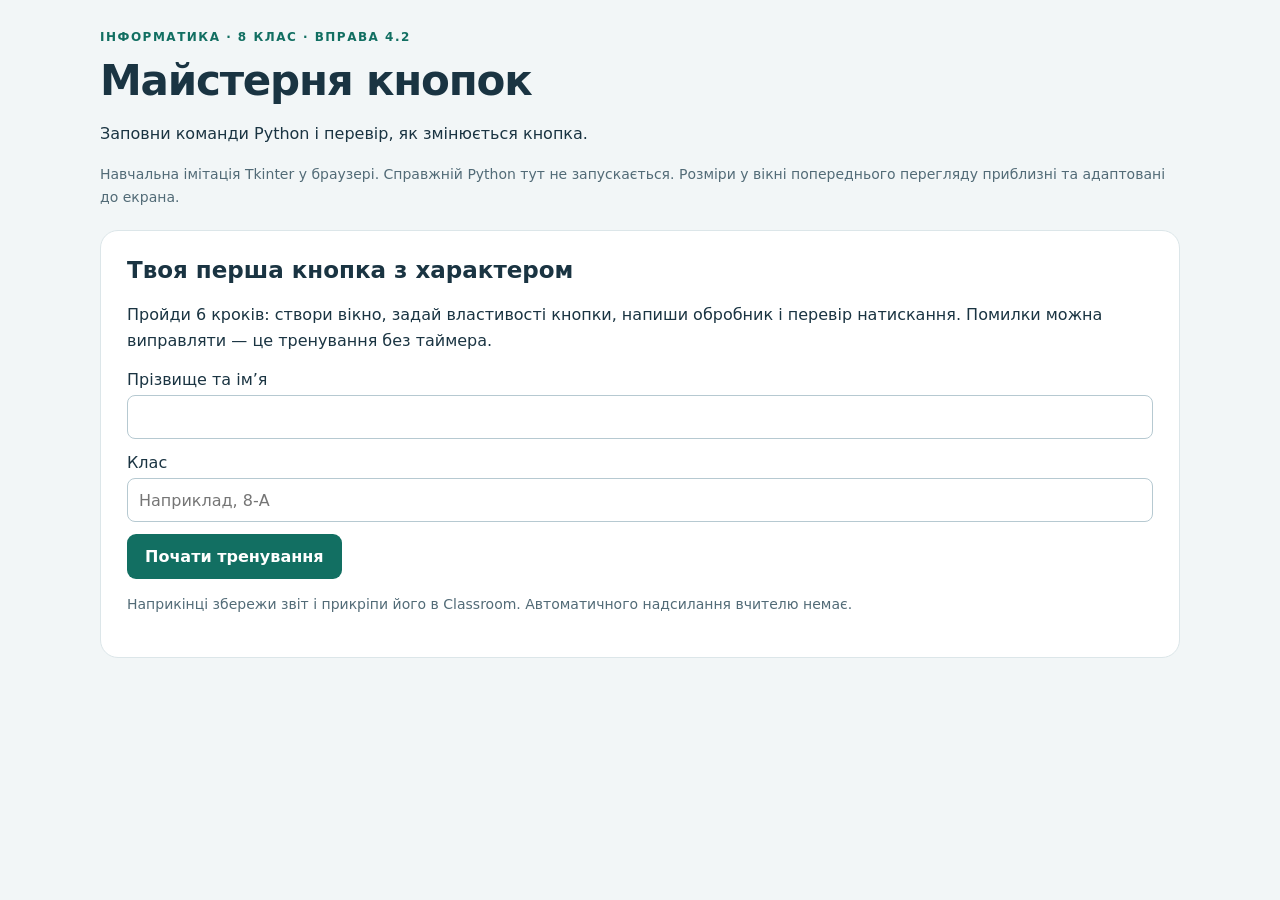
<file: buttons.html>
<!doctype html>
<html lang="uk"><head><meta charset="utf-8"><meta name="viewport" content="width=device-width, initial-scale=1"><title>Майстерня кнопок · Вправа 4.2</title><style>
:root{font-family:system-ui,-apple-system,sans-serif;color:#1a3442;background:#f2f6f7;--green:#126f62}*{box-sizing:border-box}body{margin:0}main{max-width:1120px;margin:auto;padding:30px 20px 70px}h1{font-size:clamp(28px,5vw,42px);letter-spacing:-1.2px;margin:12px 0}h2{font-size:23px;margin-top:0}p{line-height:1.65}.eyebrow{font-size:12px;font-weight:800;letter-spacing:1.5px;color:var(--green)}.muted{color:#526b77;font-size:14px}.card{background:#fff;border:1px solid #dce6e9;border-radius:18px;padding:26px;margin:20px 0}.layout{display:grid;grid-template-columns:minmax(0,1.2fr) minmax(0,1fr);gap:22px;align-items:start}.layout .card{margin-top:0}input,select,button,textarea{font:inherit}button{background:var(--green);border:0;border-radius:9px;color:white;padding:13px 18px;font-weight:650;cursor:pointer;min-height:44px}button:disabled{opacity:.45;cursor:default}.secondary{background:#e9f0f2;color:#234351}.actions{display:flex;gap:10px;flex-wrap:wrap;margin-top:20px}label{display:block;margin:14px 0 6px}input,select{background:white;color:#163642;border:1px solid #b6c9d1;border-radius:8px;padding:11px;max-width:100%;min-height:44px}input[type=text]{width:100%}button:focus-visible,input:focus-visible,select:focus-visible,summary:focus-visible{outline:3px solid #efb43a;outline-offset:3px}.hidden{display:none!important}.code{background:#152c3a;color:#ecf5f7;border-radius:12px;padding:18px;font:15px/2.3 ui-monospace,monospace;overflow:auto;white-space:pre-wrap;overflow-wrap:anywhere}.code select,.code input{background:#284656;color:white;border:1px solid #6c909f;font:inherit;padding:5px 7px;width:auto;max-width:100%;min-width:78px;min-height:40px}.code input{width:95px}.comment{color:#9ec9bd}.toolbar{display:flex;justify-content:space-between;gap:15px;align-items:center;margin:24px 0 10px}.pill{font-size:13px;background:#e0efe9;color:#145e50;border-radius:40px;padding:7px 12px}progress{width:100%;height:8px;accent-color:var(--green);margin-bottom:20px}.window{border:1px solid #b8cbd1;border-radius:11px;overflow:hidden}.window-head{background:#e8eef0;padding:10px 14px;display:flex;justify-content:space-between;font-size:13px}.canvas{height:270px;background:#f0f0f0;display:flex;justify-content:center;align-items:flex-start;padding:0 8px;overflow:auto}.canvas button{border-radius:3px;background:#e6e6e6;color:#161616;border:1px solid #929292;font:14px Arial,sans-serif;min-height:0;padding:3px 6px;max-width:100%;box-shadow:0 1px 2px #bbb}.canvas button:disabled{opacity:1;background:#e6e6e6;color:#777!important;box-shadow:none}.feedback{padding:14px;border-radius:10px;line-height:1.6;margin:18px 0}.good{background:#e5f5eb;color:#165337}.bad{background:#fff1e6;color:#854319}.nav{display:flex;gap:8px;flex-wrap:wrap;margin-bottom:20px}.nav button{padding:8px 14px;border-radius:50%;background:#e2eaed;color:#284855}.nav button[aria-current=step]{background:var(--green);color:white}.big{font-size:44px;font-weight:800;color:var(--green)}#report{white-space:pre-wrap;font:14px/1.7 system-ui}details{margin-top:20px}summary{cursor:pointer}.preview-note{min-height:48px}#storageWarning{color:#934621}@media(max-width:750px){main{padding:20px 14px 50px}.layout{grid-template-columns:1fr;gap:0}.card{padding:20px}.canvas{height:200px}.code{padding:14px;font-size:14px}}@media print{button,.nav,#editor,#welcome{display:none!important}.layout{display:block}.card{border:0}body{background:white}}
</style></head><body><main><header><div class="eyebrow">ІНФОРМАТИКА · 8 КЛАС · ВПРАВА 4.2</div><h1>Майстерня кнопок</h1><p>Заповни команди Python і перевір, як змінюється кнопка.</p><p class="muted">Навчальна імітація Tkinter у браузері. Справжній Python тут не запускається. Розміри у вікні попереднього перегляду приблизні та адаптовані до екрана.</p></header><p id="storageWarning" role="status"></p>
<section id="welcome" class="card"><h2>Твоя перша кнопка з характером</h2><p>Пройди 6 кроків: створи вікно, задай властивості кнопки, напиши обробник і перевір натискання. Помилки можна виправляти — це тренування без таймера.</p><form id="start"><label for="student">Прізвище та ім’я</label><input id="student" type="text" required maxlength="100" autocomplete="name"><label for="className">Клас</label><input id="className" type="text" required maxlength="20" placeholder="Наприклад, 8-А"><button style="margin-top:12px">Почати тренування</button></form><p class="muted">Наприкінці збережи звіт і прикріпи його в Classroom. Автоматичного надсилання вчителю немає.</p></section>
<div id="training" class="hidden"><div class="toolbar"><strong id="who"></strong><span id="count" class="pill"></span></div><progress id="progress" value="0" max="6"></progress><nav id="steps" class="nav" aria-label="Кроки вправи"></nav><div class="layout"><section class="card" id="editor"><div class="eyebrow" id="stepNumber"></div><h2 id="title" style="margin-top:10px"></h2><p id="task"></p><div id="fields"></div><div id="feedback" role="status"></div><div class="actions"><button id="check">Перевірити й запустити</button><button id="next" class="hidden">Наступний крок →</button></div><details><summary>Підказка</summary><p id="hint" class="muted"></p></details></section><aside class="card"><h2>Результат програми</h2><div class="window"><div class="window-head"><span>Вправа 4.2</span><span aria-hidden="true">○ ○ ○</span></div><div id="canvas" class="canvas"><button id="demo" type="button" aria-label="Кнопка програми"></button></div></div><p id="previewNote" class="muted preview-note" aria-live="polite">Спочатку виконай перший крок.</p><button id="rerun" class="secondary">Запустити ще раз</button><p class="muted">У Tkinter width і height задають розміри кнопки в символах і рядках, а pady — відступ у пікселях. disabled робить кнопку недоступною, тому система може показувати її текст сірим.</p></aside></div></div>
<section id="done" class="card hidden"><div class="eyebrow">ТРЕНУВАННЯ ЗАВЕРШЕНО</div><h2 style="margin-top:12px">Кнопка працює!</h2><div class="big">6 / 6 кроків</div><pre id="report"></pre><div class="actions"><button id="downloadReport">Зберегти звіт (.txt)</button><button id="shareReport" class="secondary">Поділитися звітом</button><button id="downloadCode" class="secondary">Зберегти код (.py)</button></div><p>Прикріпи звіт до завдання в Classroom. Якщо завантаження на телефоні незручне, зроби скриншот цього підсумку.</p><details><summary>Переглянути повний код Python</summary><pre class="code" id="fullCode"></pre></details><div class="actions"><button id="back" class="secondary">Повернутися до кроків</button><button id="reset" class="secondary">Почати заново</button></div></section>
<script>
const KEY='tkinter-buttons-practice-v1';
const STEPS=[
{title:'Створи вікно й кнопку',task:'Вікно повинно мати ширину 600 і висоту 400 пікселів. Додай кнопку без власних налаштувань та розмісти її за допомогою pack().',code:["from tkinter import *\n\nroot = Tk()\nroot.geometry('",{key:'size',options:['400x600','600x400','600,400'],correct:'600x400'},"')\nbutton = ",{key:'widget',options:['Label','Button','Entry'],correct:'Button'},"()\nbutton.",{key:'pack',options:['mainloop','click','pack'],correct:'pack'},"()\nroot.mainloop()"],hint:'Формат розміру вікна — ширина x висота. Button створює кнопку, pack розміщує її у вікні.',explain:'Вікно 600×400 створено. Кнопка без тексту виглядає маленькою — це очікувано.'},
{title:'Задай властивості',task:'Напис — «Кнопка 1», висота — 3 рядки, ширина — 15 символів. Відступ зверху та знизу — 30 пікселів.',code:["button = Button(text=",{key:'text',options:["'Кнопка 1'","'8 А клас'","'click'"],correct:"'Кнопка 1'"},", height=",{key:'height',numeric:true,correct:'3'},", width=",{key:'width',numeric:true,correct:'15'},")\nbutton.pack(pady=",{key:'pad',numeric:true,correct:'30'},")"],hint:'text — напис; height — висота; width — ширина; pady — вертикальні відступи. Не плутай ширину й висоту.',explain:'Кнопка отримала напис і нові розміри. pady=30 додає зовнішній відступ по вертикалі.'},
{title:'Напиши обробник click',task:'Підготуй функцію: вона змінить напис на «8 А клас», ширину на 30, колір символів на червоний. Зверни увагу на відступи всередині функції.',code:["def click():\n    button['",{key:'textProp',options:['fg','text','height'],correct:'text'},"'] = '8 А клас'\n    button['width'] = ",{key:'newWidth',numeric:true,correct:'30'},"\n    button['fg'] = '",{key:'color',options:['blue','green','red'],correct:'red'},"'"],hint:'Напис змінює text, ширину — width, колір символів — fg. Англійською «червоний» — red.',explain:'Функцію підготовлено. Кнопка ще не змінюється при натисканні: обробник поки не пов’язаний із нею.'},
{title:'Пов’яжи кнопку з функцією',task:'Додай параметр command, щоб натискання викликало функцію click. Після перевірки натисни кнопку у вікні результату.',code:["button = Button(text='Кнопка 1', height=3, width=15,\n                command=",{key:'command',options:['click()','click',"'click'"],correct:'click'},")\nbutton.pack(pady=30)"],hint:'Передай саму функцію: command=click. Дужки click() викликали б її під час створення кнопки.',explain:'Обробник підключено. Натисни «Кнопка 1», щоб побачити зміну напису, ширини й кольору.',requireClick:true},
{title:'Зроби кнопку недоступною',task:'Додай останню команду до click: після першого натискання кнопка має стати недоступною. Перевір це у вікні результату.',code:["def click():\n    button['text'] = '8 А клас'\n    button['width'] = 30\n    button['fg'] = 'red'\n    button['state'] = '",{key:'state',options:['normal','disabled','active'],correct:'disabled'},"'"],hint:'За доступність відповідає state. Стандартне значення disabled вимикає кнопку.',explain:'Натисни кнопку: напис і ширина зміняться, а повторне натискання стане недоступним.',requireClick:true},
{title:'Перевір розуміння',task:'Три короткі запитання про написану програму.',quiz:[{key:'q1',label:'Що робить command=click?',options:['Установлює напис click','Пов’язує натискання з функцією click','Змінює ширину'],correct:'Пов’язує натискання з функцією click'},{key:'q2',label:'Що означає width=15 для кнопки Tkinter?',options:['Ширину приблизно в 15 символів','Ширину рівно 15 пікселів','Відступ 15 пікселів'],correct:'Ширину приблизно в 15 символів'},{key:'q3',label:'Чому після state="disabled" кнопка не реагує?',options:['Вікно закрилося','Функцію видалено','Кнопка стала недоступною'],correct:'Кнопка стала недоступною'}],hint:'command задає обробник; ширина текстової кнопки вимірюється в символах; disabled вимикає взаємодію.',explain:'Ти правильно пояснив(ла) поведінку кнопки. Тепер можна зберегти результат.'}
];
let state=null,previewStep=-1;const $=id=>document.getElementById(id);const controls=s=>s.quiz||s.code.filter(x=>typeof x==='object');
function save(){try{localStorage.setItem(KEY,JSON.stringify(state))}catch(e){$('storageWarning').textContent='Браузер не дозволяє зберегти прогрес. Не закривай сторінку до завершення.'}}
function validStep(i,values){return controls(STEPS[i]).every(c=>(values[c.key]||'').trim()===c.correct)}
function code(){return `from tkinter import *\n\ndef click():\n    button['text'] = '8 А клас'\n    button['width'] = 30\n    button['fg'] = 'red'\n    button['state'] = 'disabled'\n\nroot = Tk()\nroot.geometry('600x400')\nbutton = Button(text='Кнопка 1', height=3, width=15, command=click)\nbutton.pack(pady=30)\nroot.mainloop()\n`}
function feedback(text,good){$('feedback').className='feedback '+(good?'good':'bad');$('feedback').textContent=text}
function field(c,i){let el=document.createElement(c.numeric?'input':'select');if(c.numeric){el.type='number';el.min='0';el.max='1000';el.step='1';el.inputMode='numeric'}else{let first=document.createElement('option');first.value='';first.textContent='Обери…';el.append(first);for(let v of c.options){let o=document.createElement('option');o.value=v;o.textContent=v;el.append(o)}}el.id=c.key;el.setAttribute('aria-label',c.label||({size:'Розмір вікна',widget:'Назва віджета',pack:'Метод розміщення',text:'Текст кнопки',height:'Висота',width:'Ширина',pad:'Відступ',textProp:'Властивість напису',newWidth:'Нова ширина',color:'Колір',command:'Значення command',state:'Стан кнопки'}[c.key]));el.value=state.values[i][c.key]||'';el.disabled=state.completed[i];el.oninput=()=>{state.values[i][c.key]=el.value;state.checked[i]=false;save();$('feedback').className='';$('feedback').textContent=''};return el}
function render(){let i=state.current,s=STEPS[i];$('welcome').classList.add('hidden');$('training').classList.remove('hidden');$('done').classList.add('hidden');$('who').textContent=state.name+' · '+state.cls;let n=state.completed.filter(Boolean).length;$('count').textContent=n+' / 6 кроків';$('progress').value=n;$('steps').replaceChildren();STEPS.forEach((st,j)=>{let b=document.createElement('button');b.textContent=(j+1)+(state.completed[j]?' ✓':'');b.setAttribute('aria-label','Крок '+(j+1)+': '+st.title);if(j===i)b.setAttribute('aria-current','step');b.disabled=j>0&&!state.completed[j-1];b.onclick=()=>{state.current=j;save();render()};$('steps').append(b)});$('stepNumber').textContent='КРОК '+(i+1)+' З 6';$('title').textContent=s.title;$('task').textContent=s.task;$('hint').textContent=s.hint;$('fields').replaceChildren();if(s.code){let block=document.createElement('div');block.className='code';for(let part of s.code)block.append(typeof part==='string'?document.createTextNode(part):field(part,i));$('fields').append(block)}else for(let c of s.quiz){let l=document.createElement('label');l.htmlFor=c.key;l.textContent=c.label;$('fields').append(l,field(c,i))}document.querySelector('details').open=false;$('check').disabled=state.completed[i];$('next').classList.toggle('hidden',!state.completed[i]);$('next').textContent=i===5?'Завершити та зберегти':'Наступний крок →';$('feedback').className='';$('feedback').textContent='';if(state.completed[i])feedback('Крок виконано. '+s.explain,true);else if(state.checked[i])feedback(s.explain,true);previewStep=state.checked[i]||state.completed[i]?i:Math.min(i-1,4);drawPreview();}
function drawPreview(){let b=$('demo');b.disabled=false;b.style.color='#161616';b.style.width=previewStep<1?'28px':'15ch';b.style.height=previewStep<1?'25px':'4.5em';b.style.marginTop=previewStep<1?'0':'30px';b.textContent=previewStep<1?'':'Кнопка 1';b.classList.toggle('hidden',previewStep<0);$('previewNote').textContent=previewStep<0?'Спочатку виконай перший крок.':previewStep===0?'Кнопка створена з властивостями за замовчуванням.':previewStep<3?'Обробник натискання ще не підключений.':previewStep===3?'Натисни кнопку: запрацює функція click.':'Натисни кнопку: після виконання click вона стане недоступною.';if(state.current===5)$('previewNote').textContent='Можеш ще раз перевірити готову кнопку.';}
function complete(i){state.completed[i]=true;save();$('check').disabled=true;$('next').classList.remove('hidden');$('count').textContent=state.completed.filter(Boolean).length+' / 6 кроків';$('progress').value=state.completed.filter(Boolean).length;for(let el of $('fields').querySelectorAll('input,select'))el.disabled=true;}
$('check').onclick=()=>{let i=state.current;state.attempts[i]++;if(!validStep(i,state.values[i])){save();let missing=controls(STEPS[i]).filter(c=>!state.values[i][c.key]);feedback(missing.length?'Заповни всі пропуски, а потім перевір ще раз.':'Є неточність. Перечитай умову й перевір значення. Можна скористатися підказкою.',false);return}state.checked[i]=true;save();previewStep=i;drawPreview();feedback(STEPS[i].explain,true);if(!STEPS[i].requireClick)complete(i)};
$('demo').onclick=()=>{if(previewStep<3){$('previewNote').textContent='Кнопка натискається, але функцію click ще не підключено через command.';return}let b=$('demo');b.textContent='8 А клас';b.style.width='30ch';b.style.color='red';if(previewStep>=4)b.disabled=true;$('previewNote').textContent=previewStep>=4?'click виконано. Кнопка стала недоступною; її текст може відображатися сірим. Після збільшення ширини pack зберігає вирівнювання по центру.':'click виконано: новий напис, ширина 30 і червоний текст.';let i=state.current;if(STEPS[i].requireClick&&state.checked[i]&&previewStep===i){complete(i);feedback('Код правильний, натискання перевірено. Можна перейти далі.',true)}};
$('rerun').onclick=drawPreview;
$('next').onclick=()=>{if(!state.completed[state.current])return;if(state.current===5){state.ended=state.ended||new Date().toISOString();save();showDone()}else{state.current++;save();render();$('editor').scrollIntoView({behavior:'smooth',block:'start'})}};
function report(){return `Тренажер «Майстерня кнопок» · Вправа 4.2\nУчень: ${state.name}\nКлас: ${state.cls}\nЗавершено: ${new Date(state.ended).toLocaleString('uk-UA')}\nВиконано: ${state.completed.filter(Boolean).length} / 6 кроків\n\n${STEPS.map((s,i)=>`${i+1}. ${s.title}: ${state.completed[i]?'виконано':'не виконано'}; перевірок коду: ${state.attempts[i]}\n`+controls(s).map(c=>`${c.label||c.key}: ${state.values[i][c.key]||'—'}`).join('\n')).join('\n\n')}\n\nПрактика з підказками та повторними спробами. Це навчальний результат, не контрольна оцінка.\n\nКод Python:\n${code()}`}
function showDone(){$('training').classList.add('hidden');$('welcome').classList.add('hidden');$('done').classList.remove('hidden');$('report').textContent=report().split('\n\n')[0];$('fullCode').textContent=code();scrollTo(0,0)}
function download(text,name,type){let u=URL.createObjectURL(new Blob([text],{type})),a=document.createElement('a');a.href=u;a.download=name;a.click();setTimeout(()=>URL.revokeObjectURL(u),1000)}
$('downloadReport').onclick=()=>download('\ufeff'+report(),'buttons-result.txt','text/plain;charset=utf-8');$('downloadCode').onclick=()=>download(code(),'vprava_4_2.py','text/x-python;charset=utf-8');$('shareReport').onclick=async()=>{try{let file=new File(['\ufeff'+report()],'buttons-result.txt',{type:'text/plain'});if(navigator.canShare&&navigator.canShare({files:[file]}))await navigator.share({files:[file],title:'Вправа 4.2'});else if(navigator.share)await navigator.share({title:'Вправа 4.2',text:report()});else download('\ufeff'+report(),'buttons-result.txt','text/plain;charset=utf-8')}catch(e){if(e.name!=='AbortError')download('\ufeff'+report(),'buttons-result.txt','text/plain;charset=utf-8')}};
$('back').onclick=()=>render();$('reset').onclick=()=>{if(confirm('Очистити прогрес? Спочатку збережи свій звіт.')){try{localStorage.removeItem(KEY)}catch(e){}location.reload()}};
$('start').onsubmit=e=>{e.preventDefault();let name=$('student').value.trim(),cls=$('className').value.trim();if(!name||!cls)return;state={name,cls,current:0,values:STEPS.map(()=>({})),completed:STEPS.map(()=>false),checked:STEPS.map(()=>false),attempts:STEPS.map(()=>0),ended:null};save();render()};
try{let saved=JSON.parse(localStorage.getItem(KEY));if(saved&&saved.values?.length===6&&saved.completed?.length===6&&Number.isInteger(saved.current)&&saved.current>=0&&saved.current<6){state=saved;if(state.ended)showDone();else render()}}catch(e){$('storageWarning').textContent='Не вдалося відновити прогрес. Можна почати нове тренування.'}
</script></body></html>
</file>
<file: branching/assets/style.css>
:root{font-family:Segoe UI,system-ui,sans-serif;color:#213a4a;background:#f4f5f1;--blue:#225bc7;--line:#d9e0e2;--muted:#5c6d74}*{box-sizing:border-box}body{margin:0}main{max-width:1060px;margin:auto;padding:0 24px 48px}header{display:flex;align-items:center;justify-content:space-between;gap:20px;padding:26px 0;border-bottom:1px solid var(--line);margin-bottom:28px}.brand{font-weight:750;font-size:20px;letter-spacing:-.5px}header ol{display:flex;list-style:none;gap:18px;padding:0;margin:0;font-size:13px;color:var(--muted)}header li.active{color:var(--blue);font-weight:750}.panel{background:white;border:1px solid var(--line);border-radius:18px;padding:30px;margin-bottom:22px;box-shadow:0 4px 14px #19374904}.narrow{max-width:680px;margin:35px auto}h1{font-size:30px;line-height:1.2;letter-spacing:-.8px;margin:0 0 16px}h2{font-size:16px;margin:0 0 12px;font-weight:650}p{line-height:1.65}button,input,select,textarea{font:inherit}button{min-height:46px;padding:11px 18px;border-radius:9px;border:1px solid #b9c8ce;background:white;color:#233e50;font-weight:650;cursor:pointer}button:hover{background:#eef3fb}button:disabled{opacity:.48;cursor:default}button.primary{background:var(--blue);border-color:var(--blue);color:white}button.primary:hover{background:#174ba8}label{display:block;margin:16px 0 7px;font-size:14px;font-weight:650}input,select,textarea{width:100%;min-height:46px;padding:11px;border:1px solid #b8c5cd;border-radius:8px;color:#203d50;background:white}textarea{resize:vertical;line-height:1.5;min-height:100px;font-family:Consolas,monospace}button:focus-visible,input:focus,select:focus,textarea:focus{outline:3px solid #edc15d;outline-offset:2px}.small{font-size:13px;color:var(--muted)}.policy{font-size:14px;background:#f0f4fb;border-radius:10px;padding:16px}.narrow .primary{margin-top:14px}.progress-line{display:flex;align-items:center;gap:18px;font-size:14px;margin-bottom:15px}.progress-line span{white-space:nowrap}progress{width:100%;height:7px;accent-color:var(--blue)}#taskNav{display:flex;gap:6px;flex-wrap:wrap;margin-bottom:20px}#taskNav button{padding:0;width:36px;min-height:36px;border-radius:50%;font-size:12px}#taskNav .current{background:#213e54;color:white;border-color:#213e54}#taskNav .done{border-color:#6da88a}.instruction{max-width:840px;margin-bottom:26px;font-size:16px}.studio{display:grid;grid-template-columns:minmax(0,1fr) minmax(0,1fr);gap:36px}.studio form,.studio aside{min-width:0}.studio label:first-child{margin-top:0}.preview{min-height:210px;background:#f0f2f5;border:1px solid #d3dbe1;border-radius:12px;position:relative;padding:16px;overflow:hidden;display:flex;flex-direction:column;align-items:center;gap:14px}.preview button,.preview .sim-label{border-radius:4px;background:#e4e6e8;border:1px solid #9da6ae;font:14px Arial,sans-serif;min-height:28px;padding:6px 9px;text-align:center;max-width:100%;overflow-wrap:anywhere;font-weight:400}.preview .sim-label{background:transparent;border-color:transparent;cursor:default}.preview .sim-label.interactive{cursor:pointer;border:1px dashed #8495a3}.preview .empty{margin:auto;color:#667780;font-size:14px}pre{white-space:pre-wrap;overflow-wrap:anywhere;line-height:1.6;font:13px/1.6 Consolas,monospace;color:#41596e;background:#f7f8fa;padding:14px;border-radius:9px}pre:empty{display:none}.feedback{font-size:14px;min-height:24px;padding-top:14px}.feedback.good{color:#256649}.actions{display:flex;gap:12px;border-top:1px solid #e2e6e8;padding-top:20px}.warning{padding:15px 18px;border:1px solid #dfc17b;background:#fff6de;border-radius:10px;line-height:1.6;font-size:14px;margin-bottom:18px}.warning a{margin-left:8px}.warning button{margin:10px 8px 0 0}.question{padding:18px 0;border-bottom:1px solid var(--line)}.question label{line-height:1.6;margin:0 0 10px}.scores{display:grid;grid-template-columns:1fr 1fr;gap:20px;margin:25px 0}.score-card{background:#f0f4fa;padding:22px;border-radius:12px}.score{font-size:36px;font-weight:750;color:var(--blue)}.result-row{padding:15px 0;border-bottom:1px solid var(--line)}.result-row strong{display:block;font-size:14px;margin-bottom:5px}.result-row p{margin:4px 0;font-size:13px;color:#516675}a{color:var(--blue)}.access{max-width:480px}.access h1{font-size:26px}.register{overflow:auto}table{border-collapse:collapse;width:100%;font-size:14px}td,th{padding:12px;text-align:left;border-bottom:1px solid var(--line)}[hidden]{display:none!important}@media(max-width:700px){main{padding:0 16px 30px}header{padding:19px 0;display:block;margin-bottom:20px}.brand{font-size:18px}header ol{margin-top:14px;gap:14px;font-size:12px}.panel{padding:21px;border-radius:14px}.narrow{margin:22px auto}h1{font-size:25px}.studio{grid-template-columns:1fr;gap:24px}.instruction{font-size:15px}.progress-line{font-size:13px;gap:12px}#taskNav{gap:5px}#taskNav button{width:33px;min-height:33px}.scores{grid-template-columns:1fr}.actions button{flex:1;padding:11px}.preview{min-height:200px}.test-panel{padding:20px}.preview button{font-size:13px}}

.code-blanks{white-space:pre-wrap;overflow-wrap:anywhere;font:15px/2.8 Consolas,monospace;margin:0;width:100%;min-width:0}.code-blanks select{display:inline-block;width:auto;max-width:100%;min-height:44px;font:inherit;color:#174c80;border:2px solid #538ac0;border-radius:7px;vertical-align:baseline;padding:4px}#fields{display:block;min-width:0}@media(max-width:600px){.code-blanks{font-size:13px;line-height:3.3}.code-blanks select{font-size:13px;padding:2px;max-width:100%}}

.studio{grid-template-columns:minmax(0,1fr)} #questions label{white-space:pre-line}
</file>
<file: grade9/assets/style.css>
:root{font-family:Segoe UI,system-ui,sans-serif;color:#213a4a;background:#f4f5f1;--blue:#225bc7;--line:#d9e0e2;--muted:#5c6d74}*{box-sizing:border-box}body{margin:0}main{max-width:1060px;margin:auto;padding:0 24px 48px}header{display:flex;align-items:center;justify-content:space-between;gap:20px;padding:26px 0;border-bottom:1px solid var(--line);margin-bottom:28px}.brand{font-weight:750;font-size:20px;letter-spacing:-.5px}header ol{display:flex;list-style:none;gap:18px;padding:0;margin:0;font-size:13px;color:var(--muted)}header li.active{color:var(--blue);font-weight:750}.panel{background:white;border:1px solid var(--line);border-radius:18px;padding:30px;margin-bottom:22px;box-shadow:0 4px 14px #19374904}.narrow{max-width:680px;margin:35px auto}h1{font-size:30px;line-height:1.2;letter-spacing:-.8px;margin:0 0 16px}h2{font-size:16px;margin:0 0 12px;font-weight:650}p{line-height:1.65}button,input,select,textarea{font:inherit}button{min-height:46px;padding:11px 18px;border-radius:9px;border:1px solid #b9c8ce;background:white;color:#233e50;font-weight:650;cursor:pointer}button:hover{background:#eef3fb}button:disabled{opacity:.48;cursor:default}button.primary{background:var(--blue);border-color:var(--blue);color:white}button.primary:hover{background:#174ba8}label{display:block;margin:16px 0 7px;font-size:14px;font-weight:650}input,select,textarea{width:100%;min-height:46px;padding:11px;border:1px solid #b8c5cd;border-radius:8px;color:#203d50;background:white}textarea{resize:vertical;line-height:1.5;min-height:100px;font-family:Consolas,monospace}button:focus-visible,input:focus,select:focus,textarea:focus{outline:3px solid #edc15d;outline-offset:2px}.small{font-size:13px;color:var(--muted)}.policy{font-size:14px;background:#f0f4fb;border-radius:10px;padding:16px}.narrow .primary{margin-top:14px}.progress-line{display:flex;align-items:center;gap:18px;font-size:14px;margin-bottom:15px}.progress-line span{white-space:nowrap}progress{width:100%;height:7px;accent-color:var(--blue)}#taskNav{display:flex;gap:6px;flex-wrap:wrap;margin-bottom:20px}#taskNav button{padding:0;width:36px;min-height:36px;border-radius:50%;font-size:12px}#taskNav .current{background:#213e54;color:white;border-color:#213e54}#taskNav .done{border-color:#6da88a}.instruction{max-width:840px;margin-bottom:26px;font-size:16px}.studio{display:grid;grid-template-columns:minmax(0,1fr) minmax(0,1fr);gap:36px}.studio form,.studio aside{min-width:0}.studio label:first-child{margin-top:0}.preview{min-height:210px;background:#f0f2f5;border:1px solid #d3dbe1;border-radius:12px;position:relative;padding:16px;overflow:hidden;display:flex;flex-direction:column;align-items:center;gap:14px}.preview button,.preview .sim-label{border-radius:4px;background:#e4e6e8;border:1px solid #9da6ae;font:14px Arial,sans-serif;min-height:28px;padding:6px 9px;text-align:center;max-width:100%;overflow-wrap:anywhere;font-weight:400}.preview .sim-label{background:transparent;border-color:transparent;cursor:default}.preview .sim-label.interactive{cursor:pointer;border:1px dashed #8495a3}.preview .empty{margin:auto;color:#667780;font-size:14px}pre{white-space:pre-wrap;overflow-wrap:anywhere;line-height:1.6;font:13px/1.6 Consolas,monospace;color:#41596e;background:#f7f8fa;padding:14px;border-radius:9px}pre:empty{display:none}.feedback{font-size:14px;min-height:24px;padding-top:14px}.feedback.good{color:#256649}.actions{display:flex;gap:12px;border-top:1px solid #e2e6e8;padding-top:20px}.warning{padding:15px 18px;border:1px solid #dfc17b;background:#fff6de;border-radius:10px;line-height:1.6;font-size:14px;margin-bottom:18px}.warning a{margin-left:8px}.warning button{margin:10px 8px 0 0}.question{padding:18px 0;border-bottom:1px solid var(--line)}.question label{line-height:1.6;margin:0 0 10px}.scores{display:grid;grid-template-columns:1fr 1fr;gap:20px;margin:25px 0}.score-card{background:#f0f4fa;padding:22px;border-radius:12px}.score{font-size:36px;font-weight:750;color:var(--blue)}.result-row{padding:15px 0;border-bottom:1px solid var(--line)}.result-row strong{display:block;font-size:14px;margin-bottom:5px}.result-row p{margin:4px 0;font-size:13px;color:#516675}a{color:var(--blue)}.access{max-width:480px}.access h1{font-size:26px}.register{overflow:auto}table{border-collapse:collapse;width:100%;font-size:14px}td,th{padding:12px;text-align:left;border-bottom:1px solid var(--line)}[hidden]{display:none!important}@media(max-width:700px){main{padding:0 16px 30px}header{padding:19px 0;display:block;margin-bottom:20px}.brand{font-size:18px}header ol{margin-top:14px;gap:14px;font-size:12px}.panel{padding:21px;border-radius:14px}.narrow{margin:22px auto}h1{font-size:25px}.studio{grid-template-columns:1fr;gap:24px}.instruction{font-size:15px}.progress-line{font-size:13px;gap:12px}#taskNav{gap:5px}#taskNav button{width:33px;min-height:33px}.scores{grid-template-columns:1fr}.actions button{flex:1;padding:11px}.preview{min-height:200px}.test-panel{padding:20px}.preview button{font-size:13px}}

.list-controls,.list-output{width:100%;min-width:0}.list-controls label{margin-top:0}.list-controls textarea{font:14px/1.5 Consolas,monospace}.run-list{margin:10px 0;background:#225bc7!important;color:white!important;font-weight:650!important;border-radius:8px!important;padding:10px 18px!important;min-height:44px!important}.list-chips{display:flex;gap:7px;flex-wrap:wrap;width:100%;margin:9px 0}.list-chip{display:flex;flex-direction:column;align-items:center;min-width:44px;padding:7px 9px;background:white;border:1px solid #ccd6df;border-radius:8px}.list-chip small{font:11px Consolas,monospace;color:#587083;margin-bottom:6px}.list-chip strong{font:14px Consolas,monospace}.list-chip.selected{border-color:#225bc7;background:#e1ebff}.list-trace{font:13px/1.7 Consolas,monospace;padding-left:22px;overflow-wrap:anywhere}.list-result{font-weight:600}.list-error{color:#973b24}.preview label{font-size:13px}.preview{align-items:stretch}.list-output pre{font-size:13px}#codePreview{font-size:12px}@media(max-width:700px){.list-chip{min-width:38px;padding:6px}.list-controls textarea{font-size:14px}}
</file>
<file: lesson17/assets/style.css>
:root{font-family:Segoe UI,system-ui,sans-serif;color:#213a4a;background:#f4f5f1;--blue:#225bc7;--line:#d9e0e2;--muted:#5c6d74}*{box-sizing:border-box}body{margin:0}main{max-width:1060px;margin:auto;padding:0 24px 48px}header{display:flex;align-items:center;justify-content:space-between;gap:20px;padding:26px 0;border-bottom:1px solid var(--line);margin-bottom:28px}.brand{font-weight:750;font-size:20px;letter-spacing:-.5px}header ol{display:flex;list-style:none;gap:18px;padding:0;margin:0;font-size:13px;color:var(--muted)}header li.active{color:var(--blue);font-weight:750}.panel{background:white;border:1px solid var(--line);border-radius:18px;padding:30px;margin-bottom:22px;box-shadow:0 4px 14px #19374904}.narrow{max-width:680px;margin:35px auto}h1{font-size:30px;line-height:1.2;letter-spacing:-.8px;margin:0 0 16px}h2{font-size:16px;margin:0 0 12px;font-weight:650}p{line-height:1.65}button,input,select,textarea{font:inherit}button{min-height:46px;padding:11px 18px;border-radius:9px;border:1px solid #b9c8ce;background:white;color:#233e50;font-weight:650;cursor:pointer}button:hover{background:#eef3fb}button:disabled{opacity:.48;cursor:default}button.primary{background:var(--blue);border-color:var(--blue);color:white}button.primary:hover{background:#174ba8}label{display:block;margin:16px 0 7px;font-size:14px;font-weight:650}input,select,textarea{width:100%;min-height:46px;padding:11px;border:1px solid #b8c5cd;border-radius:8px;color:#203d50;background:white}textarea{resize:vertical;line-height:1.5;min-height:100px;font-family:Consolas,monospace}button:focus-visible,input:focus,select:focus,textarea:focus{outline:3px solid #edc15d;outline-offset:2px}.small{font-size:13px;color:var(--muted)}.policy{font-size:14px;background:#f0f4fb;border-radius:10px;padding:16px}.narrow .primary{margin-top:14px}.progress-line{display:flex;align-items:center;gap:18px;font-size:14px;margin-bottom:15px}.progress-line span{white-space:nowrap}progress{width:100%;height:7px;accent-color:var(--blue)}#taskNav{display:flex;gap:6px;flex-wrap:wrap;margin-bottom:20px}#taskNav button{padding:0;width:36px;min-height:36px;border-radius:50%;font-size:12px}#taskNav .current{background:#213e54;color:white;border-color:#213e54}#taskNav .done{border-color:#6da88a}.instruction{max-width:840px;margin-bottom:26px;font-size:16px}.studio{display:grid;grid-template-columns:minmax(0,1fr) minmax(0,1fr);gap:36px}.studio form,.studio aside{min-width:0}.studio label:first-child{margin-top:0}.preview{min-height:210px;background:#f0f2f5;border:1px solid #d3dbe1;border-radius:12px;position:relative;padding:16px;overflow:hidden;display:flex;flex-direction:column;align-items:center;gap:14px}.preview button,.preview .sim-label{border-radius:4px;background:#e4e6e8;border:1px solid #9da6ae;font:14px Arial,sans-serif;min-height:28px;padding:6px 9px;text-align:center;max-width:100%;overflow-wrap:anywhere;font-weight:400}.preview .sim-label{background:transparent;border-color:transparent;cursor:default}.preview .sim-label.interactive{cursor:pointer;border:1px dashed #8495a3}.preview .empty{margin:auto;color:#667780;font-size:14px}pre{white-space:pre-wrap;overflow-wrap:anywhere;line-height:1.6;font:13px/1.6 Consolas,monospace;color:#41596e;background:#f7f8fa;padding:14px;border-radius:9px}pre:empty{display:none}.feedback{font-size:14px;min-height:24px;padding-top:14px}.feedback.good{color:#256649}.actions{display:flex;gap:12px;border-top:1px solid #e2e6e8;padding-top:20px}.warning{padding:15px 18px;border:1px solid #dfc17b;background:#fff6de;border-radius:10px;line-height:1.6;font-size:14px;margin-bottom:18px}.warning a{margin-left:8px}.warning button{margin:10px 8px 0 0}.question{padding:18px 0;border-bottom:1px solid var(--line)}.question label{line-height:1.6;margin:0 0 10px}.scores{display:grid;grid-template-columns:1fr 1fr;gap:20px;margin:25px 0}.score-card{background:#f0f4fa;padding:22px;border-radius:12px}.score{font-size:36px;font-weight:750;color:var(--blue)}.result-row{padding:15px 0;border-bottom:1px solid var(--line)}.result-row strong{display:block;font-size:14px;margin-bottom:5px}.result-row p{margin:4px 0;font-size:13px;color:#516675}a{color:var(--blue)}.access{max-width:480px}.access h1{font-size:26px}.register{overflow:auto}table{border-collapse:collapse;width:100%;font-size:14px}td,th{padding:12px;text-align:left;border-bottom:1px solid var(--line)}[hidden]{display:none!important}@media(max-width:700px){main{padding:0 16px 30px}header{padding:19px 0;display:block;margin-bottom:20px}.brand{font-size:18px}header ol{margin-top:14px;gap:14px;font-size:12px}.panel{padding:21px;border-radius:14px}.narrow{margin:22px auto}h1{font-size:25px}.studio{grid-template-columns:1fr;gap:24px}.instruction{font-size:15px}.progress-line{font-size:13px;gap:12px}#taskNav{gap:5px}#taskNav button{width:33px;min-height:33px}.scores{grid-template-columns:1fr}.actions button{flex:1;padding:11px}.preview{min-height:200px}.test-panel{padding:20px}.preview button{font-size:13px}}

.code-blanks{white-space:pre-wrap;overflow-wrap:anywhere;font:15px/2.8 Consolas,monospace;margin:0;width:100%;min-width:0}.code-blanks select{display:inline-block;width:auto;max-width:100%;min-height:44px;font:inherit;color:#174c80;border:2px solid #538ac0;border-radius:7px;vertical-align:baseline;padding:4px}#fields{display:block;min-width:0}@media(max-width:600px){.code-blanks{font-size:13px;line-height:3.3}.code-blanks select{font-size:13px;padding:2px;max-width:100%}}

.studio{grid-template-columns:minmax(0,1fr)} #questions label{white-space:pre-line}

.theory-cards{display:grid;grid-template-columns:repeat(2,minmax(0,1fr));gap:16px;margin:22px 0}
.theory-cards article{background:#f7f8fa;border:1px solid var(--line);border-radius:12px;padding:16px;min-width:0}
.theory-cards p{font-size:14px;margin:10px 0}
.theory-cards pre{background:#eef2f7;margin-bottom:0}
.theory-return{margin-bottom:14px}
header ol{flex-wrap:wrap}
@media(max-width:700px){.theory-cards{grid-template-columns:1fr}}
</file>
<file: practice/assets/style.css>
:root{font-family:Segoe UI,system-ui,sans-serif;color:#213a4a;background:#f4f5f1;--blue:#225bc7;--line:#d9e0e2;--muted:#5c6d74}*{box-sizing:border-box}body{margin:0}main{max-width:1060px;margin:auto;padding:0 24px 48px}header{display:flex;align-items:center;justify-content:space-between;gap:20px;padding:26px 0;border-bottom:1px solid var(--line);margin-bottom:28px}.brand{font-weight:750;font-size:20px;letter-spacing:-.5px}header ol{display:flex;list-style:none;gap:18px;padding:0;margin:0;font-size:13px;color:var(--muted)}header li.active{color:var(--blue);font-weight:750}.panel{background:white;border:1px solid var(--line);border-radius:18px;padding:30px;margin-bottom:22px;box-shadow:0 4px 14px #19374904}.narrow{max-width:680px;margin:35px auto}h1{font-size:30px;line-height:1.2;letter-spacing:-.8px;margin:0 0 16px}h2{font-size:16px;margin:0 0 12px;font-weight:650}p{line-height:1.65}button,input,select,textarea{font:inherit}button{min-height:46px;padding:11px 18px;border-radius:9px;border:1px solid #b9c8ce;background:white;color:#233e50;font-weight:650;cursor:pointer}button:hover{background:#eef3fb}button:disabled{opacity:.48;cursor:default}button.primary{background:var(--blue);border-color:var(--blue);color:white}button.primary:hover{background:#174ba8}label{display:block;margin:16px 0 7px;font-size:14px;font-weight:650}input,select,textarea{width:100%;min-height:46px;padding:11px;border:1px solid #b8c5cd;border-radius:8px;color:#203d50;background:white}textarea{resize:vertical;line-height:1.5;min-height:100px;font-family:Consolas,monospace}button:focus-visible,input:focus,select:focus,textarea:focus{outline:3px solid #edc15d;outline-offset:2px}.small{font-size:13px;color:var(--muted)}.policy{font-size:14px;background:#f0f4fb;border-radius:10px;padding:16px}.narrow .primary{margin-top:14px}.progress-line{display:flex;align-items:center;gap:18px;font-size:14px;margin-bottom:15px}.progress-line span{white-space:nowrap}progress{width:100%;height:7px;accent-color:var(--blue)}#taskNav{display:flex;gap:6px;flex-wrap:wrap;margin-bottom:20px}#taskNav button{padding:0;width:36px;min-height:36px;border-radius:50%;font-size:12px}#taskNav .current{background:#213e54;color:white;border-color:#213e54}#taskNav .done{border-color:#6da88a}.instruction{max-width:840px;margin-bottom:26px;font-size:16px}.studio{display:grid;grid-template-columns:minmax(0,1fr) minmax(0,1fr);gap:36px}.studio form,.studio aside{min-width:0}.studio label:first-child{margin-top:0}.preview{min-height:210px;background:#f0f2f5;border:1px solid #d3dbe1;border-radius:12px;position:relative;padding:16px;overflow:hidden;display:flex;flex-direction:column;align-items:center;gap:14px}.preview button,.preview .sim-label{border-radius:4px;background:#e4e6e8;border:1px solid #9da6ae;font:14px Arial,sans-serif;min-height:28px;padding:6px 9px;text-align:center;max-width:100%;overflow-wrap:anywhere;font-weight:400}.preview .sim-label{background:transparent;border-color:transparent;cursor:default}.preview .sim-label.interactive{cursor:pointer;border:1px dashed #8495a3}.preview .empty{margin:auto;color:#667780;font-size:14px}pre{white-space:pre-wrap;overflow-wrap:anywhere;line-height:1.6;font:13px/1.6 Consolas,monospace;color:#41596e;background:#f7f8fa;padding:14px;border-radius:9px}pre:empty{display:none}.feedback{font-size:14px;min-height:24px;padding-top:14px}.feedback.good{color:#256649}.actions{display:flex;gap:12px;border-top:1px solid #e2e6e8;padding-top:20px}.warning{padding:15px 18px;border:1px solid #dfc17b;background:#fff6de;border-radius:10px;line-height:1.6;font-size:14px;margin-bottom:18px}.warning a{margin-left:8px}.warning button{margin:10px 8px 0 0}.question{padding:18px 0;border-bottom:1px solid var(--line)}.question label{line-height:1.6;margin:0 0 10px}.scores{display:grid;grid-template-columns:1fr 1fr;gap:20px;margin:25px 0}.score-card{background:#f0f4fa;padding:22px;border-radius:12px}.score{font-size:36px;font-weight:750;color:var(--blue)}.result-row{padding:15px 0;border-bottom:1px solid var(--line)}.result-row strong{display:block;font-size:14px;margin-bottom:5px}.result-row p{margin:4px 0;font-size:13px;color:#516675}a{color:var(--blue)}.access{max-width:480px}.access h1{font-size:26px}.register{overflow:auto}table{border-collapse:collapse;width:100%;font-size:14px}td,th{padding:12px;text-align:left;border-bottom:1px solid var(--line)}[hidden]{display:none!important}@media(max-width:700px){main{padding:0 16px 30px}header{padding:19px 0;display:block;margin-bottom:20px}.brand{font-size:18px}header ol{margin-top:14px;gap:14px;font-size:12px}.panel{padding:21px;border-radius:14px}.narrow{margin:22px auto}h1{font-size:25px}.studio{grid-template-columns:1fr;gap:24px}.instruction{font-size:15px}.progress-line{font-size:13px;gap:12px}#taskNav{gap:5px}#taskNav button{width:33px;min-height:33px}.scores{grid-template-columns:1fr}.actions button{flex:1;padding:11px}.preview{min-height:200px}.test-panel{padding:20px}.preview button{font-size:13px}}
</file>
